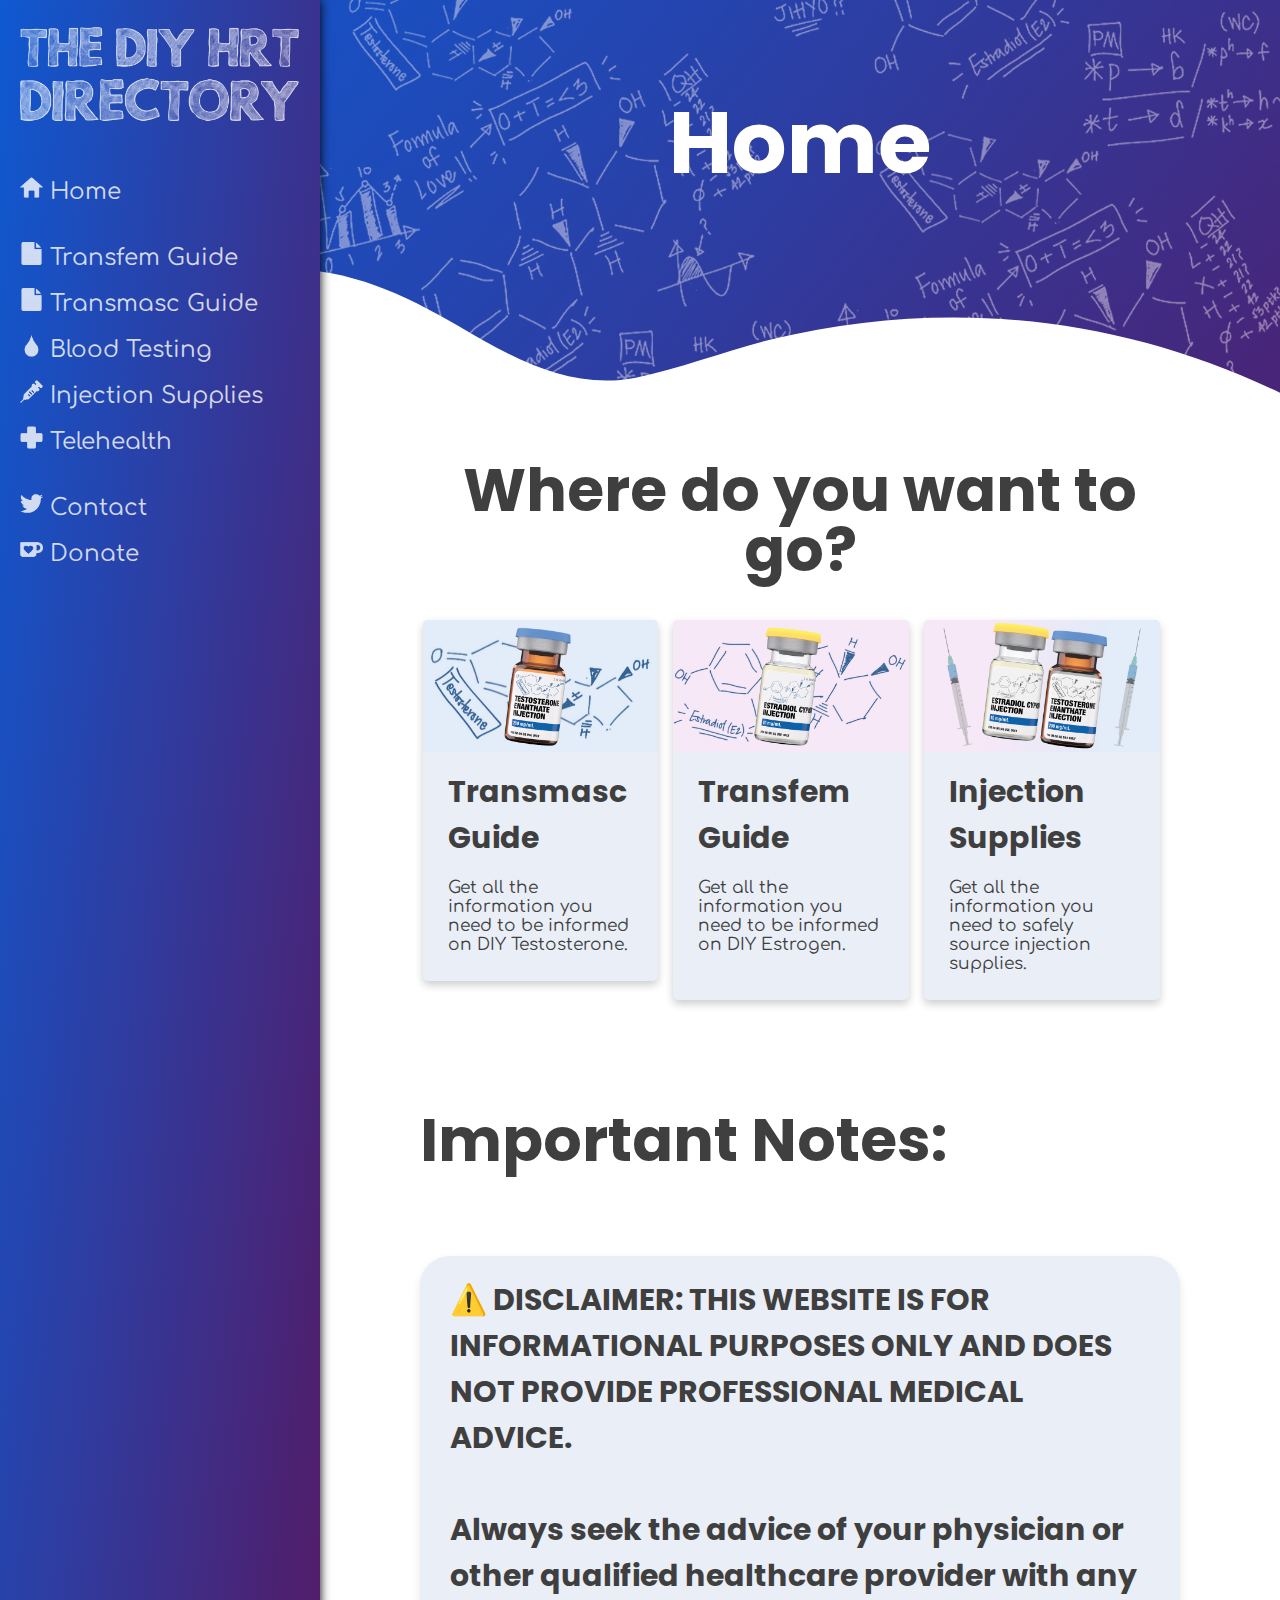
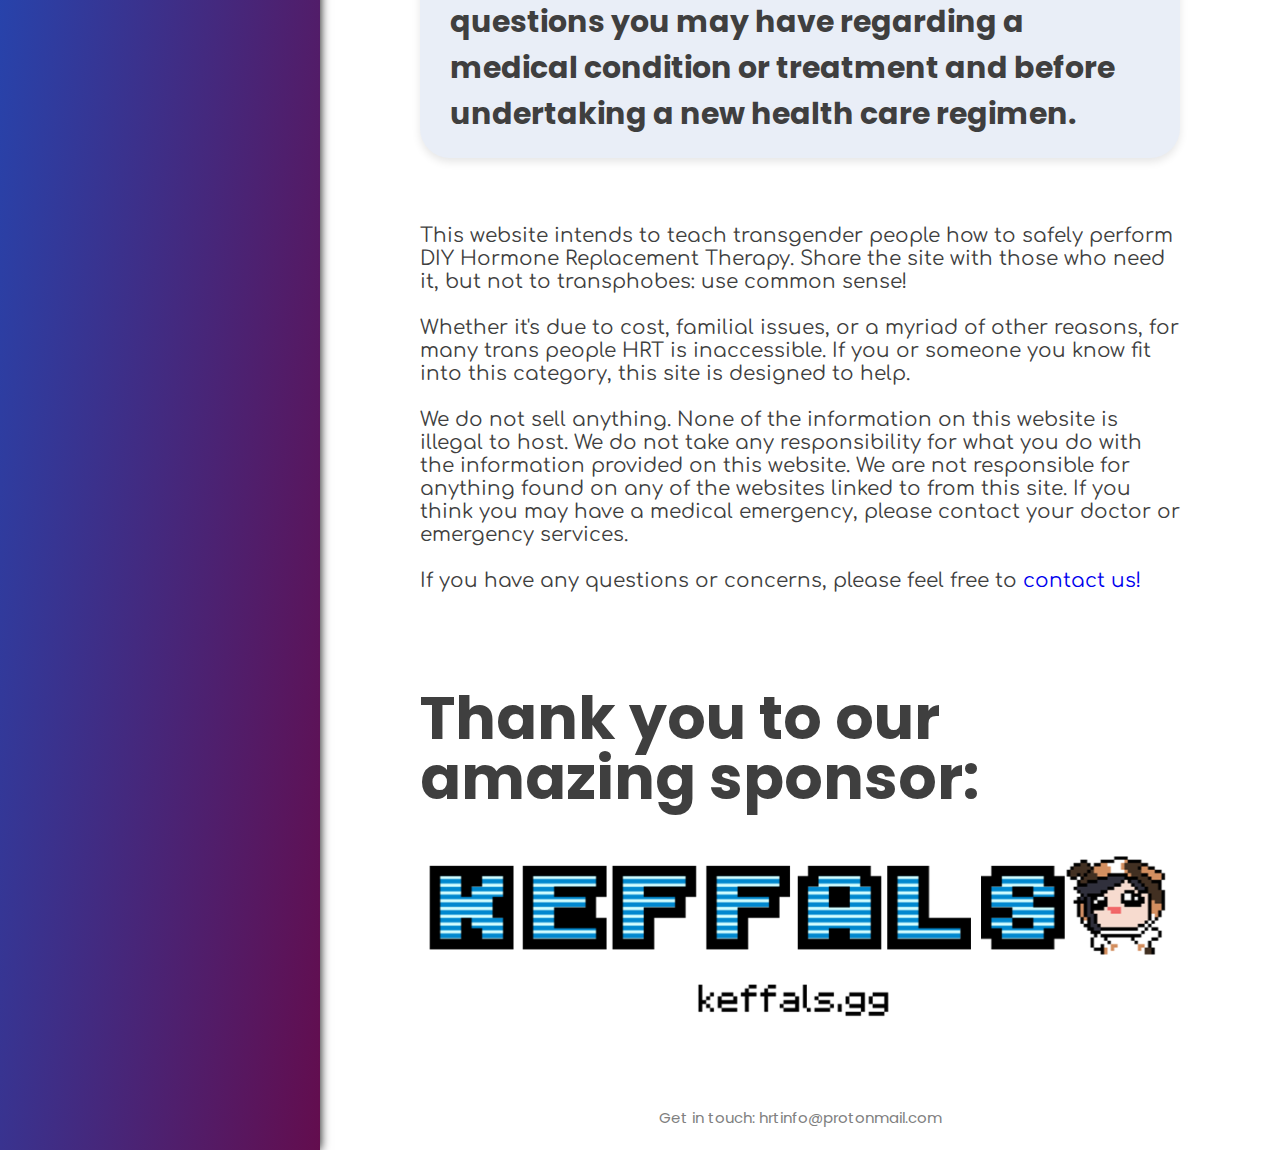
<file: index.html>
<!DOCTYPE html>
<html>
<head>
<link id="theme" rel="stylesheet"type="text/css" href="css/main.css" title="main" />
<meta name="viewport" content="width=device-width, initial-scale=1">
<link href='https://fonts.googleapis.com/css?family=Comfortaa' rel='stylesheet'>
<link href="https://fonts.googleapis.com/css2?family=Poppins:wght@600&display=swap" rel="stylesheet">

<title>DIY HRT Directory</title>
<meta name="title" content="The DIY HRT Directory">
<meta name="description" content="All the information you need to be informed on DIY Hormone Replacement Therapy">

<!-- Open Graph / Facebook -->
<meta property="og:type" content="website">
<meta property="og:url" content="https://diyhrt.github.io">
<meta property="og:title" content="The DIY HRT Directory">
<meta property="og:description" content="All the information you need to be informed on DIY Hormone Replacement Therapy">
<meta property="og:image" content="https://raw.githubusercontent.com/diyhrt/diyhrt.github.io/main/images/embed.png">

<!-- Twitter -->
<meta property="twitter:card" content="summary_large_image">
<meta property="twitter:url" content="https://diyhrt.github.io">
<meta property="twitter:title" content="The DIY HRT Directory">
<meta property="twitter:description" content="All the information you need to be informed on DIY Hormone Replacement Therapy">
<meta property="twitter:image" content="https://raw.githubusercontent.com/diyhrt/diyhrt.github.io/main/images/embed.png">

<!-- Favicon -->
<link rel="apple-touch-icon" sizes="180x180" href="images/favicon_io/apple-touch-icon.png">
<link rel="icon" type="image/png" sizes="32x32" href="images/favicon_io/favicon-32x32.png">
<link rel="icon" type="image/png" sizes="16x16" href="images/favicon_io/favicon-16x16.png">
<link rel="manifest" href="/site.webmanifest">
</head>


<body>
<!-- Sidebar -->
<div class="sidenav">
  <a href="index" style="padding: 0 0 16px 0">
    <img src="images/title.png" alt="Italian Trulli" class="logo">
  </a>

  <div class = "linkGroup">
    <a href="index"><img src="images/home.png" class="navSymbol"> Home</a>
  </div>

  <div class = "linkGroup">
    <a href="transfem"><img src="images/doc.png" class="navSymbol"> Transfem Guide</a>
    <a href="transmasc"><img src="images/doc.png" class="navSymbol"> Transmasc Guide</a>
    <a href="bloodtests"><img src="images/blood.png" class="navSymbol"> Blood Testing</a>
    <a href="injectionsupplies"><img src="images/needle2.png" class="navSymbol"> Injection Supplies</a>
    <a href="apps"><img src="images/apps.png" class="navSymbol"> Telehealth</a>
  </div>

  <div class = "linkGroup">
    <a href="contact"><img src="images/twitter.png" class="navSymbol"> Contact</a>
    <a href="https://ko-fi.com/bobposting" target="_blank"><img src="images/kofi.png" class="navSymbol"> Donate</a>
  </div>
</div>


<section class="banner">
  <h1> Home </h1>
</section>

<div class="main">
  <div class="custom-shape-divider-bottom-1645502261">
      <svg data-name="Layer 1" xmlns="http://www.w3.org/2000/svg" viewBox="0 0 1200 120" preserveAspectRatio="none">
          <!--  <path d="M0,0V46.29c47.79,22.2,103.59,32.17,158,28,70.36-5.37,136.33-33.31,206.8-37.5C438.64,32.43,512.34,53.67,583,72.05c69.27,18,138.3,24.88,209.4,13.08,36.15-6,69.85-17.84,104.45-29.34C989.49,25,1113-14.29,1200,52.47V0Z" opacity=".25" class="shape-fill"></path>
          <path d="M0,0V15.81C13,36.92,27.64,56.86,47.69,72.05,99.41,111.27,165,111,224.58,91.58c31.15-10.15,60.09-26.07,89.67-39.8,40.92-19,84.73-46,130.83-49.67,36.26-2.85,70.9,9.42,98.6,31.56,31.77,25.39,62.32,62,103.63,73,40.44,10.79,81.35-6.69,119.13-24.28s75.16-39,116.92-43.05c59.73-5.85,113.28,22.88,168.9,38.84,30.2,8.66,59,6.17,87.09-7.5,22.43-10.89,48-26.93,60.65-49.24V0Z" opacity=".5" class="shape-fill"></path>
          -->
          <path d="M0,0V5.63C149.93,59,314.09,71.32,475.83,42.57c43-7.64,84.23-20.12,127.61-26.46,59-8.63,112.48,12.24,165.56,35.4C827.93,77.22,886,95.24,951.2,90c86.53-7,172.46-45.71,248.8-84.81V0Z" class="shape-fill"></path>
      </svg>
  </div>


<!-- Main content -->


<section class="boxArea">
    <h2>Where do you want to go?</h2>
    <div class="row">
  <div class="column">
    <a href="transmasc"> <!-- LINK TO PAGE HERE -->
      <div class="card">
        <img src="images/masc.png">
        <h3>Transmasc Guide</h3>
        <p> Get all the information you need to be informed on DIY Testosterone.</p>
      </div>
    </a>
  </div>


  <div class="column">
    <a href="transfem"> <!-- LINK TO PAGE HERE -->
      <div class="card">
        <img src="images/femme.png">
        <h3>Transfem Guide</h3>
        <p> Get all the information you need to be informed on DIY Estrogen.          </p>
      </div>
    </a>
  </div>


  <div class="column">
    <a href="injectionsupplies"> <!-- LINK TO PAGE HERE -->
      <div class="card">
        <img src="images/needles.png">
        <h3>Injection Supplies</h3>
        <p> Get all the information you need to safely source injection supplies.          </p>
      </div>
    </a>
  </div>
</div>
</section>

<h2>Important Notes:</h2>
<p><br><br></p>
<div class="notes">
  <h1>⚠️     DISCLAIMER: THIS WEBSITE IS FOR INFORMATIONAL PURPOSES ONLY AND DOES NOT PROVIDE PROFESSIONAL MEDICAL ADVICE.<br><br>Always seek the advice of your physician or other qualified healthcare provider with any questions you may have regarding a medical condition or treatment and before undertaking a new health care regimen.</h1>
</div>
  <p><br><br>
    This website intends to teach transgender people how to safely perform DIY Hormone Replacement Therapy. Share the site with those who need it, but not to transphobes: use common sense!
    </br></br>
    Whether it's due to cost, familial issues, or a myriad of other reasons, for many trans people HRT is inaccessible.  If you or someone you know fit into this category, this site is designed to help.
    </br></br>
    We do not sell anything. None of the information on this website is illegal to host. We do not take any responsibility for what you do with the information provided on this website. We are not responsible for anything found on any of the websites linked to from this site. If you think you may have a medical emergency, please contact your doctor or emergency services.
  </br></br>
  If you have any questions or concerns, please feel free to <a href="contact">contact us!</a>
  </br></br></br>
  </p>


<h2>Thank you to our amazing sponsor:</h2>
<p>
  <a href = "https://www.keffals.gg/" target="_blank" rel="noopener noreferrer">
  <img src="images/keffals.png" class="contentImage" style="width:99%;">
  </a>
</p>
</div>
</body>

<footer>
<a href="mailto:hrtinfo@protonmail.com" target="_blank" rel="noopener noreferrer">Get in touch: hrtinfo@protonmail.com </a>
</footer>
</html>
</file>
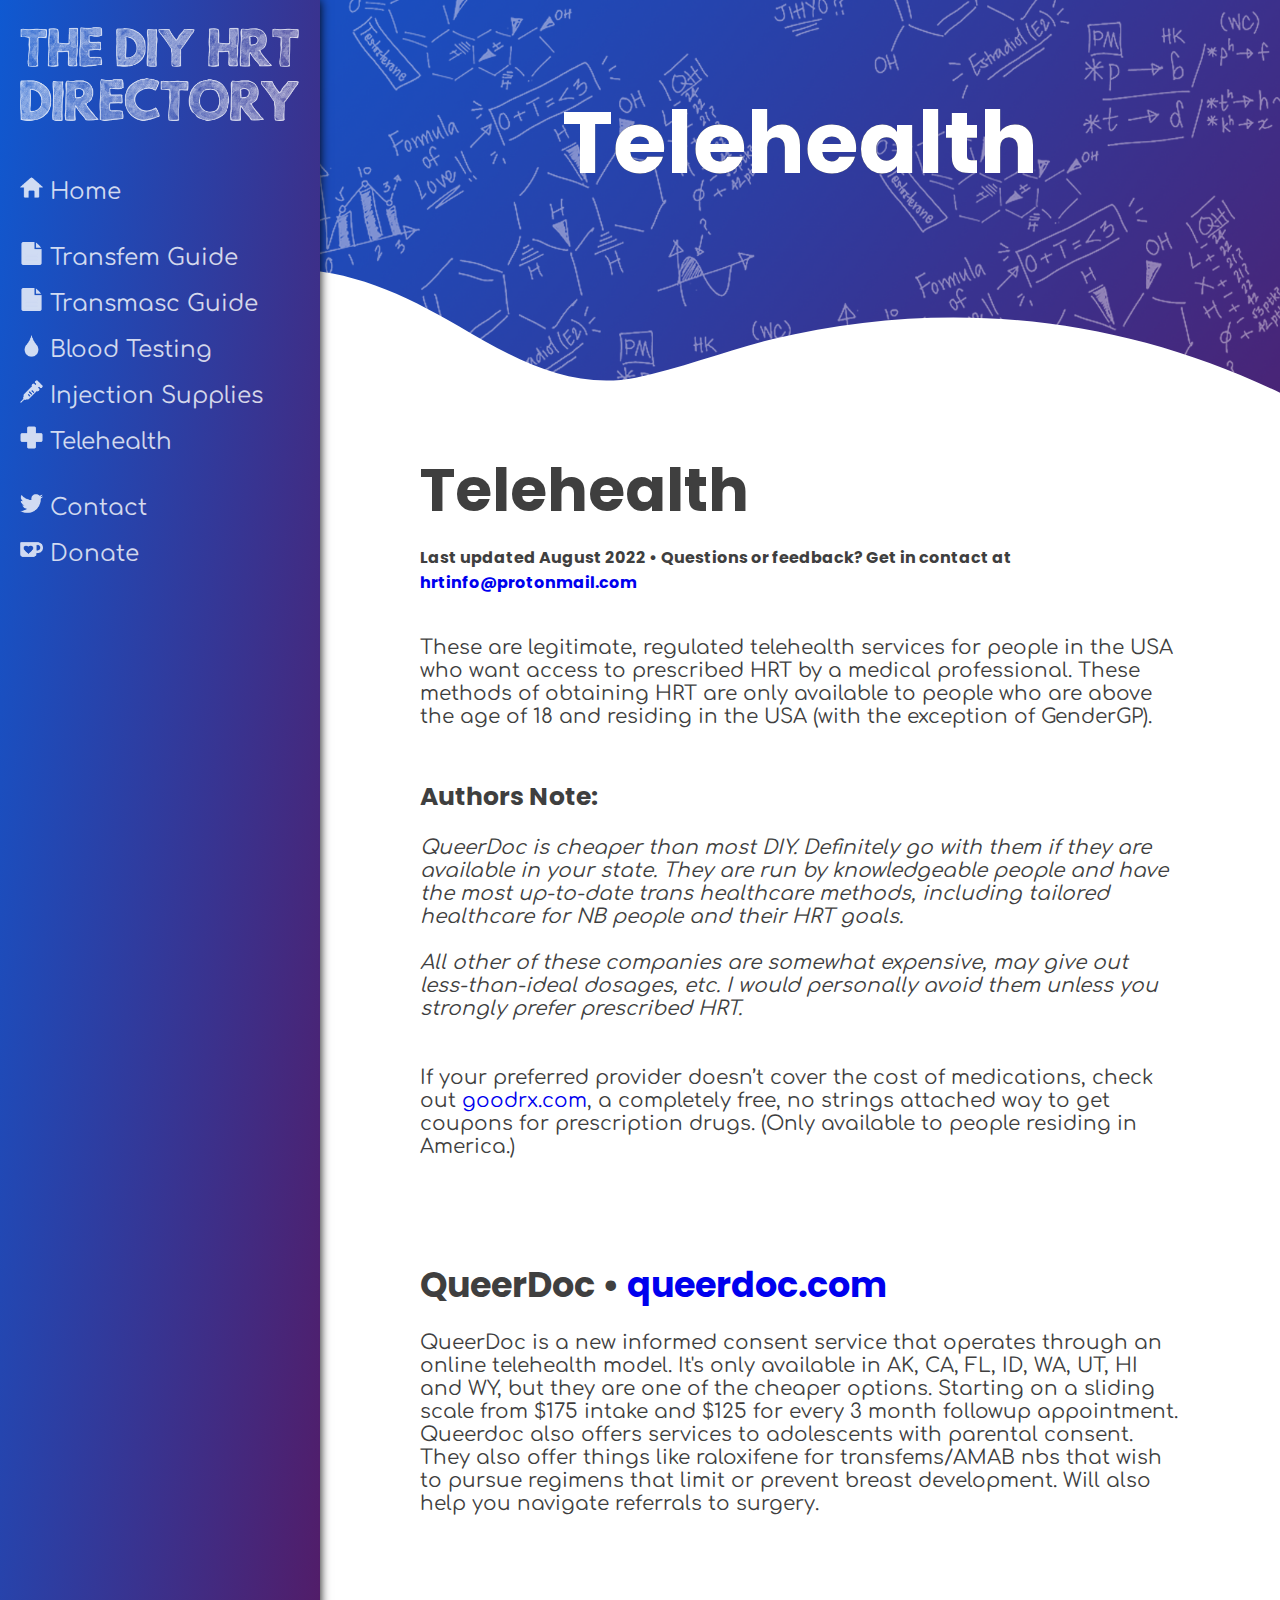
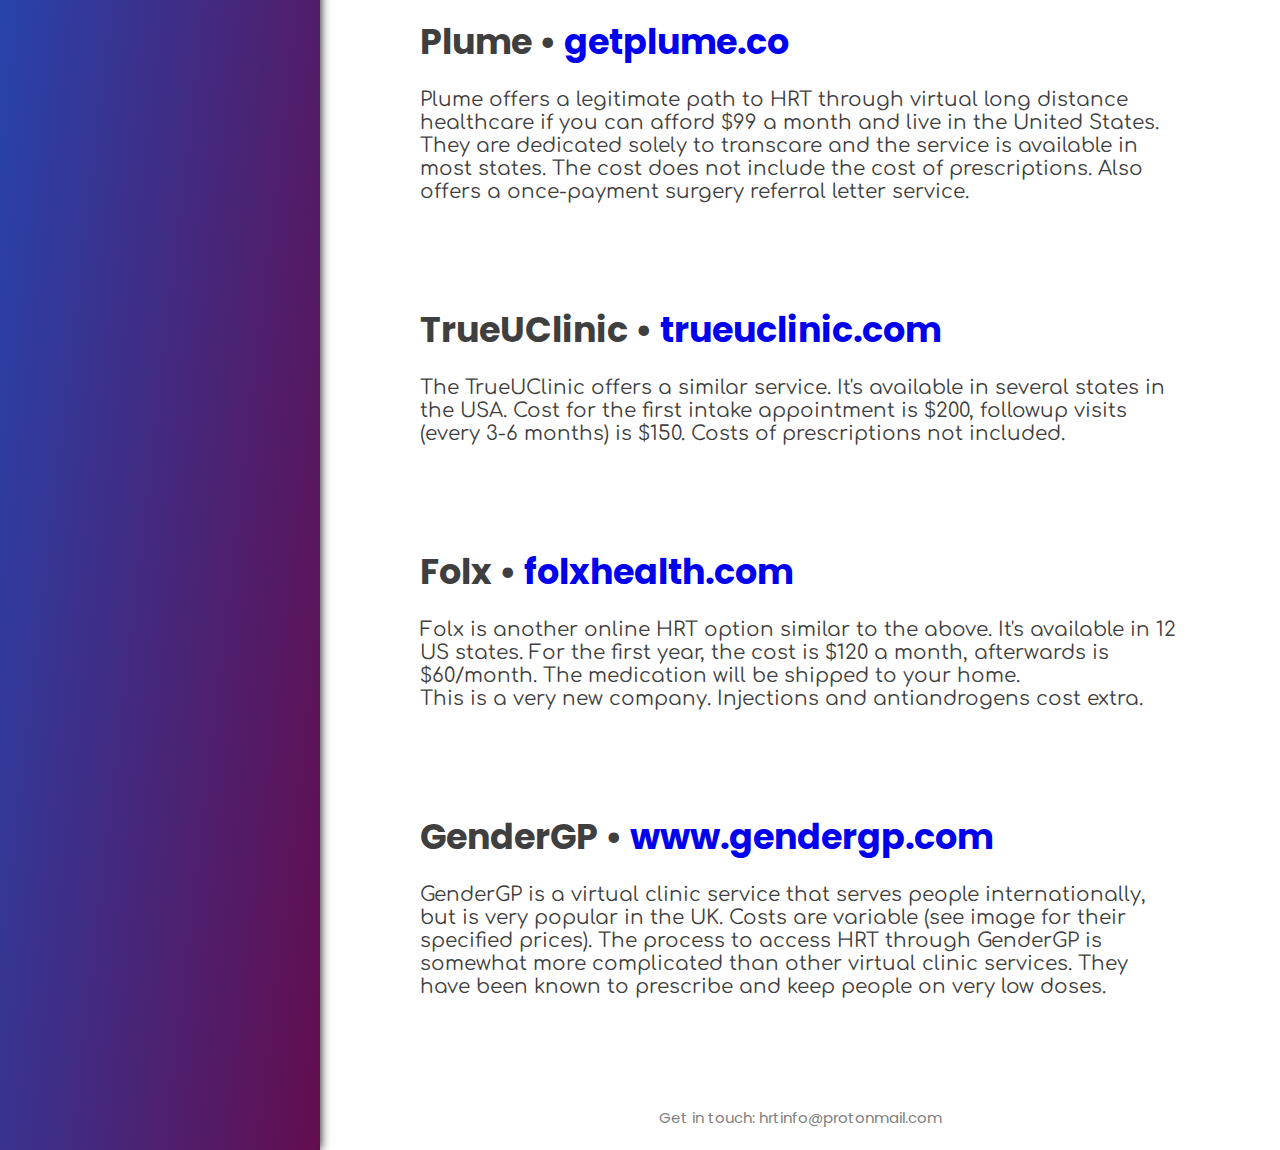
<file: apps.html>
<!DOCTYPE html>
<html>
<head>
<link id="theme" rel="stylesheet"type="text/css" href="css/main.css" title="main" />
<meta name="viewport" content="width=device-width, initial-scale=1">
<link href='https://fonts.googleapis.com/css?family=Comfortaa' rel='stylesheet'>
<link href="https://fonts.googleapis.com/css2?family=Poppins:wght@600&display=swap" rel="stylesheet">

<title>DIY HRT Directory | Apps</title>
<meta name="title" content="The DIY HRT Directory | Apps">
<meta name="description" content="All the information you need to be informed on DIY Hormone Replacement Therapy">

<!-- Open Graph / Facebook -->
<meta property="og:type" content="website">
<meta property="og:url" content="https://diyhrt.github.io">
<meta property="og:title" content="The DIY HRT Directory | Apps">
<meta property="og:description" content="All the information you need to be informed on DIY Hormone Replacement Therapy">
<meta property="og:image" content="https://raw.githubusercontent.com/diyhrt/diyhrt.github.io/main/images/embed.png">

<!-- Twitter -->
<meta property="twitter:card" content="summary_large_image">
<meta property="twitter:url" content="https://diyhrt.github.io">
<meta property="twitter:title" content="The DIY HRT Directory | Apps">
<meta property="twitter:description" content="All the information you need to be informed on DIY Hormone Replacement Therapy">
<meta property="twitter:image" content="https://raw.githubusercontent.com/diyhrt/diyhrt.github.io/main/images/embed.png">

<!-- Favicon -->
<link rel="apple-touch-icon" sizes="180x180" href="images/favicon_io/apple-touch-icon.png">
<link rel="icon" type="image/png" sizes="32x32" href="images/favicon_io/favicon-32x32.png">
<link rel="icon" type="image/png" sizes="16x16" href="images/favicon_io/favicon-16x16.png">
<link rel="manifest" href="/site.webmanifest">
</head>
<body>

<div class="sidenav">

  <a href="index" style="padding: 0 0 16px 0">
    <img src="images/title.png" alt="Italian Trulli" class="logo">
  </a>

  <div class = "linkGroup">
    <a href="index"><img src="images/home.png" class="navSymbol"> Home</a>
  </div>

  <div class = "linkGroup">
    <a href="transfem"><img src="images/doc.png" class="navSymbol"> Transfem Guide</a>
    <a href="transmasc"><img src="images/doc.png" class="navSymbol"> Transmasc Guide</a>
    <a href="bloodtests"><img src="images/blood.png" class="navSymbol"> Blood Testing</a>
    <a href="injectionsupplies"><img src="images/needle2.png" class="navSymbol"> Injection Supplies</a>
    <a href="apps"><img src="images/apps.png" class="navSymbol"> Telehealth</a>
  </div>

  <div class = "linkGroup">
    <a href="contact"><img src="images/twitter.png" class="navSymbol"> Contact</a>
    <a href="https://ko-fi.com/bobposting" target="_blank"><img src="images/kofi.png" class="navSymbol"> Donate</a>
  </div>

  <!-- <div class = "linkGroup">
    <select onchange="location = this.value;", id="language">
      <option value="">🇬🇧 English</option>
      <option value="pt/apps">🇵🇹 Português</option>
    </select>
  </div> -->
  
</div>

<section class="banner">
  <h1>Telehealth</h1>
  <div class = "linkGroup">
    <!-- <select onchange="location = this.value;", id="language">
      <option value="">🇬🇧 English</option>
      <option value="pt/apps">🇵🇹 Português</option>
    </select> -->
    <!-- <div class="dropdown" style="float:right;">
      <button class="dropbtn">🇬🇧 English</button>
      <div class="dropdown-content">
      <a href="">🇬🇧 English</a>
      <a href="pt/apps.html">🇵🇹 Português</a>
      </div>
    </div> -->
  </div>
</section>

<div class="main">
  <div class="custom-shape-divider-bottom-1645502261">
      <svg data-name="Layer 1" xmlns="http://www.w3.org/2000/svg" viewBox="0 0 1200 120" preserveAspectRatio="none">
          <path d="M0,0V5.63C149.93,59,314.09,71.32,475.83,42.57c43-7.64,84.23-20.12,127.61-26.46,59-8.63,112.48,12.24,165.56,35.4C827.93,77.22,886,95.24,951.2,90c86.53-7,172.46-45.71,248.8-84.81V0Z" class="shape-fill"></path>
      </svg>
  </div>

<h2>Telehealth</h2> </br>
<h4> Last updated August 2022 • Questions or feedback? Get in contact at <a href="mailto:hrtinfo@protonmail.com" target="_blank" rel="noopener noreferrer">hrtinfo@protonmail.com </a></h4>

<p>These are legitimate, regulated telehealth services for people in the USA who want access to prescribed HRT by a medical professional. These methods of obtaining HRT are only available to people who are above the age of 18 and residing in the USA (with the exception of GenderGP). </p>

<h6>Authors Note:</h6>
<p><i>
  QueerDoc is cheaper than most DIY. Definitely go with them if they are available in your state. They are run by knowledgeable people and have the most up-to-date trans healthcare methods, including tailored healthcare for NB people and their HRT goals.
  </br></br>
  All other of these companies are somewhat expensive, may give out less-than-ideal dosages, etc. I would personally avoid them unless you strongly prefer prescribed HRT.
  </i></br></br></br>
  If your preferred provider doesn’t cover the cost of medications, check out <a href="https://www.goodrx.com/" target="_blank" rel="noopener noreferrer">goodrx.com</a>, a completely free, no strings attached way to get coupons for prescription drugs. (Only available to people residing in America.)
</p>

<h5>QueerDoc • <a href="https://queerdoc.com/" target="_blank" rel="noopener noreferrer">queerdoc.com</a></h5>
<p>
  QueerDoc is a new informed consent service that operates through an online telehealth model. It's only available in AK, CA, FL, ID, WA, UT, HI and WY, but they are one of the cheaper options. Starting on a sliding scale from $175 intake and $125 for every 3 month followup appointment. Queerdoc also offers services to adolescents with parental consent. They also offer things like raloxifene for transfems/AMAB nbs that wish to pursue regimens that limit or prevent breast development. Will also help you navigate referrals to surgery.
</p>
<h5>Plume • <a href="https://getplume.co/" target="_blank" rel="noopener noreferrer">getplume.co</a></h5>
<p>
  Plume offers a legitimate path to HRT through virtual long distance healthcare if you can afford $99 a month and live in the United States. They are dedicated solely to transcare and the service is available in most states. The cost does not include the cost of prescriptions. Also offers a once-payment surgery referral letter service.
</p>
<h5>TrueUClinic • <a href="https://trueuclinic.com/" target="_blank" rel="noopener noreferrer">trueuclinic.com</a></h5>
<p>
The TrueUClinic offers a similar service. It's available in several states in the USA. Cost for the first intake appointment is $200, followup visits (every 3-6 months) is $150. Costs of prescriptions not included.
</p>
<h5>Folx • <a href="https://www.folxhealth.com/" target="_blank" rel="noopener noreferrer">folxhealth.com</a></h5>
<p>
  Folx is another online HRT option similar to the above. It's available in 12 US states. For the first year, the cost is $120 a month, afterwards is $60/month. The medication will be shipped to your home.</br>
  This is a very new company. Injections and antiandrogens cost extra.
</p>
<h5>GenderGP • <a href="https://www.gendergp.com/" target="_blank" rel="noopener noreferrer">www.gendergp.com</a></h5>
<p>
  GenderGP is a virtual clinic service that serves people internationally, but is very popular in the UK. Costs are variable (see image for their specified prices). The process to access HRT through GenderGP is somewhat more complicated than other virtual clinic services. They have been known to prescribe and keep people on very low doses.
</p>


</br></br>
</div>
</body>

<footer>
<a href="mailto:hrtinfo@protonmail.com" target="_blank" rel="noopener noreferrer">Get in touch: hrtinfo@protonmail.com </a>
</footer>
</html>
</file>
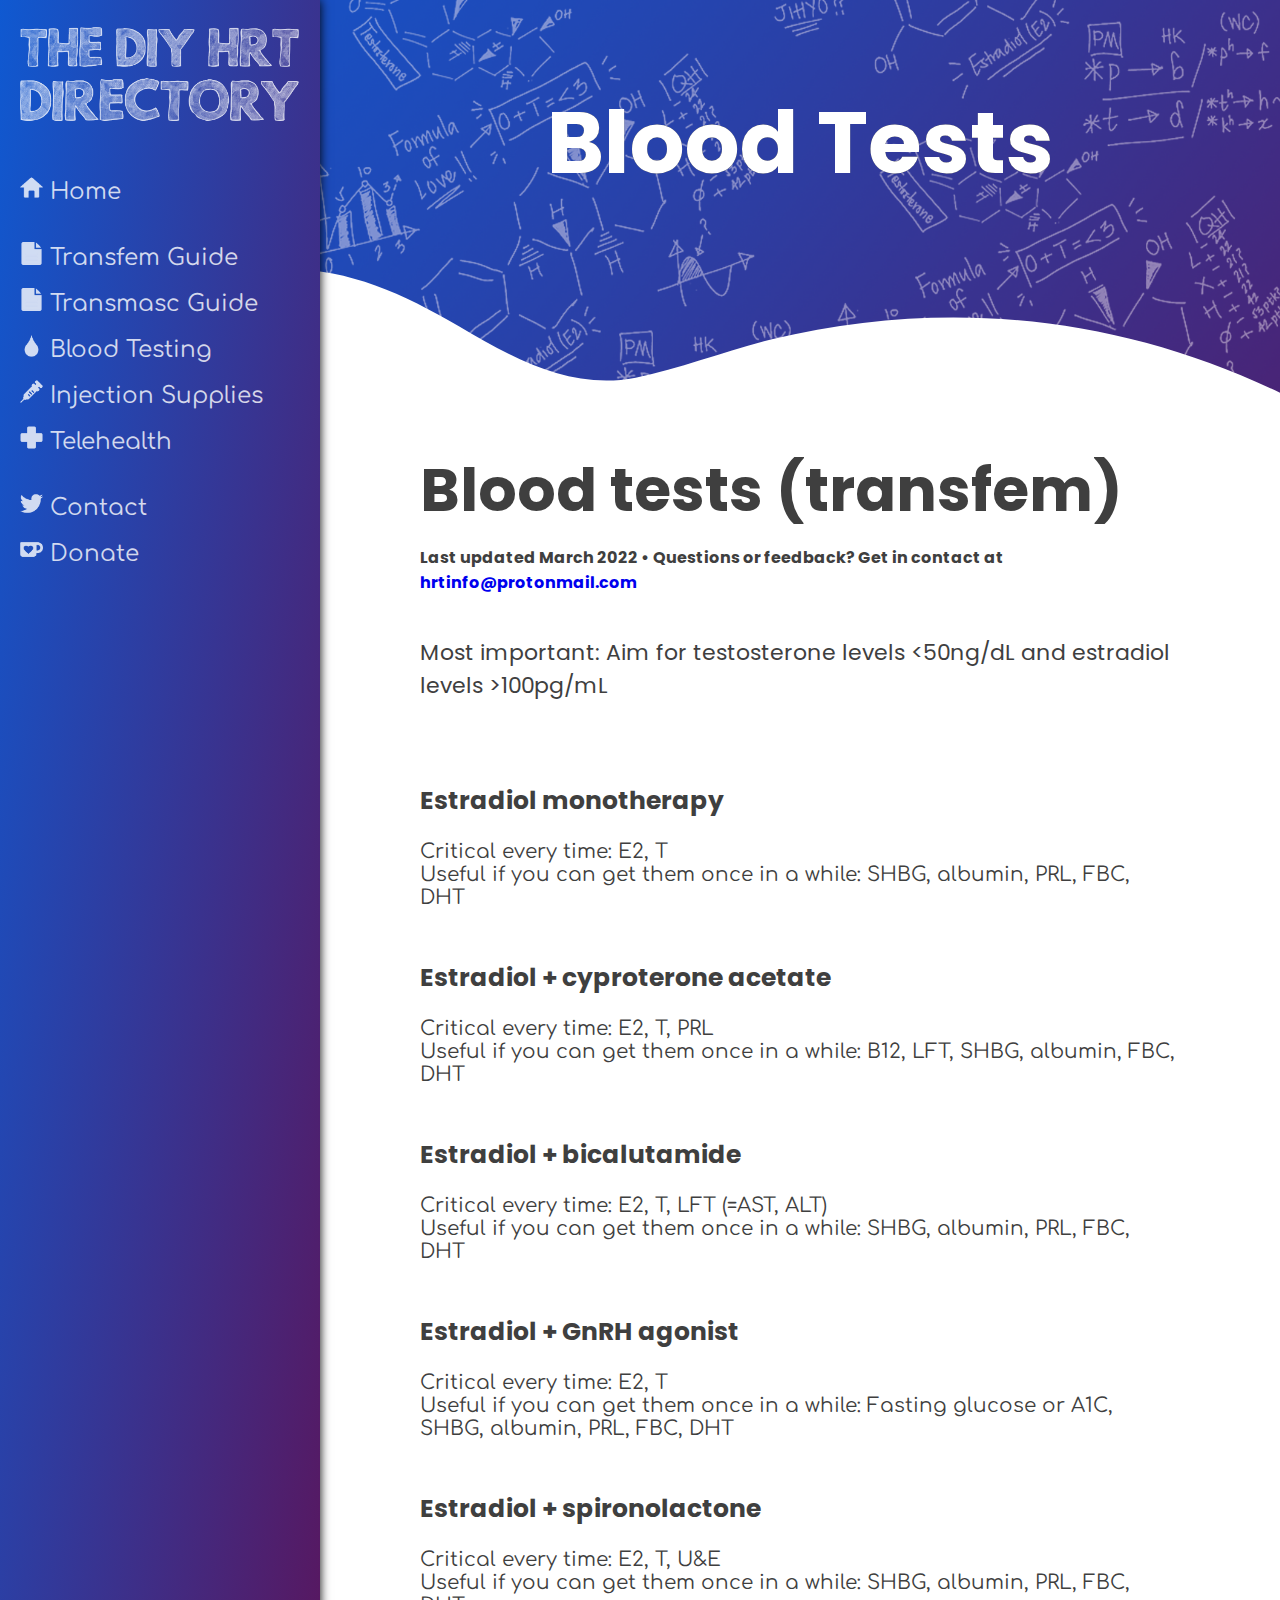
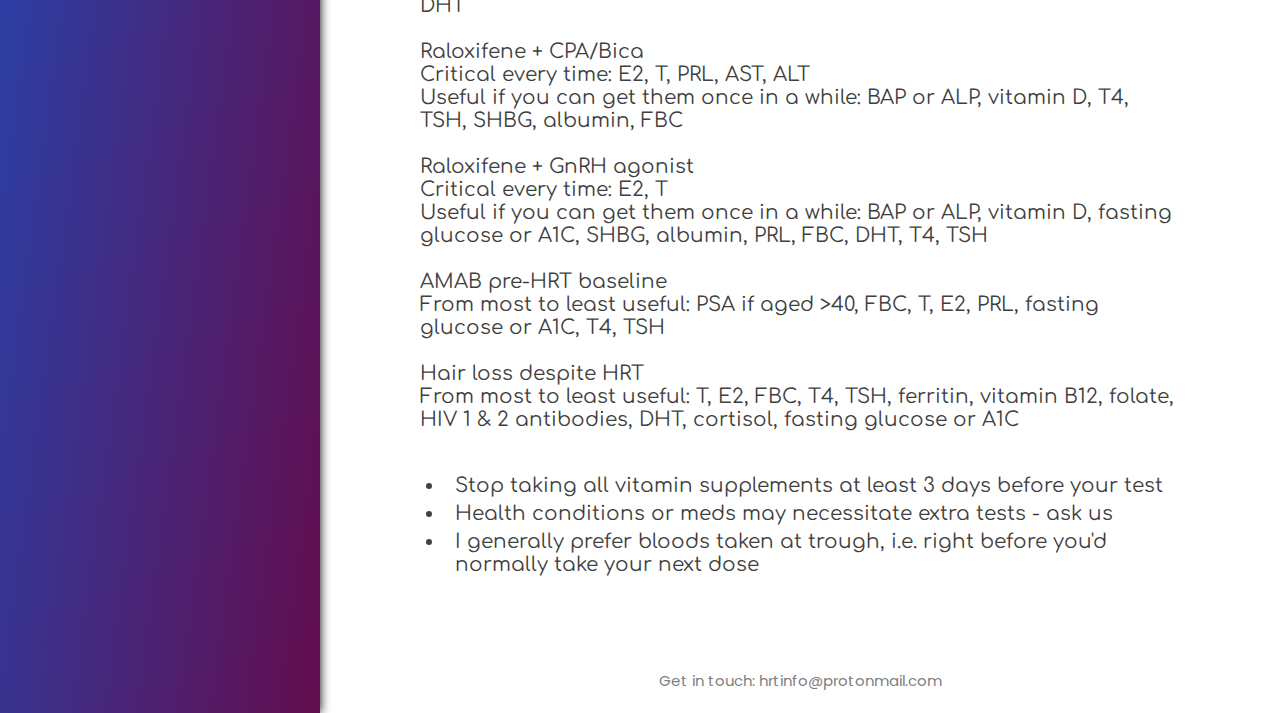
<file: bloodtests.html>
<!DOCTYPE html>
<html>
<head>
<link id="theme" rel="stylesheet"type="text/css" href="css/main.css" title="main" />
<meta name="viewport" content="width=device-width, initial-scale=1">
<link href='https://fonts.googleapis.com/css?family=Comfortaa' rel='stylesheet'>
<link href="https://fonts.googleapis.com/css2?family=Poppins:wght@600&display=swap" rel="stylesheet">

<title>DIY HRT Directory | Blood Tests</title>
<meta name="title" content="The DIY HRT Directory | Blood Tests">
<meta name="description" content="All the information you need to be informed on DIY Hormone Replacement Therapy">

<!-- Open Graph / Facebook -->
<meta property="og:type" content="website">
<meta property="og:url" content="https://diyhrt.github.io">
<meta property="og:title" content="The DIY HRT Directory | Blood Tests">
<meta property="og:description" content="All the information you need to be informed on DIY Hormone Replacement Therapy">
<meta property="og:image" content="https://raw.githubusercontent.com/diyhrt/diyhrt.github.io/main/images/embed.png">

<!-- Twitter -->
<meta property="twitter:card" content="summary_large_image">
<meta property="twitter:url" content="https://diyhrt.github.io">
<meta property="twitter:title" content="The DIY HRT Directory | Blood Tests">
<meta property="twitter:description" content="All the information you need to be informed on DIY Hormone Replacement Therapy">
<meta property="twitter:image" content="https://raw.githubusercontent.com/diyhrt/diyhrt.github.io/main/images/embed.png">

<!-- Favicon -->
<link rel="apple-touch-icon" sizes="180x180" href="images/favicon_io/apple-touch-icon.png">
<link rel="icon" type="image/png" sizes="32x32" href="images/favicon_io/favicon-32x32.png">
<link rel="icon" type="image/png" sizes="16x16" href="images/favicon_io/favicon-16x16.png">
<link rel="manifest" href="/site.webmanifest">
</head>
<body>

<div class="sidenav">

  <a href="index" style="padding: 0 0 16px 0">
    <img src="images/title.png" alt="Italian Trulli" class="logo">
  </a>

  <div class = "linkGroup">
    <a href="index"><img src="images/home.png" class="navSymbol"> Home</a>
  </div>

  <div class = "linkGroup">
    <a href="transfem"><img src="images/doc.png" class="navSymbol"> Transfem Guide</a>
    <a href="transmasc"><img src="images/doc.png" class="navSymbol"> Transmasc Guide</a>
    <a href="bloodtests"><img src="images/blood.png" class="navSymbol"> Blood Testing</a>
    <a href="injectionsupplies"><img src="images/needle2.png" class="navSymbol"> Injection Supplies</a>
    <a href="apps"><img src="images/apps.png" class="navSymbol"> Telehealth</a>
  </div>

  <div class = "linkGroup">
    <a href="contact"><img src="images/twitter.png" class="navSymbol"> Contact</a>
    <a href="https://ko-fi.com/bobposting" target="_blank"><img src="images/kofi.png" class="navSymbol"> Donate</a>
  </div>
</div>

<section class="banner">
  <h1>Blood Tests</h1>

</section>

<div class="main">
  <div class="custom-shape-divider-bottom-1645502261">
      <svg data-name="Layer 1" xmlns="http://www.w3.org/2000/svg" viewBox="0 0 1200 120" preserveAspectRatio="none">
          <path d="M0,0V5.63C149.93,59,314.09,71.32,475.83,42.57c43-7.64,84.23-20.12,127.61-26.46,59-8.63,112.48,12.24,165.56,35.4C827.93,77.22,886,95.24,951.2,90c86.53-7,172.46-45.71,248.8-84.81V0Z" class="shape-fill"></path>
      </svg>
  </div>

<h2>Blood tests (transfem)</h2> </br>
<h4> Last updated March 2022 • Questions or feedback? Get in contact at <a href="mailto:hrtinfo@protonmail.com" target="_blank" rel="noopener noreferrer">hrtinfo@protonmail.com </a></h4>

<h7>Most important: Aim for testosterone levels <50ng/dL and estradiol levels >100pg/mL</h7></br></br></br>

<h6>Estradiol monotherapy</h6>
<p>
  Critical every time: E2, T</br>
  Useful if you can get them once in a while: SHBG, albumin, PRL, FBC, DHT
</p>
<h6>Estradiol + cyproterone acetate</h6>
<p>
  Critical every time: E2, T, PRL</br>
  Useful if you can get them once in a while: B12, LFT, SHBG, albumin, FBC, DHT
</p>
<h6>Estradiol + bicalutamide</h6>
<p>
  Critical every time: E2, T, LFT (=AST, ALT)</br>
  Useful if you can get them once in a while: SHBG, albumin, PRL, FBC, DHT
</p>
<h6>Estradiol + GnRH agonist</h6>
<p>
  Critical every time: E2, T</br>
  Useful if you can get them once in a while: Fasting glucose or A1C, SHBG, albumin, PRL, FBC, DHT
</p>
<h6>Estradiol + spironolactone</h6>
<p>
  Critical every time: E2, T, U&E</br>
  Useful if you can get them once in a while: SHBG, albumin, PRL, FBC, DHT
  </br></br>
  Raloxifene + CPA/Bica</br>
  Critical every time: E2, T, PRL, AST, ALT</br>
  Useful if you can get them once in a while:  BAP or ALP, vitamin D, T4, TSH, SHBG, albumin, FBC
  </br></br>
  Raloxifene + GnRH agonist</br>
  Critical every time: E2, T</br>
  Useful if you can get them once in a while: BAP or ALP, vitamin D, fasting glucose or A1C, SHBG, albumin, PRL, FBC, DHT, T4, TSH
  </br></br>
  AMAB pre-HRT baseline</br>
  From most to least useful: PSA if aged >40, FBC, T, E2, PRL, fasting glucose or A1C, T4, TSH
  </br></br>
  Hair loss despite HRT</br>
  From most to least useful: T, E2, FBC, T4, TSH, ferritin, vitamin B12, folate, HIV 1 & 2 antibodies, DHT, cortisol, fasting glucose or A1C
  </br></br>
</p>
<li>Stop taking all vitamin supplements at least 3 days before your test</li>
<li>Health conditions or meds may necessitate extra tests - ask us</li>
<li>I generally prefer bloods taken at trough, i.e. right before you'd normally take your next dose </li>


</br></br>
</div>
</body>

<footer>
<a href="mailto:hrtinfo@protonmail.com" target="_blank" rel="noopener noreferrer">Get in touch: hrtinfo@protonmail.com </a>
</footer>
</html>
</file>
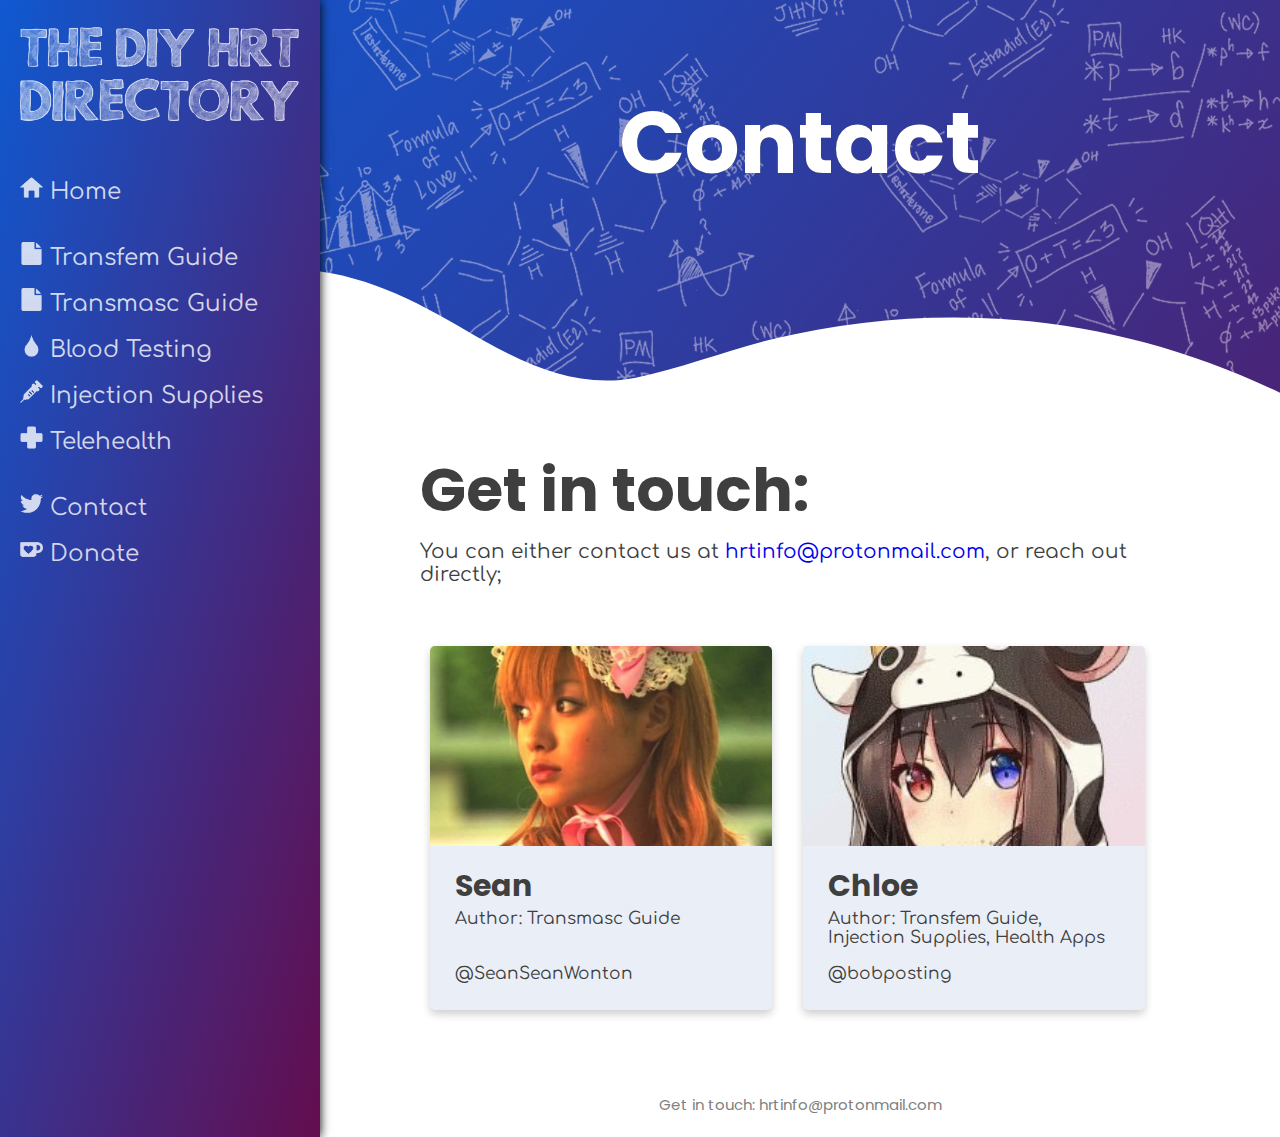
<file: contact.html>
<!DOCTYPE html>
<html>
<head>
<link id="theme" rel="stylesheet"type="text/css" href="css/main.css" title="main" />
<meta name="viewport" content="width=device-width, initial-scale=1">
<link href='https://fonts.googleapis.com/css?family=Comfortaa' rel='stylesheet'>
<link href="https://fonts.googleapis.com/css2?family=Poppins:wght@600&display=swap" rel="stylesheet">

<title>DIY HRT Directory | Contact</title>
<meta name="title" content="The DIY HRT Directory | Contact">
<meta name="description" content="All the information you need to be informed on DIY Hormone Replacement Therapy">

<!-- Open Graph / Facebook -->
<meta property="og:type" content="website">
<meta property="og:url" content="https://diyhrt.github.io">
<meta property="og:title" content="The DIY HRT Directory | Contact">
<meta property="og:description" content="All the information you need to be informed on DIY Hormone Replacement Therapy">
<meta property="og:image" content="https://raw.githubusercontent.com/diyhrt/diyhrt.github.io/main/images/embed.png">

<!-- Twitter -->
<meta property="twitter:card" content="summary_large_image">
<meta property="twitter:url" content="https://diyhrt.github.io">
<meta property="twitter:title" content="The DIY HRT Directory | Contact">
<meta property="twitter:description" content="All the information you need to be informed on DIY Hormone Replacement Therapy">
<meta property="twitter:image" content="https://raw.githubusercontent.com/diyhrt/diyhrt.github.io/main/images/embed.png">

<!-- Favicon -->
<link rel="apple-touch-icon" sizes="180x180" href="images/favicon_io/apple-touch-icon.png">
<link rel="icon" type="image/png" sizes="32x32" href="images/favicon_io/favicon-32x32.png">
<link rel="icon" type="image/png" sizes="16x16" href="images/favicon_io/favicon-16x16.png">
<link rel="manifest" href="/site.webmanifest">
</head>


<body>
<div class="sidenav">
  <a href="index" style="padding: 0 0 16px 0">
    <img src="images/title.png" alt="Italian Trulli" class="logo">
  </a>

  <div class = "linkGroup">
    <a href="index"><img src="images/home.png" class="navSymbol"> Home</a>
  </div>

  <div class = "linkGroup">
    <a href="transfem"><img src="images/doc.png" class="navSymbol"> Transfem Guide</a>
    <a href="transmasc"><img src="images/doc.png" class="navSymbol"> Transmasc Guide</a>
    <a href="bloodtests"><img src="images/blood.png" class="navSymbol"> Blood Testing</a>
    <a href="injectionsupplies"><img src="images/needle2.png" class="navSymbol"> Injection Supplies</a>
    <a href="apps"><img src="images/apps.png" class="navSymbol"> Telehealth</a>
  </div>

  <div class = "linkGroup">
    <a href="contact"><img src="images/twitter.png" class="navSymbol"> Contact</a>
    <a href="https://ko-fi.com/bobposting" target="_blank"><img src="images/kofi.png" class="navSymbol"> Donate</a>
  </div>
</div>

<section class="banner">
  <h1> Contact </h1>
</section>

<div class="main">
  <div class="custom-shape-divider-bottom-1645502261">
      <svg data-name="Layer 1" xmlns="http://www.w3.org/2000/svg" viewBox="0 0 1200 120" preserveAspectRatio="none">
          <path d="M0,0V5.63C149.93,59,314.09,71.32,475.83,42.57c43-7.64,84.23-20.12,127.61-26.46,59-8.63,112.48,12.24,165.56,35.4C827.93,77.22,886,95.24,951.2,90c86.53-7,172.46-45.71,248.8-84.81V0Z" class="shape-fill"></path>
      </svg>
  </div>

<!-- Main content -->

<h2>Get in touch:</h2>
<p> You can either contact us at <a href="mailto:hrtinfo@protonmail.com" target="_blank" rel="noopener noreferrer">hrtinfo@protonmail.com</a>, or reach out directly;</p>


  <div class="row">
    <div class="column2">
      <a href="https://twitter.com/SeanSeanWonton" target="_blank" rel="noopener noreferrer">
        <div class="contact">
          <!-- <img src="https://unavatar.io/twitter/SeanSeanWonton" class="contactBanner"> -->
          <img src="images/sean.jpg" class="contactBanner">
          <h3>Sean</h3>
          <p>Author: Transmasc Guide                                </p>
          <p>@SeanSeanWonton</p>
        </div>
      </a>
    </div>

<div class="column2">
  <a href="https://twitter.com/bobposting" target="_blank" rel="noopener noreferrer">
    <div class="contact">
      <!-- <img src="https://unavatar.io/twitter/bobposting" class="contactBanner"> -->
      <img src="images/chloe.jpg" class="contactBanner">
      <h3>Chloe</h3>
      <p>Author: Transfem Guide, Injection Supplies, Health Apps</p>
      <p>@bobposting</p>
    </div>
  </a>
</div>

</div>
</br>
</div>
</body>

<footer>
<a href="mailto:hrtinfo@protonmail.com" target="_blank" rel="noopener noreferrer">Get in touch: hrtinfo@protonmail.com </a>
</footer>
</html>
</file>
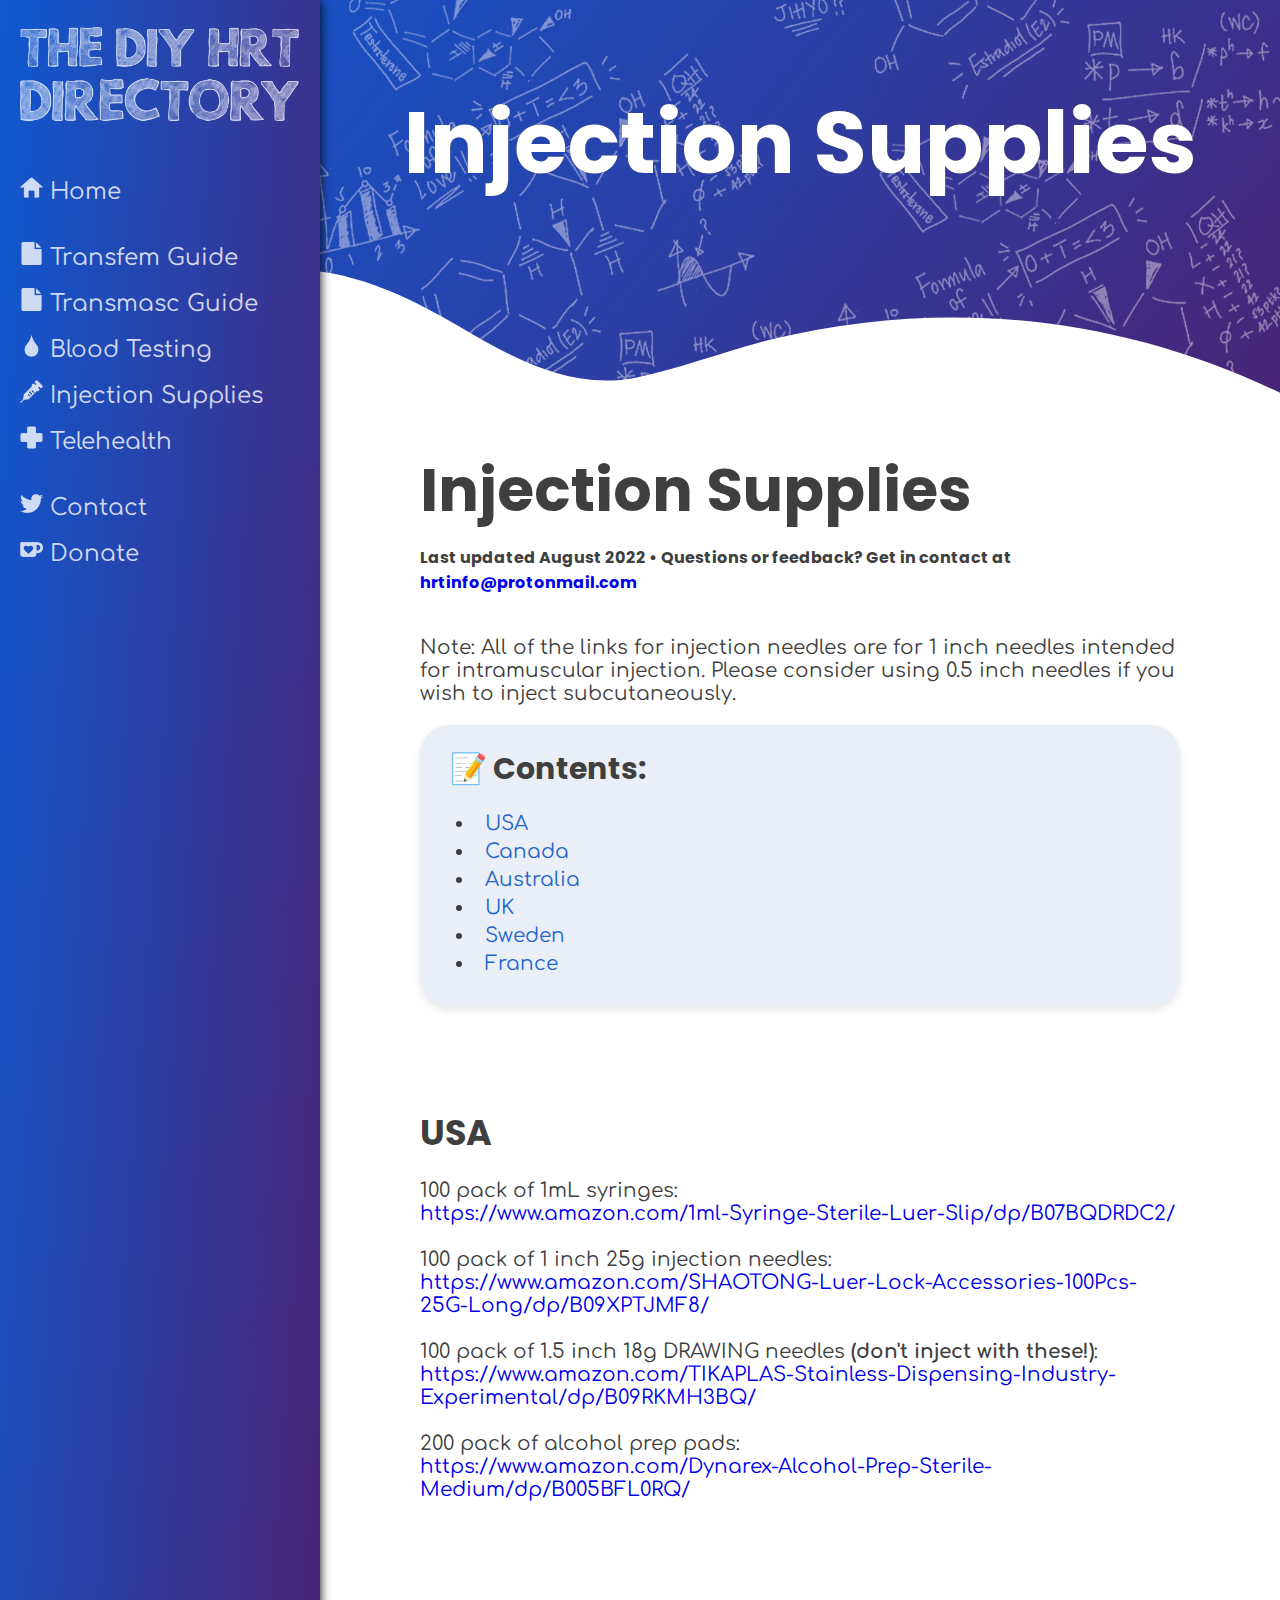
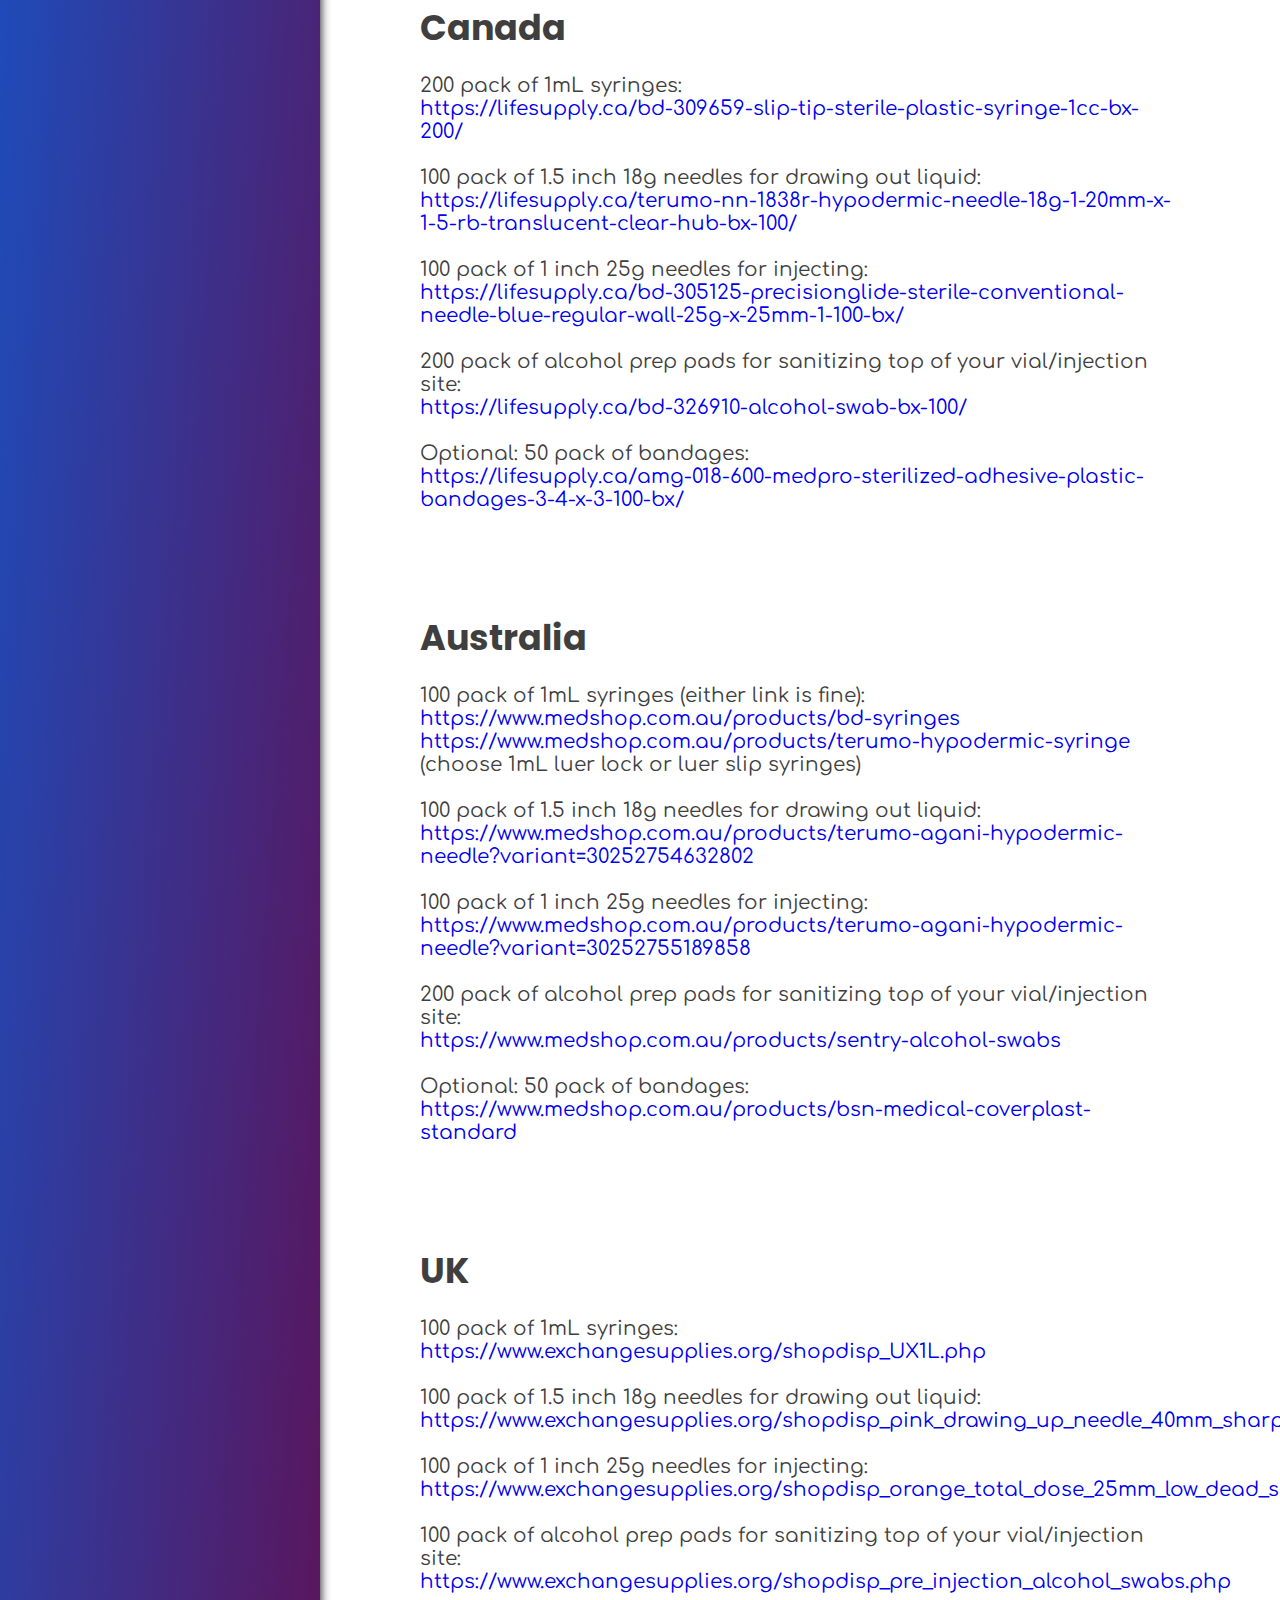
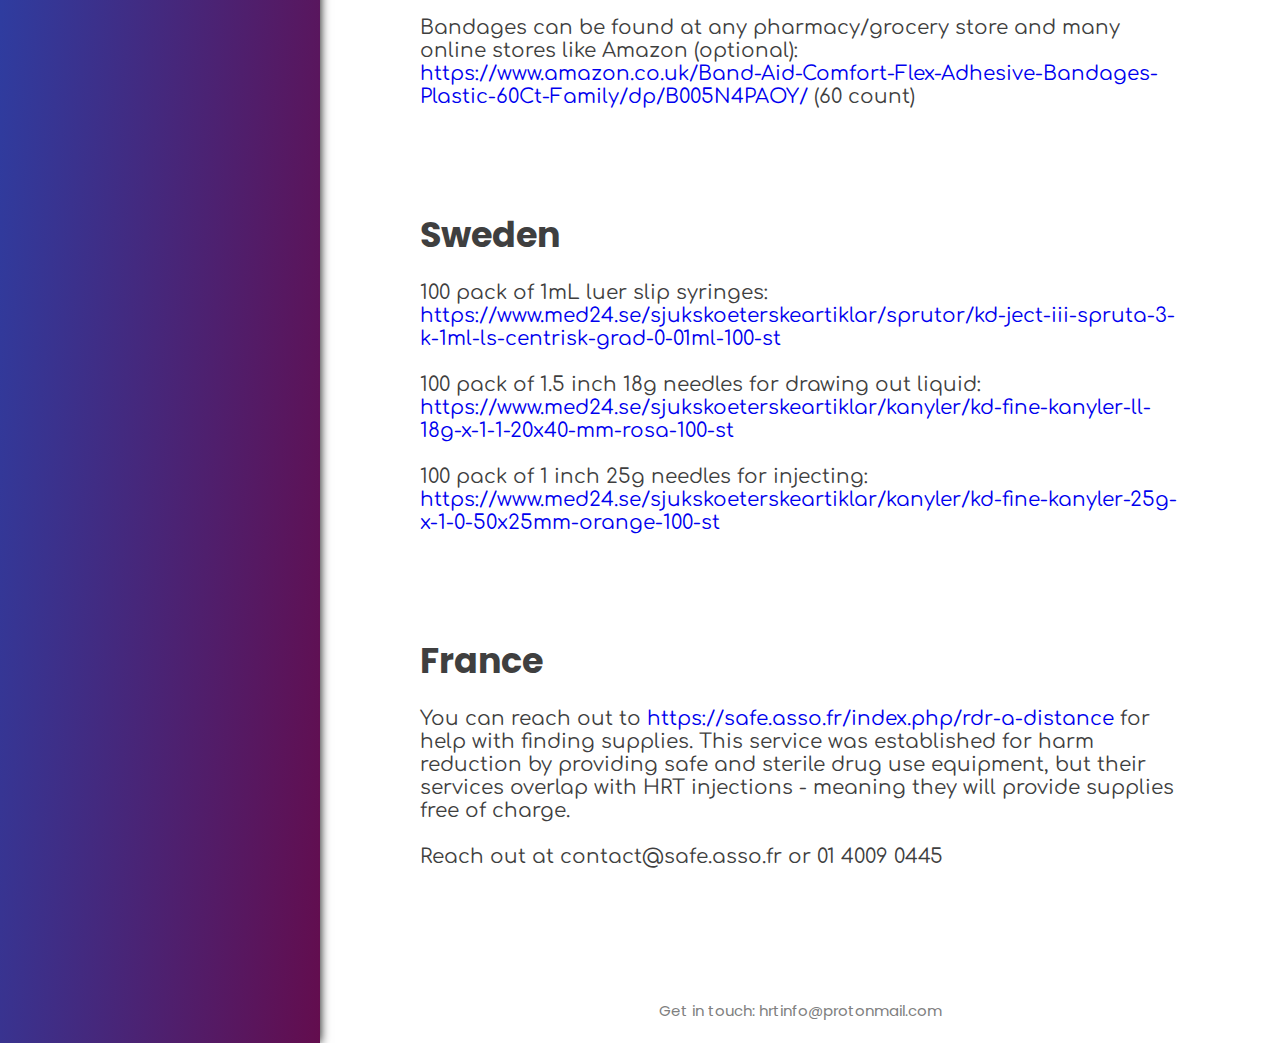
<file: injectionsupplies.html>
<!DOCTYPE html>
<html>
<head>
<link id="theme" rel="stylesheet"type="text/css" href="css/main.css" title="main" />
<meta name="viewport" content="width=device-width, initial-scale=1">
<link href='https://fonts.googleapis.com/css?family=Comfortaa' rel='stylesheet'>
<link href="https://fonts.googleapis.com/css2?family=Poppins:wght@600&display=swap" rel="stylesheet">

<title>DIY HRT Directory | Injection Supplies</title>
<meta name="title" content="The DIY HRT Directory | Injection Supplies">
<meta name="description" content="All the information you need to be informed on DIY Hormone Replacement Therapy">

<!-- Open Graph / Facebook -->
<meta property="og:type" content="website">
<meta property="og:url" content="https://diyhrt.github.io">
<meta property="og:title" content="The DIY HRT Directory | Injection Supplies">
<meta property="og:description" content="All the information you need to be informed on DIY Hormone Replacement Therapy">
<meta property="og:image" content="https://raw.githubusercontent.com/diyhrt/diyhrt.github.io/main/images/embed.png">

<!-- Twitter -->
<meta property="twitter:card" content="summary_large_image">
<meta property="twitter:url" content="https://diyhrt.github.io">
<meta property="twitter:title" content="The DIY HRT Directory | Injection Supplies">
<meta property="twitter:description" content="All the information you need to be informed on DIY Hormone Replacement Therapy">
<meta property="twitter:image" content="https://raw.githubusercontent.com/diyhrt/diyhrt.github.io/main/images/embed.png">

<!-- Favicon -->
<link rel="apple-touch-icon" sizes="180x180" href="images/favicon_io/apple-touch-icon.png">
<link rel="icon" type="image/png" sizes="32x32" href="images/favicon_io/favicon-32x32.png">
<link rel="icon" type="image/png" sizes="16x16" href="images/favicon_io/favicon-16x16.png">
<link rel="manifest" href="/site.webmanifest">
</head>
<body>

<div class="sidenav">

  <a href="index" style="padding: 0 0 16px 0">
    <img src="images/title.png" alt="Italian Trulli" class="logo">
  </a>

  <div class = "linkGroup">
    <a href="index"><img src="images/home.png" class="navSymbol"> Home</a>
  </div>

  <div class = "linkGroup">
    <a href="transfem"><img src="images/doc.png" class="navSymbol"> Transfem Guide</a>
    <a href="transmasc"><img src="images/doc.png" class="navSymbol"> Transmasc Guide</a>
    <a href="bloodtests"><img src="images/blood.png" class="navSymbol"> Blood Testing</a>
    <a href="injectionsupplies"><img src="images/needle2.png" class="navSymbol"> Injection Supplies</a>
    <a href="apps"><img src="images/apps.png" class="navSymbol"> Telehealth</a>
  </div>

  <div class = "linkGroup">
    <a href="contact"><img src="images/twitter.png" class="navSymbol"> Contact</a>
    <a href="https://ko-fi.com/bobposting" target="_blank"><img src="images/kofi.png" class="navSymbol"> Donate</a>
  </div>
</div>

<section class="banner">
  <h1>Injection Supplies</h1>

</section>

<div class="main">
  <div class="custom-shape-divider-bottom-1645502261">
      <svg data-name="Layer 1" xmlns="http://www.w3.org/2000/svg" viewBox="0 0 1200 120" preserveAspectRatio="none">
          <path d="M0,0V5.63C149.93,59,314.09,71.32,475.83,42.57c43-7.64,84.23-20.12,127.61-26.46,59-8.63,112.48,12.24,165.56,35.4C827.93,77.22,886,95.24,951.2,90c86.53-7,172.46-45.71,248.8-84.81V0Z" class="shape-fill"></path>
      </svg>
  </div>

<h2>Injection Supplies</h2> </br>
<h4> Last updated August 2022 • Questions or feedback? Get in contact at <a href="mailto:hrtinfo@protonmail.com" target="_blank" rel="noopener noreferrer">hrtinfo@protonmail.com </a></h4>

  <p>
  Note: All of the links for injection needles are for 1 inch needles intended for intramuscular injection. Please consider using 0.5 inch needles if you wish to inject subcutaneously. </br>
  
<div class="notes">
  <h1>📝 Contents: </h1>
  <li><a href="#usa">USA</a></li>
  <li><a href="#canada">Canada</a></li>
  <li><a href="#australia">Australia</a></li>
  <li><a href="#uk">UK</a></li>
  <li><a href="#sweden">Sweden</a></li>
  <li><a href="#france">France</a></li>
  </br>
</div>

<a id="usa"></a>
<h5>USA</h5>
<p>
  100 pack of 1mL syringes:</br>
  <a href="https://www.amazon.com/1ml-Syringe-Sterile-Luer-Slip/dp/B07BQDRDC2/" target="_blank" rel="noopener noreferrer">https://www.amazon.com/1ml-Syringe-Sterile-Luer-Slip/dp/B07BQDRDC2/</a>
</br></br>
  100 pack of 1 inch 25g injection needles:</br>
  <a href="https://www.amazon.com/SHAOTONG-Luer-Lock-Accessories-100Pcs-25G-Long/dp/B09XPTJMF8/" target="_blank" rel="noopener noreferrer">https://www.amazon.com/SHAOTONG-Luer-Lock-Accessories-100Pcs-25G-Long/dp/B09XPTJMF8/</a>
</br></br>
  100 pack of 1.5 inch 18g DRAWING needles <b>(don't inject with these!)</b>:</br>
  <a href="https://www.amazon.com/TIKAPLAS-Stainless-Dispensing-Industry-Experimental/dp/B09RKMH3BQ/" target="_blank" rel="noopener noreferrer">https://www.amazon.com/TIKAPLAS-Stainless-Dispensing-Industry-Experimental/dp/B09RKMH3BQ/</a>
</br></br>
  200 pack of alcohol prep pads:</br>
  <a href="https://www.amazon.com/Dynarex-Alcohol-Prep-Sterile-Medium/dp/B005BFL0RQ/" target="_blank" rel="noopener noreferrer">https://www.amazon.com/Dynarex-Alcohol-Prep-Sterile-Medium/dp/B005BFL0RQ/</a>
</p>

<a id="canada"></a>
<h5>Canada</h5>
<p>
  200 pack of 1mL syringes:</br>
  <a href="https://lifesupply.ca/bd-309659-slip-tip-sterile-plastic-syringe-1cc-bx-200/" target="_blank" rel="noopener noreferrer">https://lifesupply.ca/bd-309659-slip-tip-sterile-plastic-syringe-1cc-bx-200/</a>
</br></br>
  100 pack of 1.5 inch 18g needles for drawing out liquid:</br>
  <a href="https://lifesupply.ca/terumo-nn-1838r-hypodermic-needle-18g-1-20mm-x-1-5-rb-translucent-clear-hub-bx-100/" target="_blank" rel="noopener noreferrer">https://lifesupply.ca/terumo-nn-1838r-hypodermic-needle-18g-1-20mm-x-1-5-rb-translucent-clear-hub-bx-100/</a>
</br></br>
  100 pack of 1 inch 25g needles for injecting:</br>
  <a href="https://lifesupply.ca/bd-305125-precisionglide-sterile-conventional-needle-blue-regular-wall-25g-x-25mm-1-100-bx/" target="_blank" rel="noopener noreferrer">https://lifesupply.ca/bd-305125-precisionglide-sterile-conventional-needle-blue-regular-wall-25g-x-25mm-1-100-bx/</a>
</br></br>
  200 pack of alcohol prep pads for sanitizing top of your vial/injection site:</br>
  <a href="https://lifesupply.ca/bd-326910-alcohol-swab-bx-100/" target="_blank" rel="noopener noreferrer">https://lifesupply.ca/bd-326910-alcohol-swab-bx-100/</a>
</br></br>
  Optional: 50 pack of bandages:</br>
  <a href="https://lifesupply.ca/amg-018-600-medpro-sterilized-adhesive-plastic-bandages-3-4-x-3-100-bx/" target="_blank" rel="noopener noreferrer">https://lifesupply.ca/amg-018-600-medpro-sterilized-adhesive-plastic-bandages-3-4-x-3-100-bx/</a>
</p>

<a id="australia"></a>
<h5>Australia</h5>
<p>
  100 pack of 1mL syringes (either link is fine):</br>
  <a href="https://www.medshop.com.au/products/bd-syringes" target="_blank" rel="noopener noreferrer">https://www.medshop.com.au/products/bd-syringes</a></br>
  <a href="https://www.medshop.com.au/products/terumo-hypodermic-syringe" target="_blank" rel="noopener noreferrer">https://www.medshop.com.au/products/terumo-hypodermic-syringe</a></br>
  (choose 1mL luer lock or luer slip syringes)
</br></br>
  100 pack of 1.5 inch 18g needles for drawing out liquid:</br>
  <a href="https://www.medshop.com.au/products/terumo-agani-hypodermic-needle?variant=30252754632802" target="_blank" rel="noopener noreferrer">https://www.medshop.com.au/products/terumo-agani-hypodermic-needle?variant=30252754632802</a>
</br></br>
  100 pack of 1 inch 25g needles for injecting:</br>
  <a href="https://www.medshop.com.au/products/terumo-agani-hypodermic-needle?variant=30252755189858" target="_blank" rel="noopener noreferrer">https://www.medshop.com.au/products/terumo-agani-hypodermic-needle?variant=30252755189858</a>
</br></br>
  200 pack of alcohol prep pads for sanitizing top of your vial/injection site:</br>
  <a href="https://www.medshop.com.au/products/sentry-alcohol-swabs" target="_blank" rel="noopener noreferrer">https://www.medshop.com.au/products/sentry-alcohol-swabs</a>
</br></br>
  Optional: 50 pack of bandages:</br>
  <a href="https://www.medshop.com.au/products/bsn-medical-coverplast-standard" target="_blank" rel="noopener noreferrer">https://www.medshop.com.au/products/bsn-medical-coverplast-standard</a>
</p>

<a id="uk"></a>
<h5>UK</h5>
<p>
  100 pack of 1mL syringes:</br>
  <a href="https://www.exchangesupplies.org/shopdisp_UX1L.php" target="_blank" rel="noopener noreferrer">https://www.exchangesupplies.org/shopdisp_UX1L.php</a>
</br></br>
  100 pack of 1.5 inch 18g needles for drawing out liquid:</br>
  <a href="https://www.exchangesupplies.org/shopdisp_pink_drawing_up_needle_40mm_sharp.php" target="_blank" rel="noopener noreferrer">https://www.exchangesupplies.org/shopdisp_pink_drawing_up_needle_40mm_sharp.php</a>
</br></br>
  100 pack of 1 inch 25g needles for injecting:</br>
  <a href="https://www.exchangesupplies.org/shopdisp_orange_total_dose_25mm_low_dead_space_needle.php" target="_blank" rel="noopener noreferrer">https://www.exchangesupplies.org/shopdisp_orange_total_dose_25mm_low_dead_space_needle.php</a>
</br></br>
  100 pack of alcohol prep pads for sanitizing top of your vial/injection site:</br>
  <a href="https://www.exchangesupplies.org/shopdisp_pre_injection_alcohol_swabs.php" target="_blank" rel="noopener noreferrer">https://www.exchangesupplies.org/shopdisp_pre_injection_alcohol_swabs.php</a>
</br></br>
  Bandages can be found at any pharmacy/grocery store and many online stores like Amazon (optional):</br>
  <a href="https://www.amazon.co.uk/Band-Aid-Comfort-Flex-Adhesive-Bandages-Plastic-60Ct-Family/dp/B005N4PAOY/" target="_blank" rel="noopener noreferrer">https://www.amazon.co.uk/Band-Aid-Comfort-Flex-Adhesive-Bandages-Plastic-60Ct-Family/dp/B005N4PAOY/</a> (60 count)
</p>

<a id="sweden"></a>
<h5>Sweden</h5>
<p>
  100 pack of 1mL luer slip syringes:</br>
  <a href="https://www.med24.se/sjukskoeterskeartiklar/sprutor/kd-ject-iii-spruta-3-k-1ml-ls-centrisk-grad-0-01ml-100-st" target="_blank" rel="noopener noreferrer">https://www.med24.se/sjukskoeterskeartiklar/sprutor/kd-ject-iii-spruta-3-k-1ml-ls-centrisk-grad-0-01ml-100-st</a>
  </br></br>
  100 pack of 1.5 inch 18g needles for drawing out liquid:</br>
  <a href="https://www.med24.se/sjukskoeterskeartiklar/kanyler/kd-fine-kanyler-ll-18g-x-1-1-20x40-mm-rosa-100-st" target="_blank" rel="noopener noreferrer">https://www.med24.se/sjukskoeterskeartiklar/kanyler/kd-fine-kanyler-ll-18g-x-1-1-20x40-mm-rosa-100-st</a>
  </br></br>
  100 pack of 1 inch 25g needles for injecting:</br>
  <a href="https://www.med24.se/sjukskoeterskeartiklar/kanyler/kd-fine-kanyler-25g-x-1-0-50x25mm-orange-100-st" target="_blank" rel="noopener noreferrer">https://www.med24.se/sjukskoeterskeartiklar/kanyler/kd-fine-kanyler-25g-x-1-0-50x25mm-orange-100-st</a>
</p>

<a id="france"></a>
<h5>France</h5>
<p>
  You can reach out to 
  <a href="https://safe.asso.fr/index.php/rdr-a-distance" target="_blank" rel="noopener noreferrer">https://safe.asso.fr/index.php/rdr-a-distance</a>
   for help with finding supplies. This service was established for harm reduction by providing safe and sterile drug use equipment, but their services overlap with HRT injections - meaning they will provide supplies free of charge. <br><br> Reach out at contact@safe.asso.fr or 01 4009 0445
  <br><br>
</p>

</br></br>
</div>
</body>

<footer>
<a href="mailto:hrtinfo@protonmail.com" target="_blank" rel="noopener noreferrer">Get in touch: hrtinfo@protonmail.com </a>
</footer>
</html>
</file>
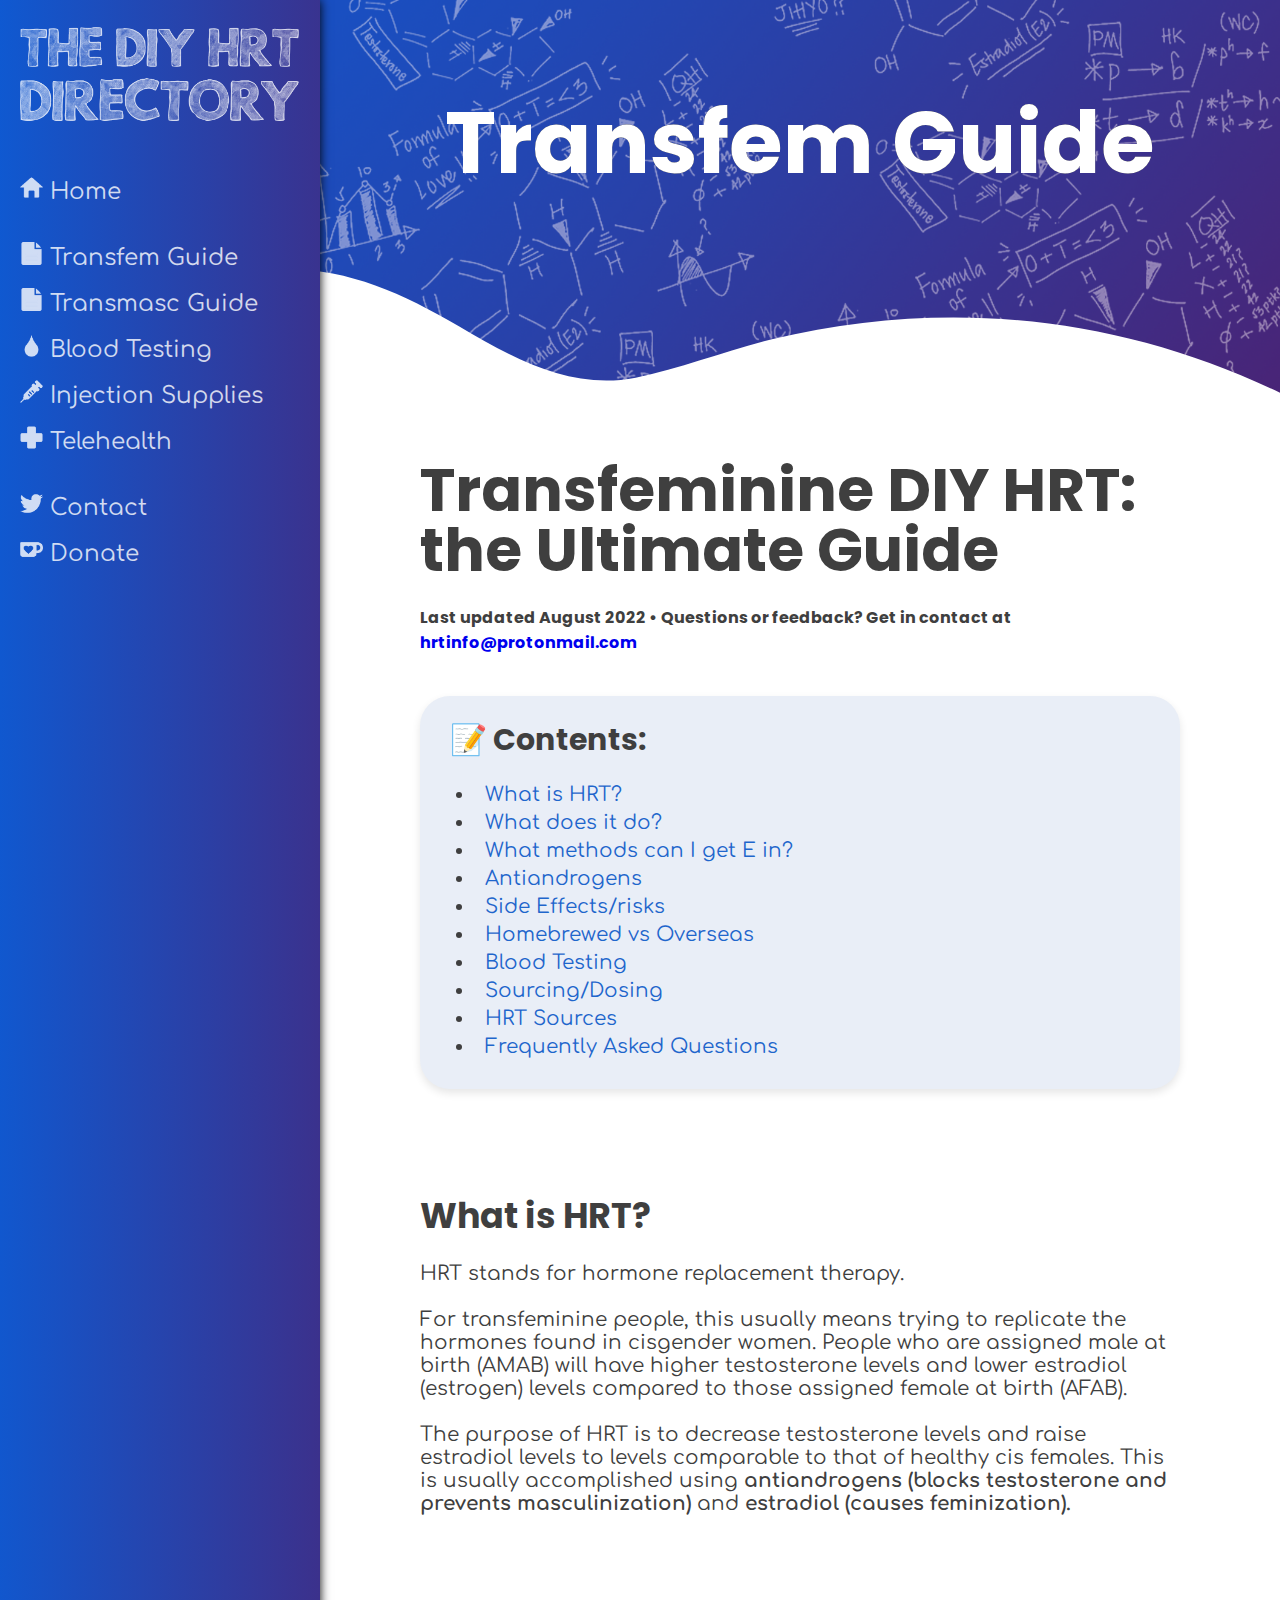
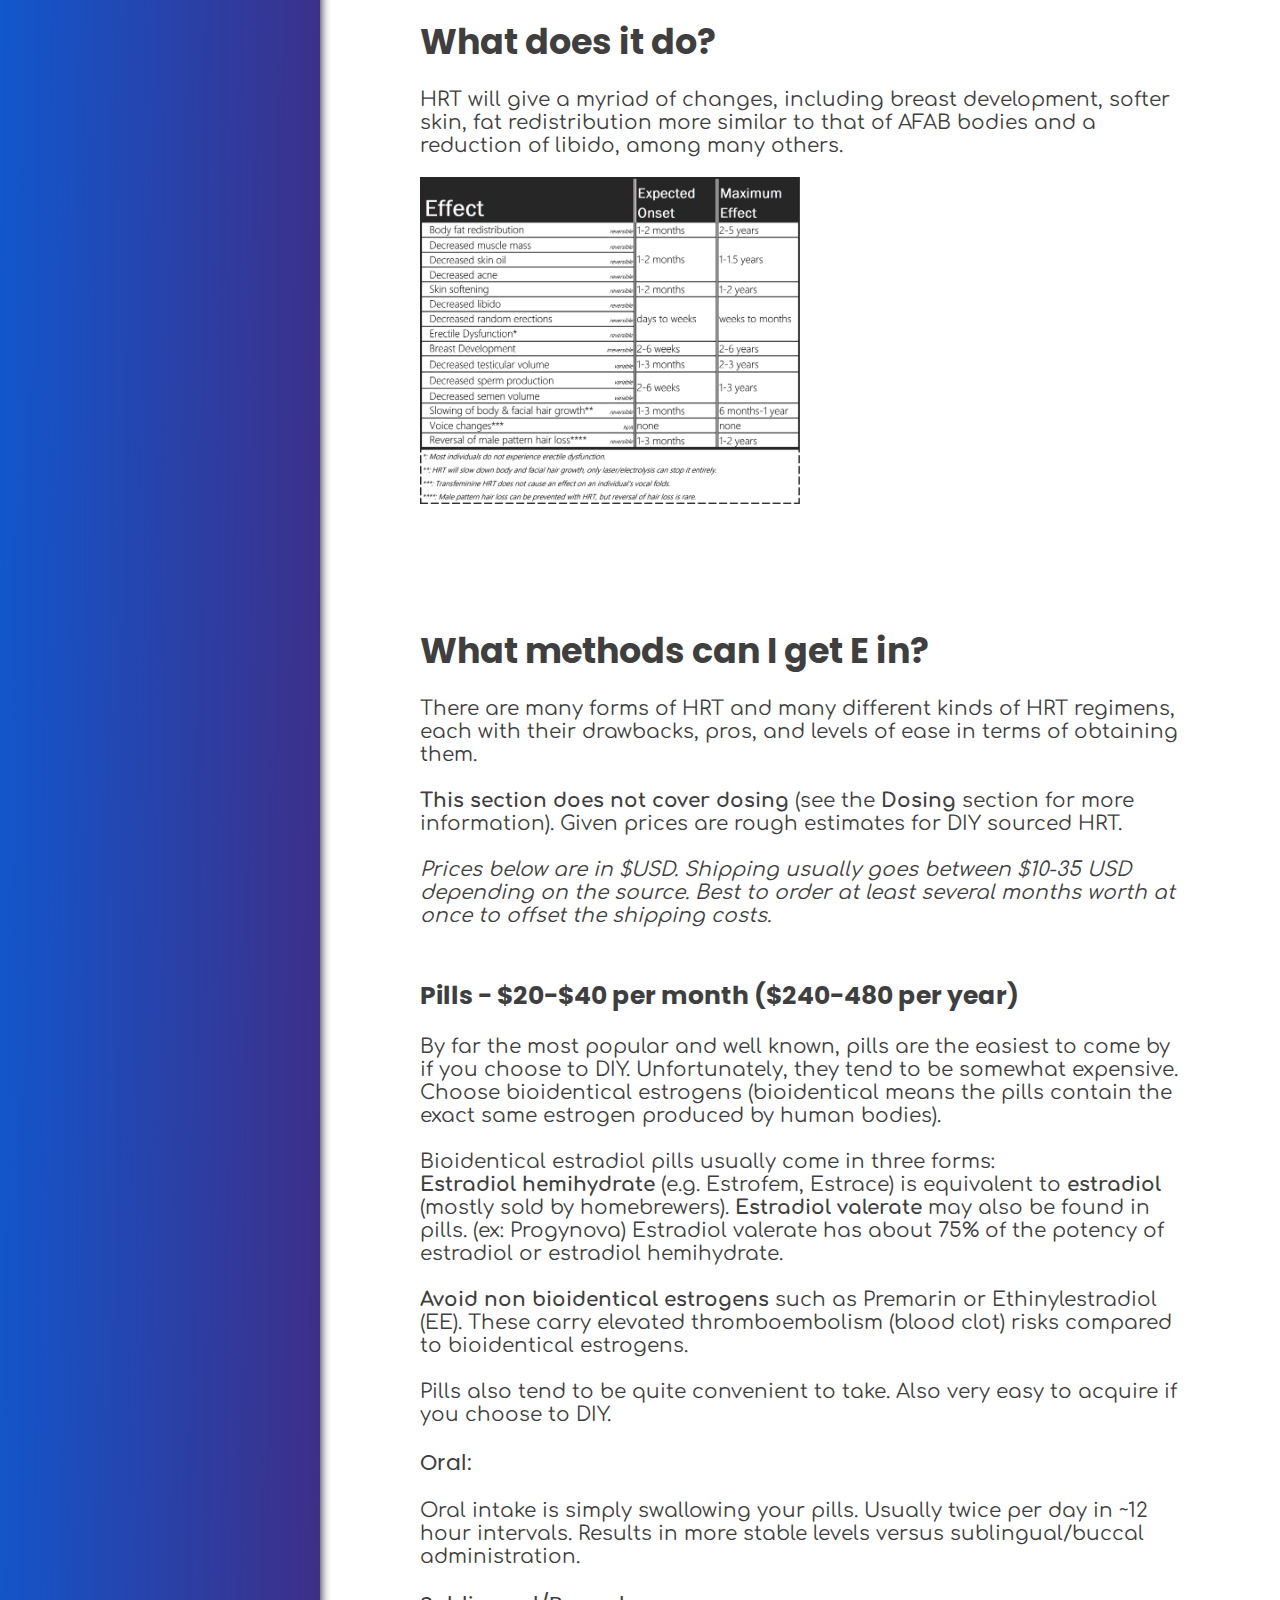
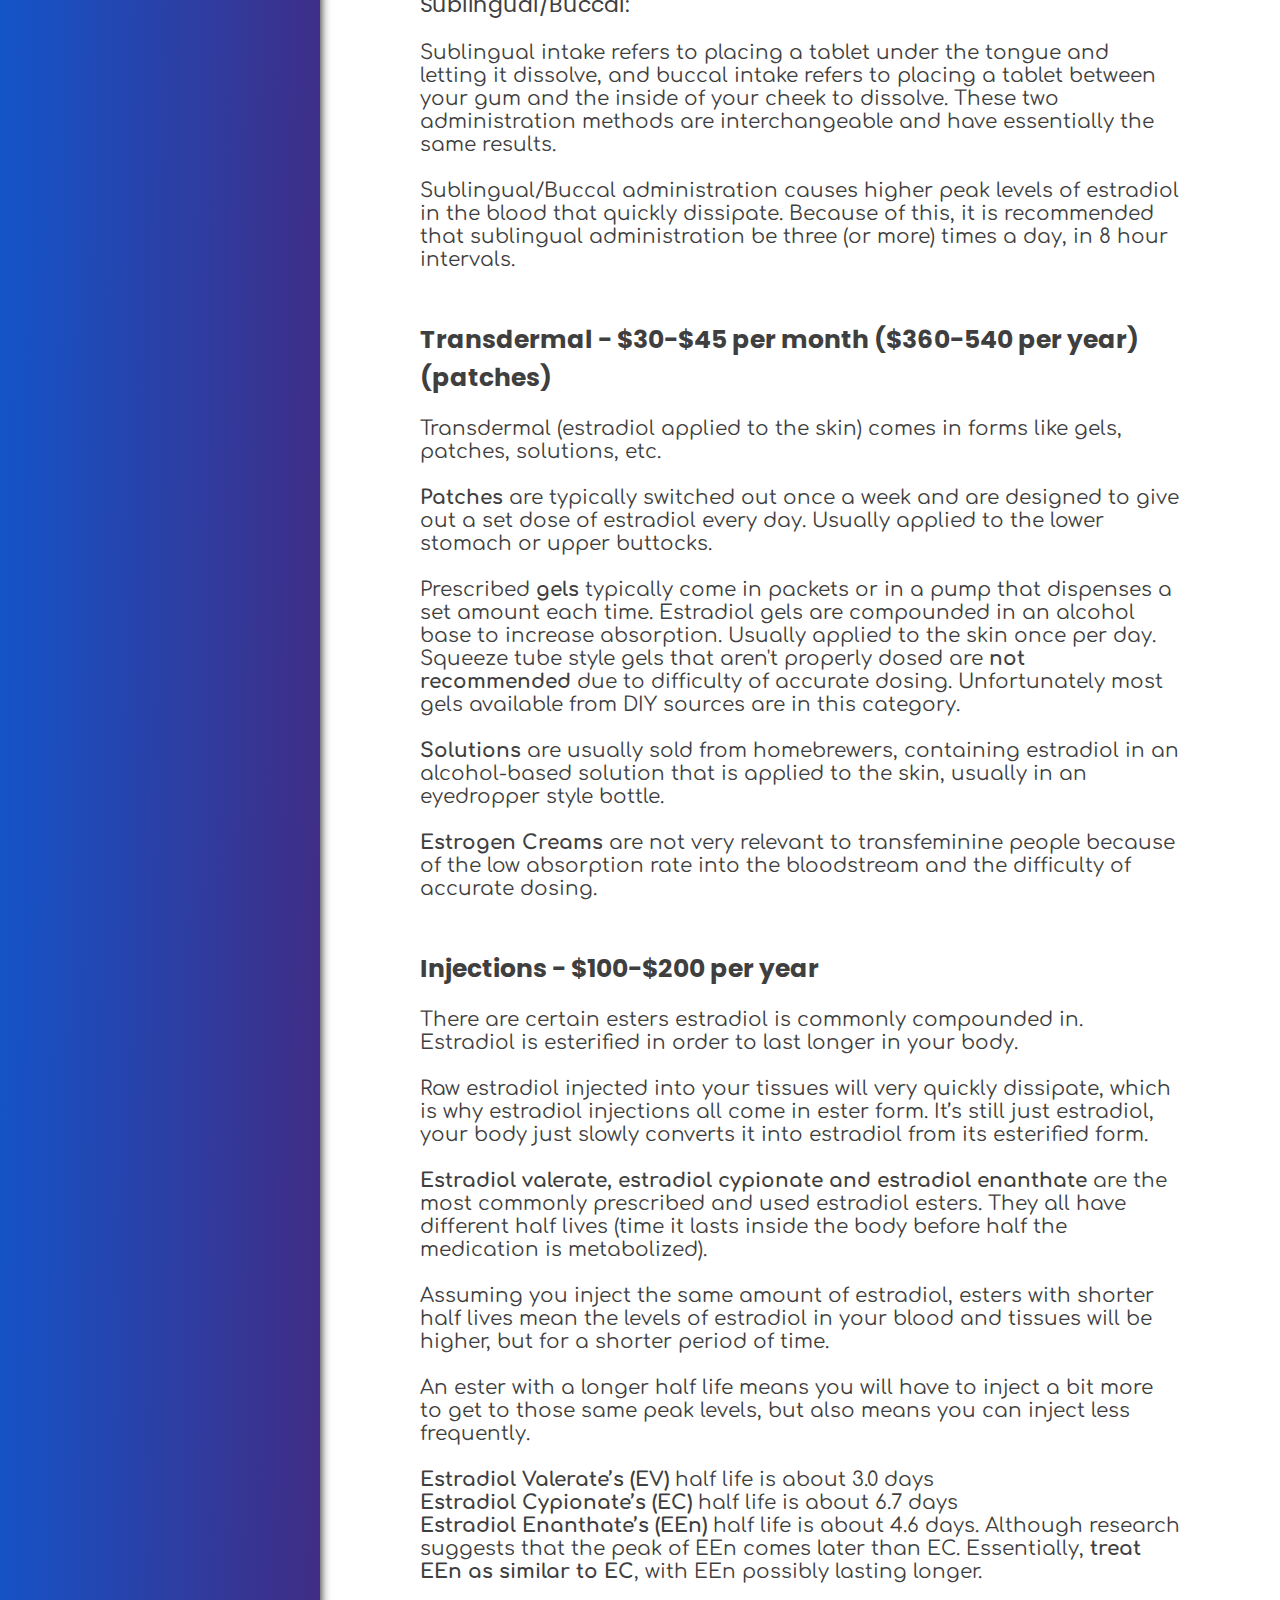
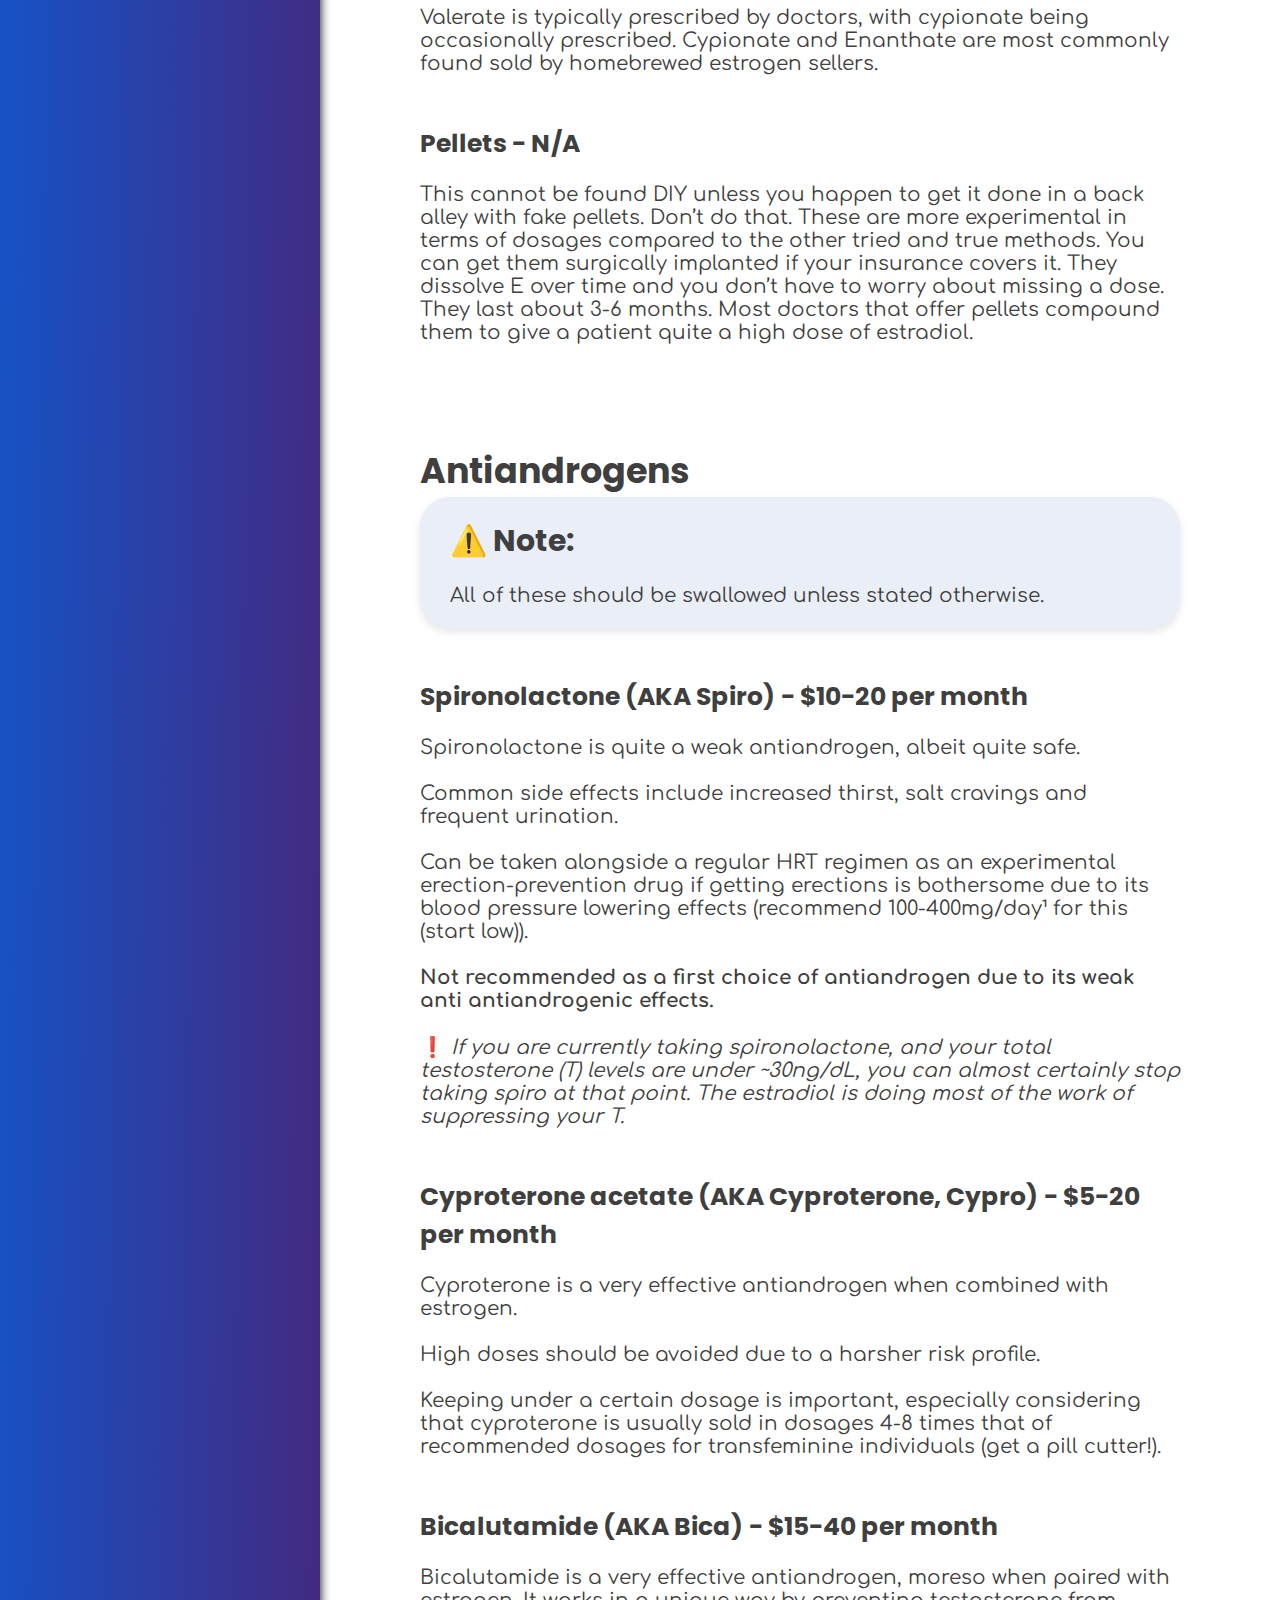
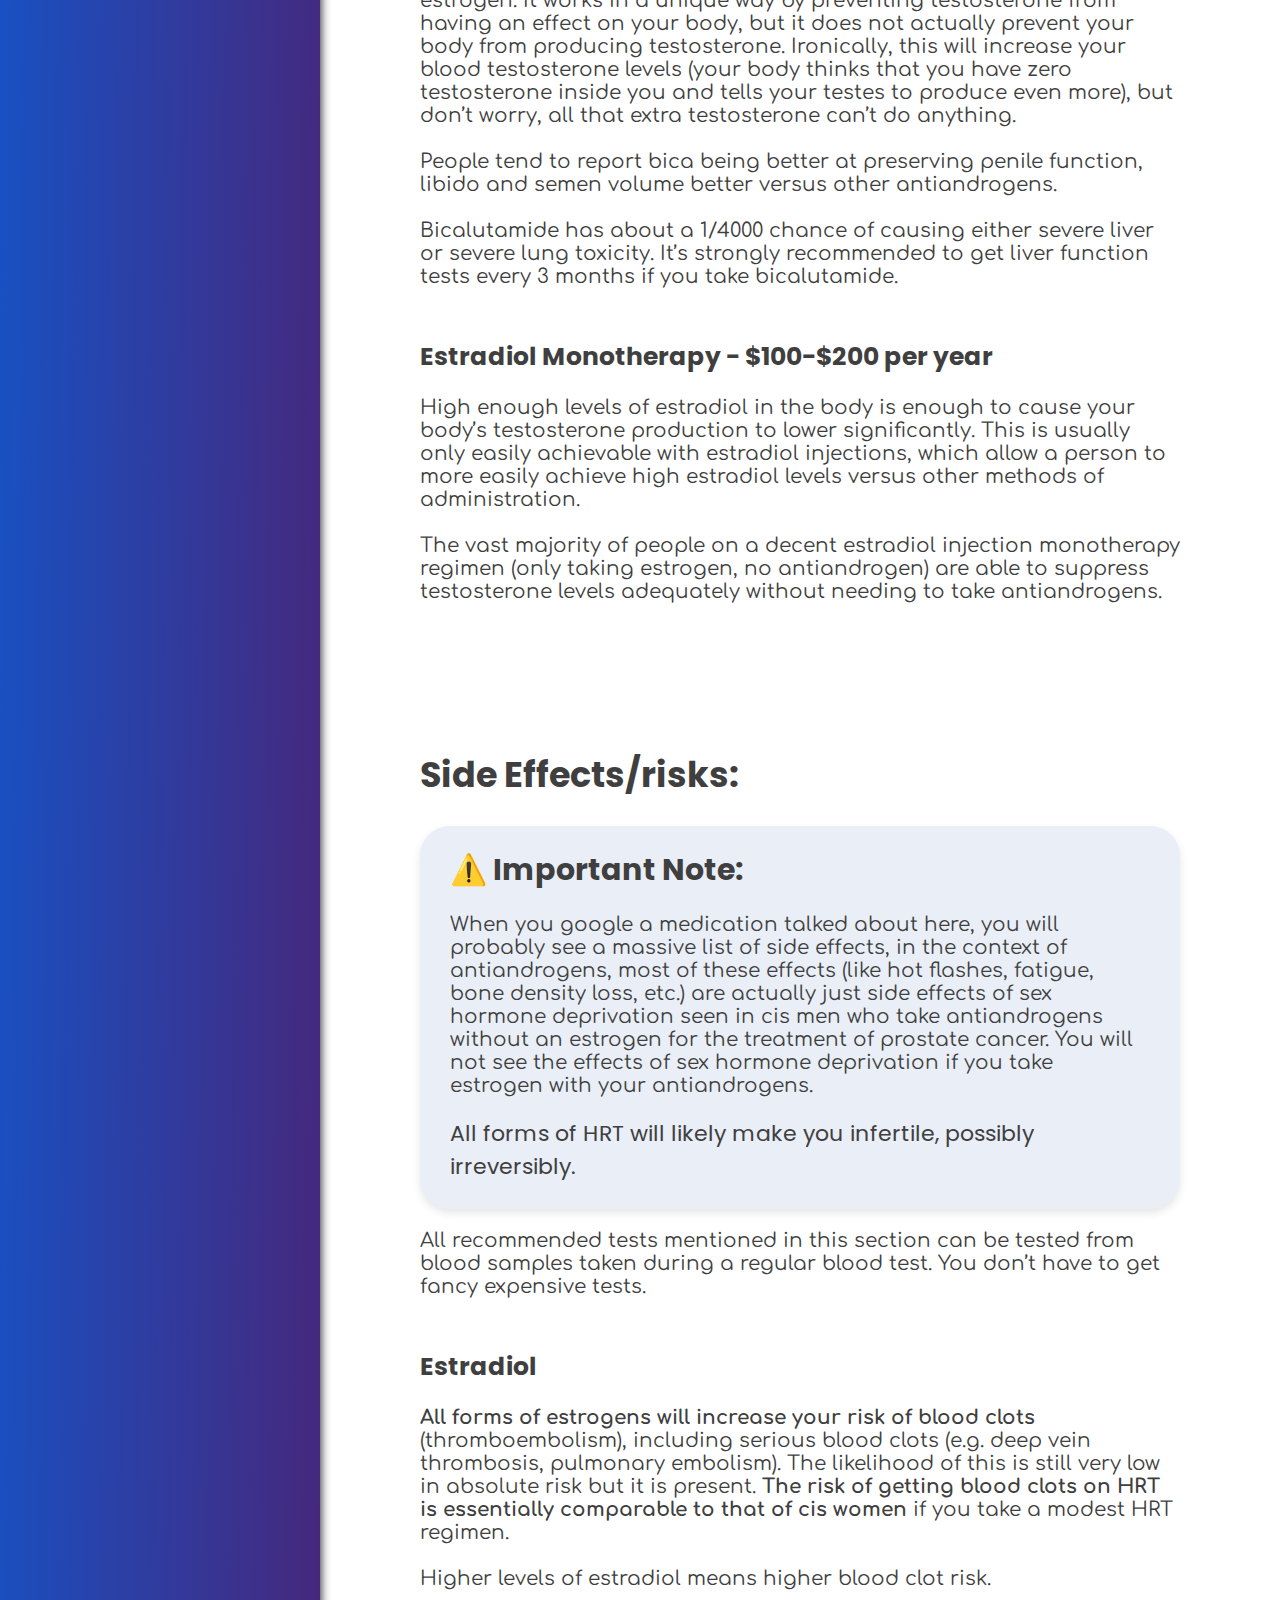
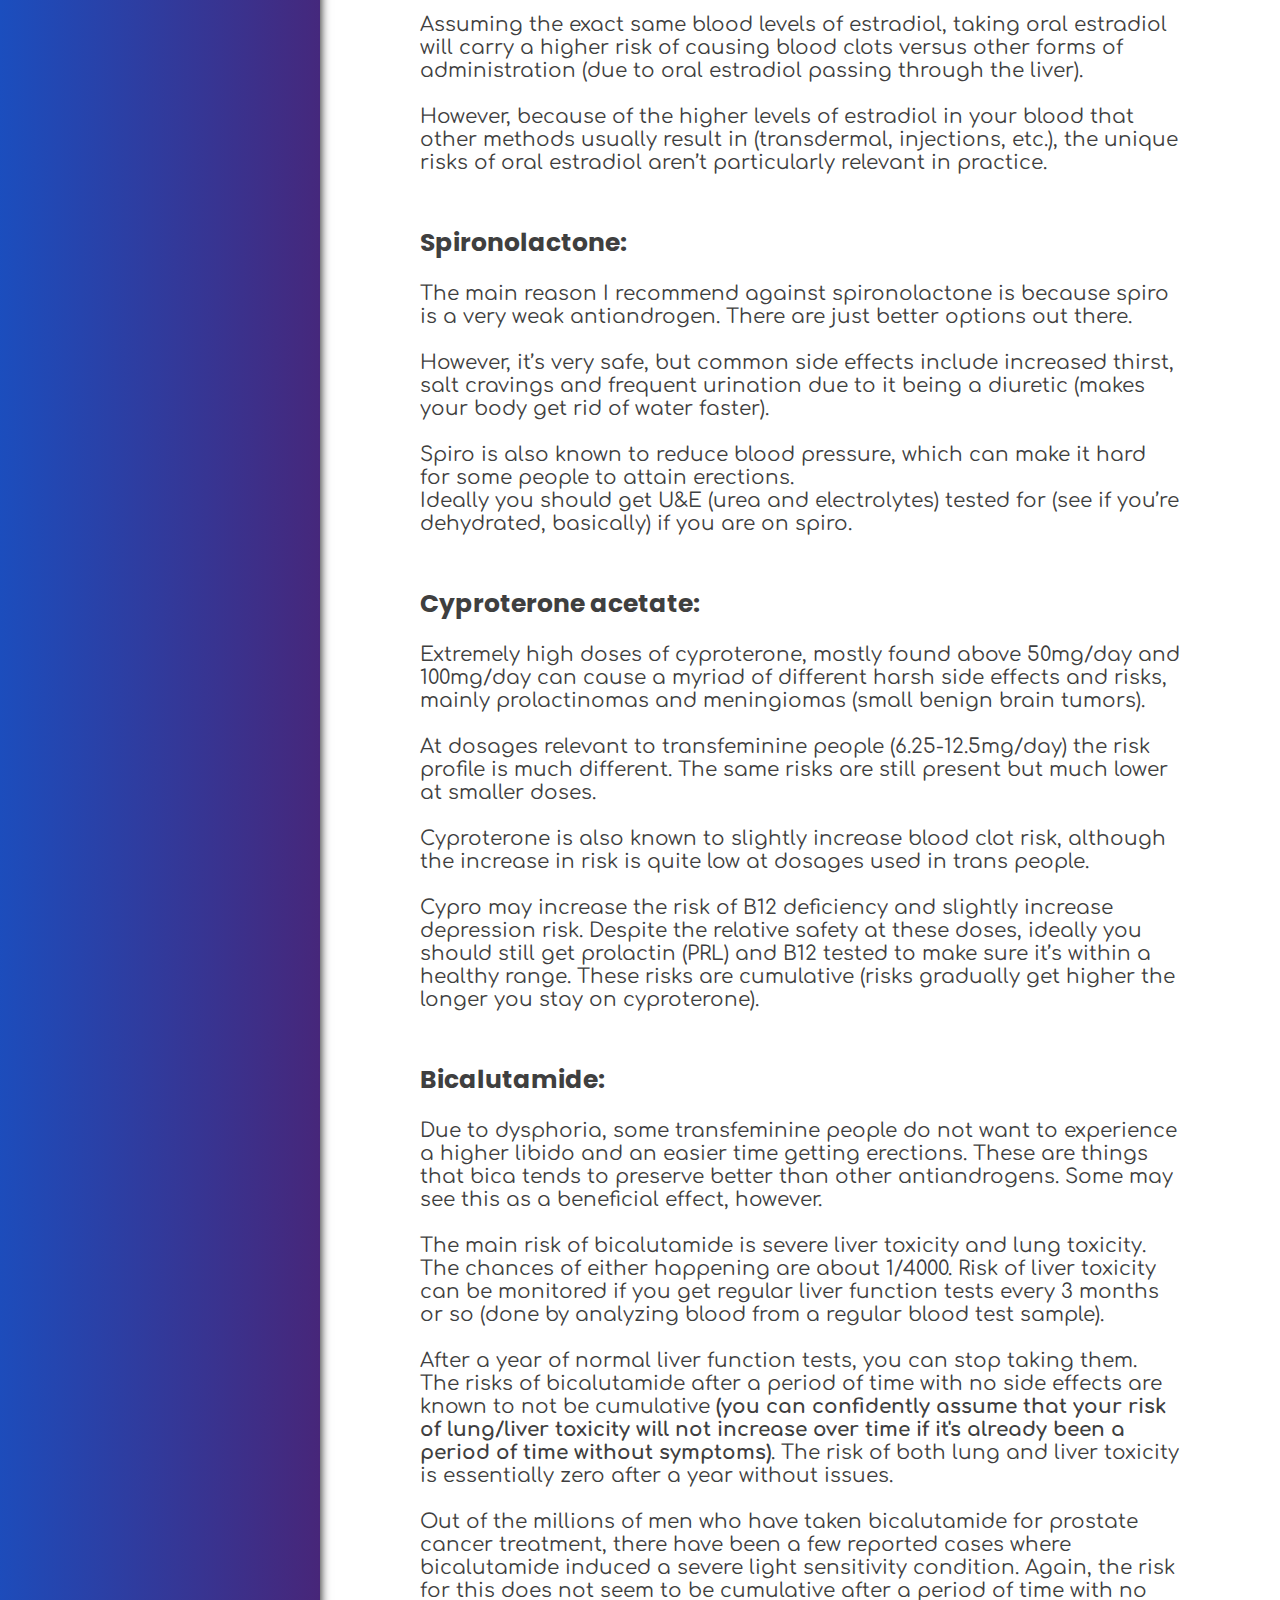
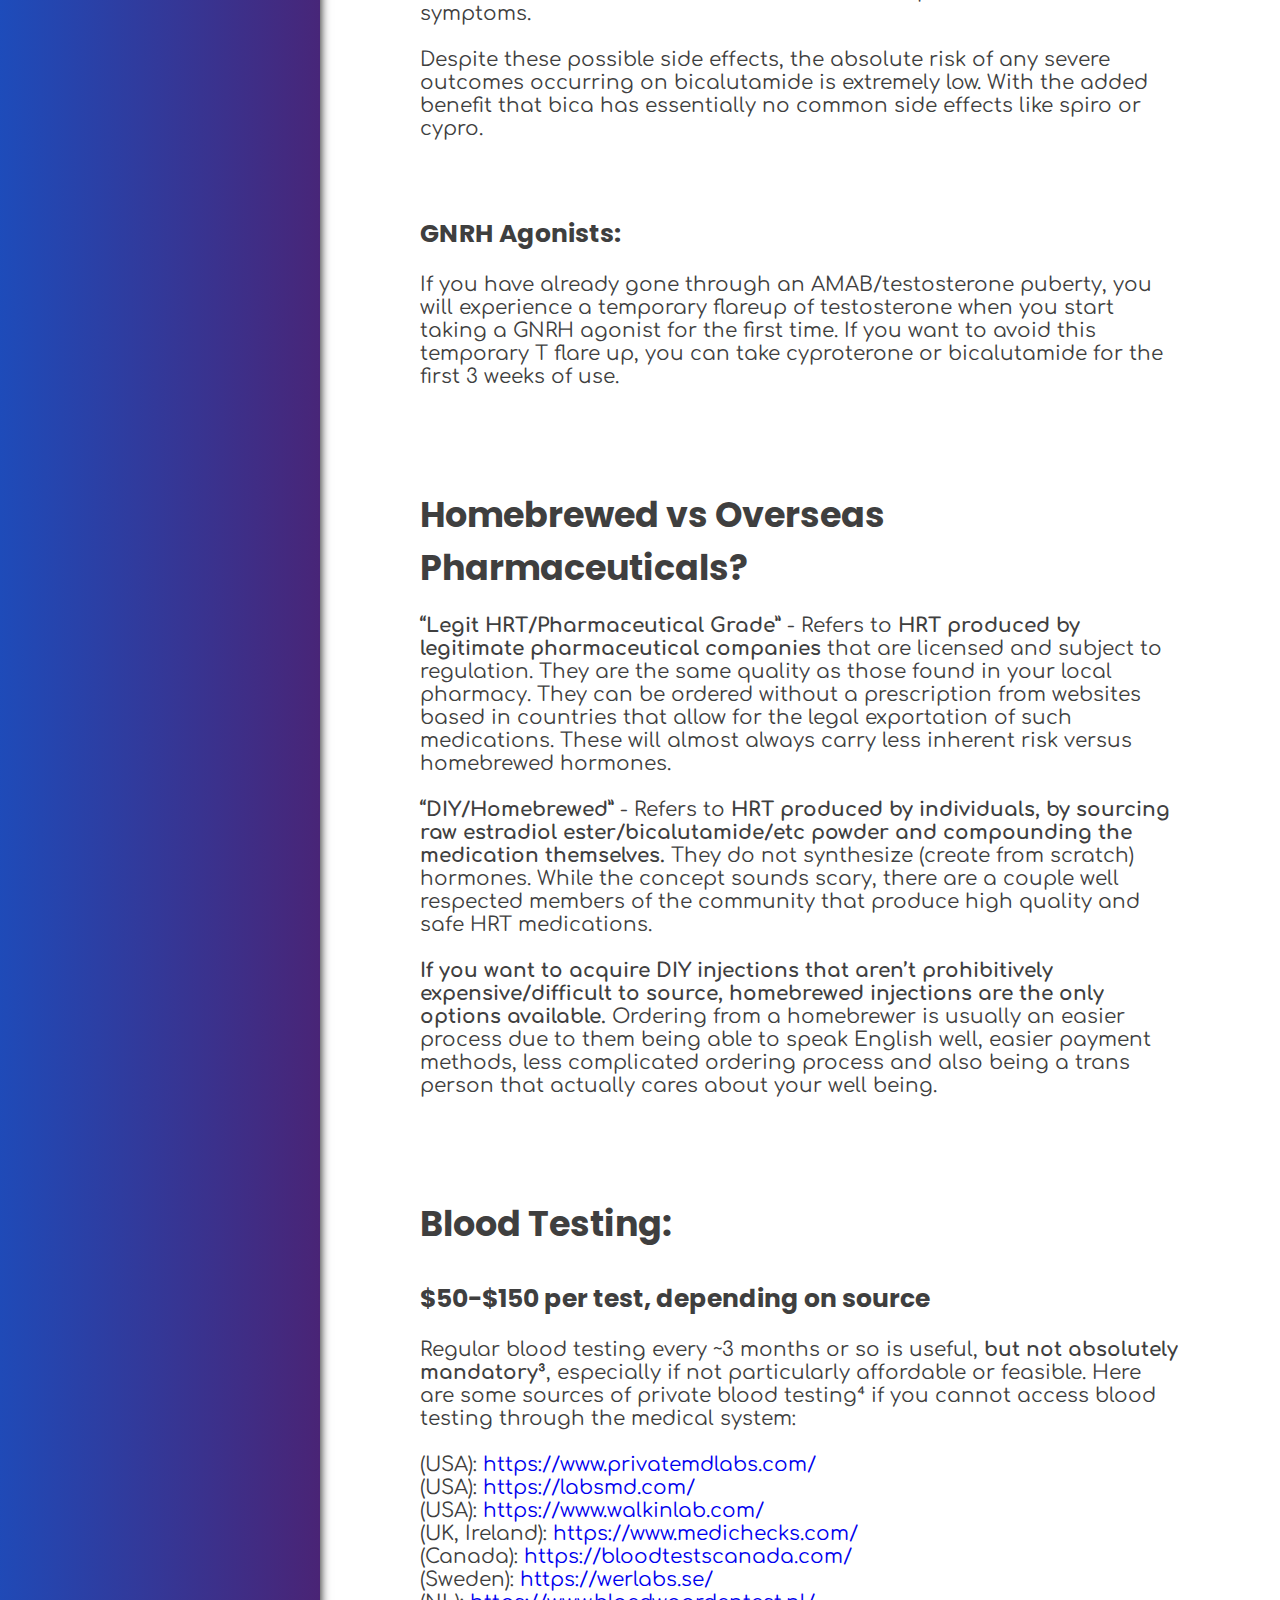
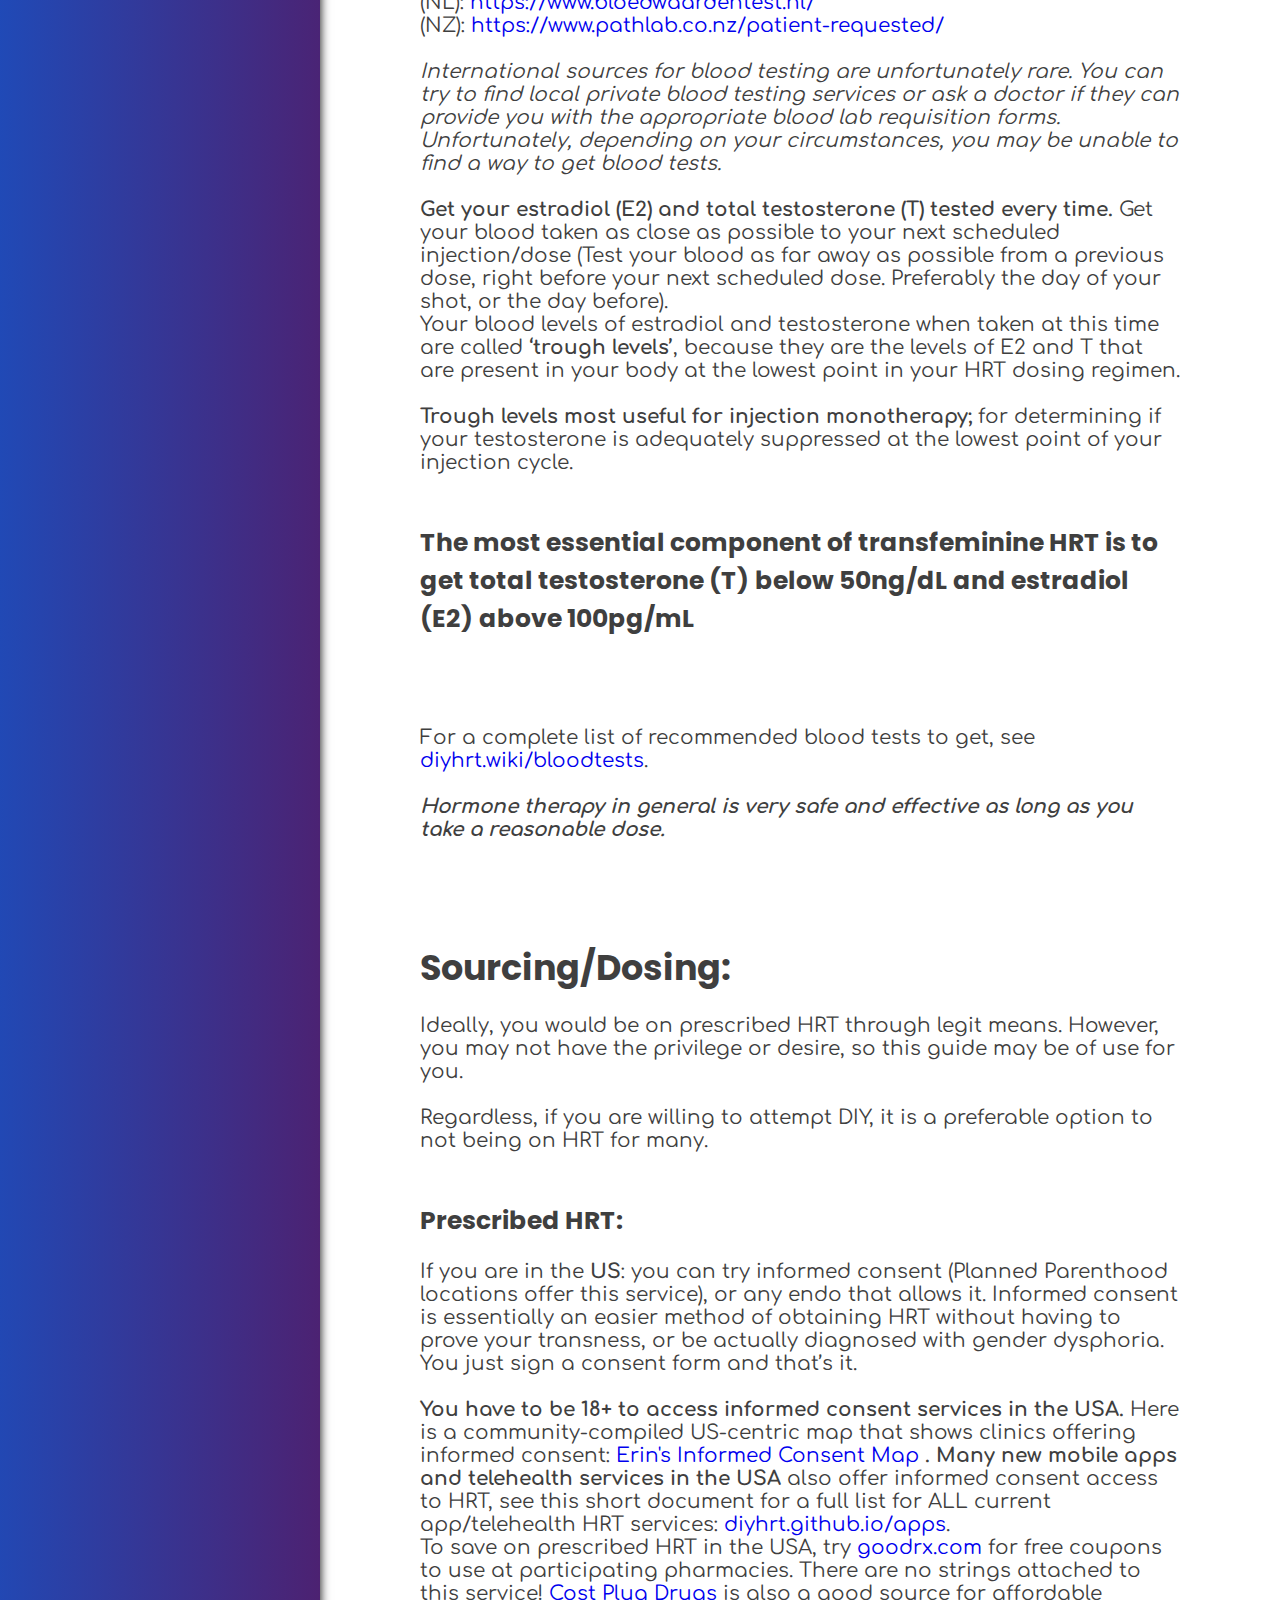
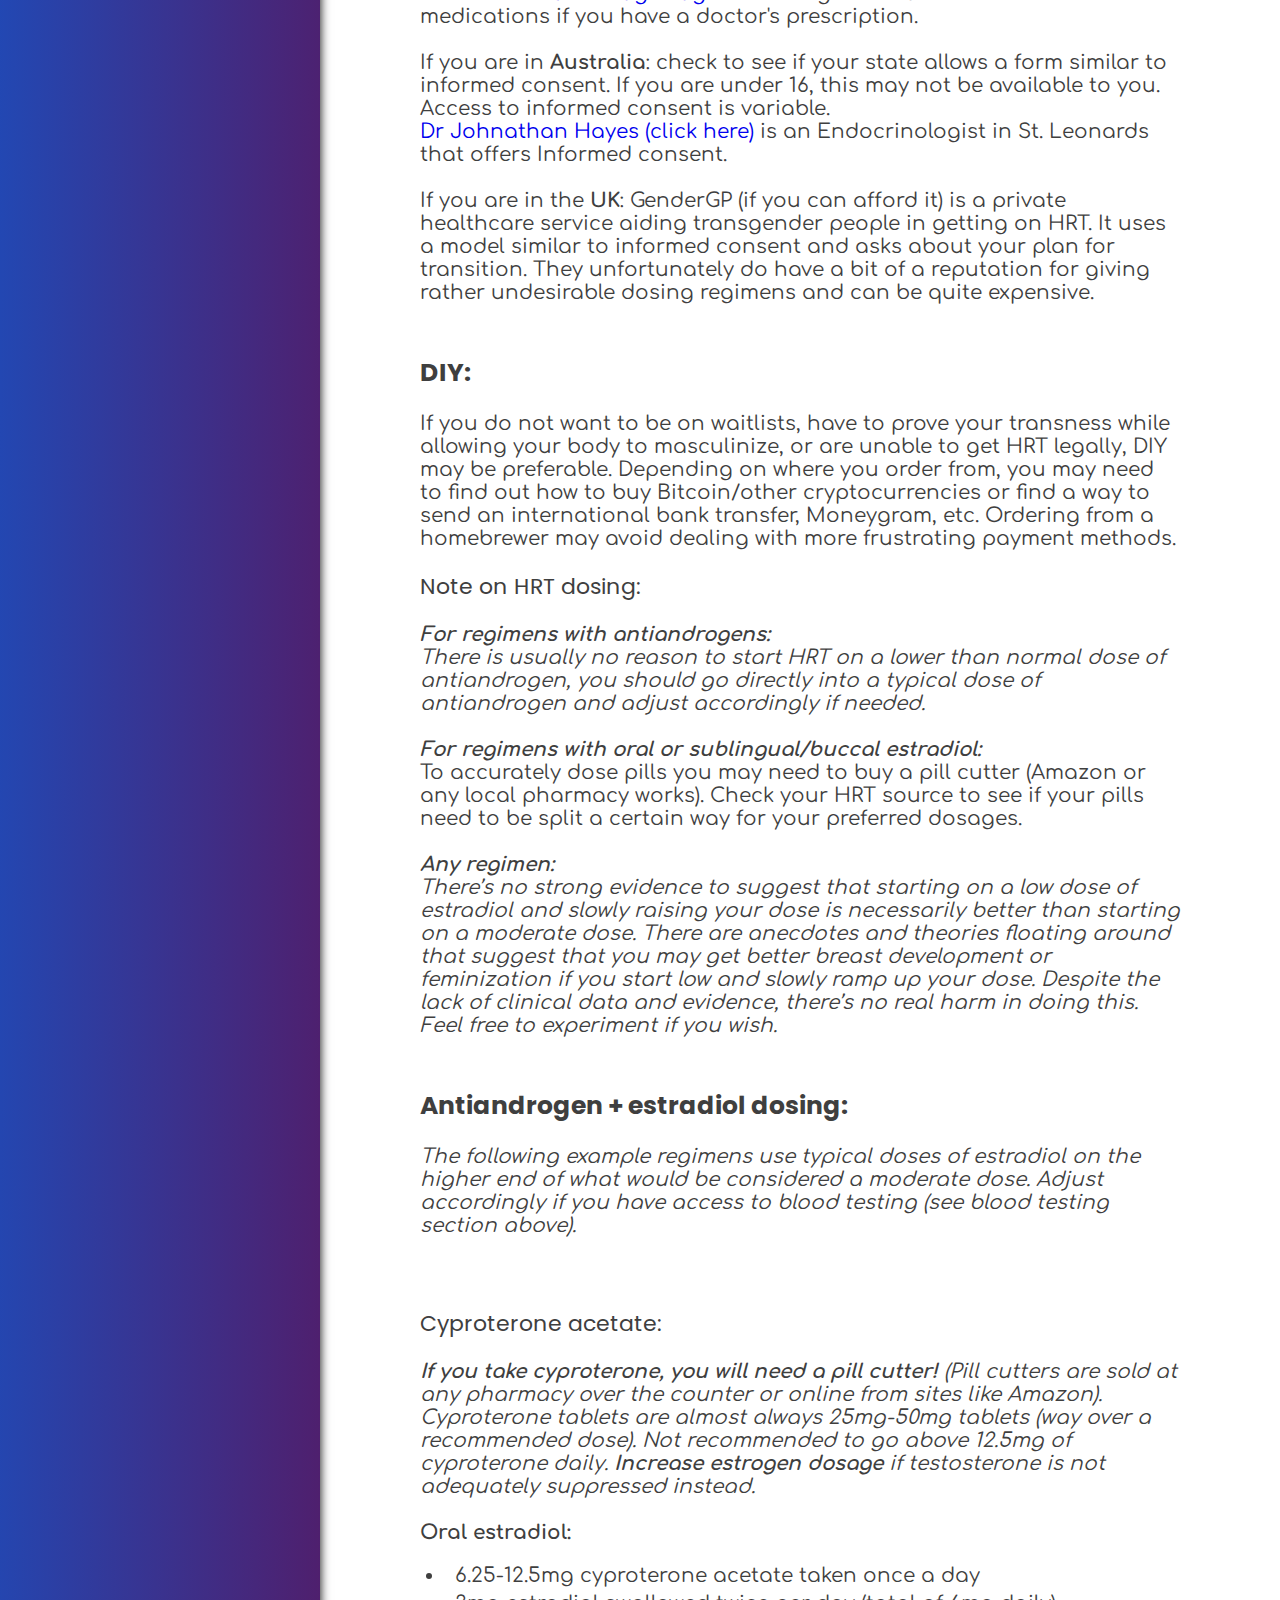
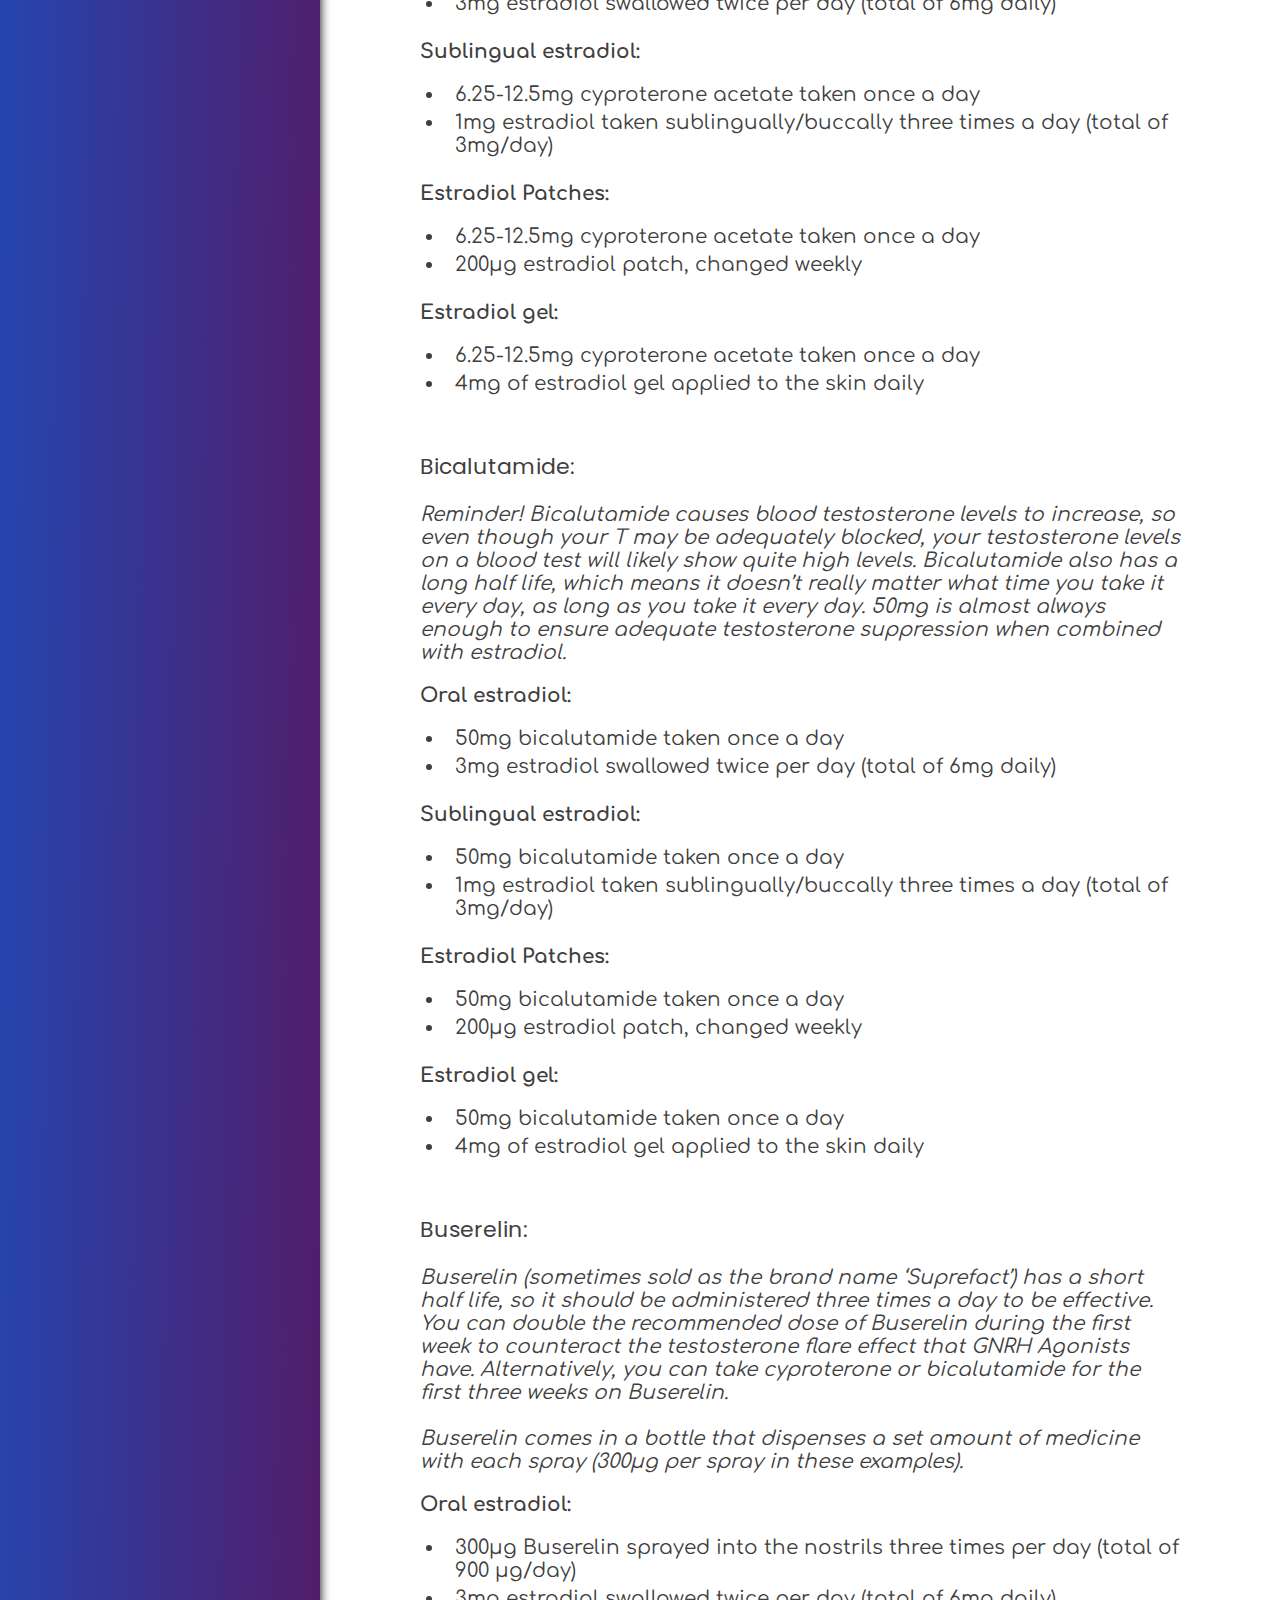
<file: transfem.html>
<!DOCTYPE html>
<html>
<head>
<link id="theme" rel="stylesheet"type="text/css" href="css/main.css" title="main" />
<meta name="viewport" content="width=device-width, initial-scale=1">
<link href='https://fonts.googleapis.com/css?family=Comfortaa' rel='stylesheet'>
<link href="https://fonts.googleapis.com/css2?family=Poppins:wght@600&display=swap" rel="stylesheet">

<title>DIY HRT Directory | Transfem Guide</title>
<meta name="title" content="The DIY HRT Directory | Transfem Guide">
<meta name="description" content="All the information you need to be informed on DIY Hormone Replacement Therapy">

<!-- Open Graph / Facebook -->
<meta property="og:type" content="website">
<meta property="og:url" content="https://diyhrt.github.io">
<meta property="og:title" content="The DIY HRT Directory | Transfem Guide">
<meta property="og:description" content="All the information you need to be informed on DIY Hormone Replacement Therapy">
<meta property="og:image" content="https://raw.githubusercontent.com/diyhrt/diyhrt.github.io/main/images/embed.png">

<!-- Twitter -->
<meta property="twitter:card" content="summary_large_image">
<meta property="twitter:url" content="https://diyhrt.github.io">
<meta property="twitter:title" content="The DIY HRT Directory | Transfem Guide">
<meta property="twitter:description" content="All the information you need to be informed on DIY Hormone Replacement Therapy">
<meta property="twitter:image" content="https://raw.githubusercontent.com/diyhrt/diyhrt.github.io/main/images/embed.png">

<!-- Favicon -->
<link rel="apple-touch-icon" sizes="180x180" href="images/favicon_io/apple-touch-icon.png">
<link rel="icon" type="image/png" sizes="32x32" href="images/favicon_io/favicon-32x32.png">
<link rel="icon" type="image/png" sizes="16x16" href="images/favicon_io/favicon-16x16.png">
<link rel="manifest" href="/site.webmanifest">
</head>
<body>

<div class="sidenav">

  <a href="index" style="padding: 0 0 16px 0">
    <img src="images/title.png" alt="Italian Trulli" class="logo">
  </a>

  <div class = "linkGroup">
    <a href="index"><img src="images/home.png" class="navSymbol"> Home</a>
  </div>

  <div class = "linkGroup">
    <a href="transfem"><img src="images/doc.png" class="navSymbol"> Transfem Guide</a>
    <a href="transmasc"><img src="images/doc.png" class="navSymbol"> Transmasc Guide</a>
    <a href="bloodtests"><img src="images/blood.png" class="navSymbol"> Blood Testing</a>
    <a href="injectionsupplies"><img src="images/needle2.png" class="navSymbol"> Injection Supplies</a>
    <a href="apps"><img src="images/apps.png" class="navSymbol"> Telehealth</a>
  </div>

  <div class = "linkGroup">
    <a href="contact"><img src="images/twitter.png" class="navSymbol"> Contact</a>
    <a href="https://ko-fi.com/bobposting" target="_blank"><img src="images/kofi.png" class="navSymbol"> Donate</a>
  </div>
</div>

<section class="banner">
  <h1> Transfem Guide </h1>

</section>

<div class="main">
  <div class="custom-shape-divider-bottom-1645502261">
      <svg data-name="Layer 1" xmlns="http://www.w3.org/2000/svg" viewBox="0 0 1200 120" preserveAspectRatio="none">
          <path d="M0,0V5.63C149.93,59,314.09,71.32,475.83,42.57c43-7.64,84.23-20.12,127.61-26.46,59-8.63,112.48,12.24,165.56,35.4C827.93,77.22,886,95.24,951.2,90c86.53-7,172.46-45.71,248.8-84.81V0Z" class="shape-fill"></path>
      </svg>
  </div>

<h2> Transfeminine DIY HRT: the Ultimate Guide</h2></br>
<h4> Last updated August 2022 • Questions or feedback? Get in contact at <a href="mailto:hrtinfo@protonmail.com" target="_blank" rel="noopener noreferrer">hrtinfo@protonmail.com </a></h4>

<div class="notes">
  <h1>📝 Contents: </h1>
  <li><a href="#what_is_hrt">What is HRT?</a></li>
  <li><a href="#what_does_it_do">What does it do?</a></li>
  <li><a href="#what_methods">What methods can I get E in?</a></li>
  <li><a href="#antiandrogens">Antiandrogens</a></li>
  <li><a href="#side_effects_risks">Side Effects/risks</a></li>
  <li><a href="#homebrewed_vs_overseas_pharmaceuticals">Homebrewed vs Overseas</a></li>
  <li><a href="#blood_testing">Blood Testing</a></li>
  <li><a href="#sourcing_dosing">Sourcing/Dosing</a></li>
  <li><a href="#sources">HRT Sources</a></li>
  <li><a href="#FAQ">Frequently Asked Questions</a></li>
  </br>
</div>


<a id="what_is_hrt"></a>
<h5> What is HRT? </h5>
<p>
  HRT stands for hormone replacement therapy.
  </br></br>
  For transfeminine people, this usually means trying to replicate the hormones found in cisgender women. People who are assigned male at birth (AMAB) will have higher testosterone levels and lower estradiol (estrogen) levels compared to those assigned female at birth (AFAB).
  </br></br>
  The purpose of HRT is to decrease testosterone levels and raise estradiol levels to levels comparable to that of healthy cis females. This is usually accomplished using <b>antiandrogens (blocks testosterone and prevents masculinization)</b> and <b>estradiol (causes feminization).</b>
</p>


<a id="what_does_it_do"></a>
<h5> What does it do? </h5>
<p>
  HRT will give a myriad of changes, including breast development, softer skin, fat redistribution more similar to that of AFAB bodies and a reduction of libido, among many others.
  </br>

  <a href="https://imgur.com/YEEDF9Z" target="_blank"><img src="images/content/YEEDF9Z.png" class="contentImage"></a>
</p>

<a id="what_methods"></a>
<h5> What methods can I get E in? </h5>
<p>
  There are many forms of HRT and many different kinds of HRT regimens, each with their drawbacks, pros, and levels of ease in terms of obtaining them.
  </br></br>
  <b>This section does not cover dosing</b> (see the <b>Dosing</b> section for more information). Given prices are rough estimates for DIY sourced HRT.
  </br></br>
  <i>Prices below are in $USD. Shipping usually goes between $10-35 USD depending on the source. Best to order at least several months worth at once to offset the shipping costs.</i>
</p>

<h6>Pills - $20-$40 per month ($240-480 per year)</h6>
<p>
  By far the most popular and well known, pills are the easiest to come by if you choose to DIY. Unfortunately, they tend to be somewhat expensive. Choose bioidentical estrogens (bioidentical means the pills contain the exact same estrogen produced by human bodies).
  </br></br>
  Bioidentical estradiol pills usually come in three forms:</br>
  <b>Estradiol hemihydrate</b> (e.g. Estrofem, Estrace) is equivalent to <b>estradiol</b> (mostly sold by homebrewers). <b>Estradiol valerate</b> may also be found in pills. (ex: Progynova) Estradiol valerate has about 75% of the potency of estradiol or estradiol hemihydrate.
  </br></br>
  <b>Avoid non bioidentical estrogens</b> such as Premarin or Ethinylestradiol (EE). These carry elevated thromboembolism (blood clot) risks compared to bioidentical estrogens.
  </br></br>
  Pills also tend to be quite convenient to take. Also very easy to acquire if you choose to DIY.
</p>

<h7>Oral:</h7>
<p>
  Oral intake is simply swallowing your pills. Usually twice per day in ~12 hour intervals. Results in more stable levels versus sublingual/buccal administration.
</p>

<h7>Sublingual/Buccal:</h7>
<p>
  Sublingual intake refers to placing a tablet under the tongue and letting it dissolve, and buccal intake refers to placing a tablet between your gum and the inside of your cheek to dissolve. These two administration methods are interchangeable and have essentially the same results.
  </br></br>
  Sublingual/Buccal administration causes higher peak levels of estradiol in the blood that quickly dissipate. Because of this, it is recommended that sublingual administration be three (or more) times a day, in 8 hour intervals.
</p>


<h6>Transdermal - $30-$45 per month ($360-540 per year)(patches)</h6>
<p>
  Transdermal (estradiol applied to the skin) comes in forms like gels, patches, solutions, etc.
  </br></br>
  <b>Patches</b> are typically switched out once a week and are designed to give out a set dose of estradiol every day. Usually applied to the lower stomach or upper buttocks.
  </br></br>
  Prescribed <b>gels</b> typically come in packets or in a pump that dispenses a set amount each time. Estradiol gels are compounded in an alcohol base to increase absorption. Usually applied to the skin once per day. Squeeze tube style gels that aren't properly dosed are <b>not recommended</b> due to difficulty of accurate dosing. Unfortunately most gels available from DIY sources are in this category.
  </br></br>
  <b>Solutions</b> are usually sold from homebrewers, containing estradiol in an alcohol-based solution that is applied to the skin, usually in an eyedropper style bottle.
  </br></br>
  <b>Estrogen Creams</b> are not very relevant to transfeminine people because of the low absorption rate into the bloodstream and the difficulty of accurate dosing.
</p>


<h6>Injections - $100-$200 per year</h6>
<p>
  There are certain esters estradiol is commonly compounded in. Estradiol is esterified in order to last longer in your body.
  </br></br>
  Raw estradiol injected into your tissues will very quickly dissipate, which is why estradiol injections all come in ester form. It’s still just estradiol, your body just slowly converts it into estradiol from its esterified form.
  </br></br>
  <b>Estradiol valerate, estradiol cypionate and estradiol enanthate</b> are the most commonly prescribed and used estradiol esters. They all have different half lives (time it lasts inside the body before half the medication is metabolized).
  </br></br>
  Assuming you inject the same amount of estradiol, esters with shorter half lives mean the levels of estradiol in your blood and tissues will be higher, but for a shorter period of time.
  </br></br>
  An ester with a longer half life means you will have to inject a bit more to get to those same peak levels, but also means you can inject less frequently.
  </br></br>
  <b>Estradiol Valerate’s (EV)</b> half life is about 3.0 days</br>
  <b>Estradiol Cypionate’s (EC)</b> half life is about 6.7 days</br>
  <b>Estradiol Enanthate’s (EEn)</b> half life is about 4.6 days. Although research suggests that the peak of EEn comes later than EC. Essentially, <b>treat EEn as similar to EC</b>, with EEn possibly lasting longer.
  </br></br>
  Valerate is typically prescribed by doctors, with cypionate being occasionally prescribed. Cypionate and Enanthate are most commonly found sold by homebrewed estrogen sellers.
</p>


<h6>Pellets - N/A</h6>
<p>
  This cannot be found DIY unless you happen to get it done in a back alley with fake pellets. Don’t do that.

  These are more experimental in terms of dosages compared to the other tried and true methods. You can get them surgically implanted if your insurance covers it. They dissolve E over time and you don’t have to worry about missing a dose. They last about 3-6 months. Most doctors that offer pellets compound them to give a patient quite a high dose of estradiol.
</p>


<a id="antiandrogens"></a>
<h5>Antiandrogens</h5>
<div class="notes">
<h1>⚠️ Note:</h1>
<p>All of these should be swallowed unless stated otherwise.</p>
</div>

<h6>Spironolactone (AKA Spiro) - $10-20 per month</h6>
<p>
  Spironolactone is quite a weak antiandrogen, albeit quite safe.
  </br></br>
  Common side effects include increased thirst, salt cravings and frequent urination.
  </br></br>
  Can be taken alongside a regular HRT regimen as an experimental erection-prevention drug if getting erections is bothersome due to its blood pressure lowering effects (recommend 100-400mg/day¹ for this (start low)).
  </br></br>
  <b>Not recommended as a first choice of antiandrogen due to its weak anti antiandrogenic effects.</b>
  </br></br>
  ❗<i> If you are currently taking spironolactone, and your total testosterone (T) levels are under ~30ng/dL, you can almost certainly stop taking spiro at that point. The estradiol is doing most of the work of suppressing your T. </i>
</p>

<h6>Cyproterone acetate (AKA Cyproterone, Cypro) - $5-20 per month</h6>
<p>
  Cyproterone is a very effective antiandrogen when combined with estrogen.
  </br></br>
  High doses should be avoided due to a harsher risk profile.
  </br></br>
  Keeping under a certain dosage is important, especially considering that cyproterone is usually sold in dosages 4-8 times that of recommended dosages for transfeminine individuals (get a pill cutter!).
</p>

<h6>Bicalutamide (AKA Bica) - $15-40 per month</h6>
<p>
  Bicalutamide is a very effective antiandrogen, moreso when paired with estrogen. It works in a unique way by  preventing testosterone from having an effect on your body, but it does not actually prevent your body from producing testosterone. Ironically, this will increase your blood testosterone levels (your body thinks that you have zero testosterone inside you and tells your testes to produce even more), but don’t worry, all that extra testosterone can’t do anything.
  </br></br>
  People tend to report bica being better at preserving penile function, libido and semen volume better versus other antiandrogens.
  </br></br>
  Bicalutamide has about a 1/4000 chance of causing either severe liver or severe lung toxicity. It’s strongly recommended to get liver function tests every 3 months if you take bicalutamide.
</p>

<h6>Estradiol Monotherapy - $100-$200 per year</h6>
<p>
  High enough levels of estradiol in the body is enough to cause your body’s testosterone production to lower significantly. This is usually only easily achievable with estradiol injections, which allow a person to more easily achieve high estradiol levels versus other methods of administration.
  </br></br>
  The vast majority of people on a decent estradiol injection monotherapy regimen (only taking estrogen, no antiandrogen) are able to suppress testosterone levels adequately without needing to take antiandrogens.
</p></br>


<a id="side_effects_risks"></a>
<h5>Side Effects/risks:</h5>
</br>
<div class="notes">
<h1>⚠️ Important Note:</h1>
<p>When you google a medication talked about here, you will probably see a massive list of side effects, in the context of antiandrogens, most of these effects (like hot flashes, fatigue, bone density loss, etc.) are actually just side effects of sex hormone deprivation seen in cis men who take antiandrogens without an estrogen for the treatment of prostate cancer. You will not see the effects of sex hormone deprivation if you take estrogen with your antiandrogens.</p>
<h7>All forms of HRT will likely make you infertile, possibly irreversibly.</h7>
</br></br>
</div>
<p> All recommended tests mentioned in this section can be tested from blood samples taken during a regular blood test. You don’t have to get fancy expensive tests. </p>

<h6>Estradiol</h6>
<p>
  <b>All forms of estrogens will increase your risk of blood clots</b> (thromboembolism), including serious blood clots (e.g. deep vein thrombosis, pulmonary embolism). The likelihood of this is still very low in absolute risk but it is present. <b>The risk of getting blood clots on HRT is essentially comparable to that of cis women</b> if you take a modest HRT regimen.
  </br></br>
  Higher levels of estradiol means higher blood clot risk.
  </br></br>
  Assuming the exact same blood levels of estradiol, taking oral estradiol will carry a higher risk of causing blood clots versus other forms of administration (due to oral estradiol passing through the liver).
  </br></br>
  However, because of the higher levels of estradiol in your blood that other methods usually result in (transdermal, injections, etc.), the unique risks of oral estradiol aren’t particularly relevant in practice.
</p>

<h6>Spironolactone:</h6>
<p>
  The main reason I recommend against spironolactone is because spiro is a very weak antiandrogen. There are just better options out there.
  </br></br>
  However, it’s very safe, but common side effects include increased thirst, salt cravings and frequent urination due to it being a diuretic (makes your body get rid of water faster).
  </br></br>
  Spiro is also known to reduce blood pressure, which can make it hard for some people to attain erections.
  </br>
  Ideally you should get U&E (urea and electrolytes) tested for (see if you’re dehydrated, basically) if you are on spiro.
</p>

<h6>Cyproterone acetate:</h6>
<p>
  Extremely high doses of cyproterone, mostly found above 50mg/day and 100mg/day can cause a myriad of different harsh side effects and risks, mainly prolactinomas and meningiomas (small benign brain tumors).
  </br></br>
  At dosages relevant to transfeminine people (6.25-12.5mg/day) the risk profile is much different. The same risks are still present but much lower at smaller doses.
  </br></br>
  Cyproterone is also known to slightly increase blood clot risk, although the increase in risk is quite low at dosages used in trans people.
  </br></br>
  Cypro may increase the risk of B12 deficiency and slightly increase depression risk. Despite the relative safety at these doses, ideally you should still get prolactin (PRL) and B12 tested to make sure it’s within a healthy range. These risks are cumulative (risks gradually get higher the longer you stay on cyproterone).
</p>

<h6>Bicalutamide:</h6>
<p>
  Due to dysphoria, some transfeminine people do not want to experience a higher libido and an easier time getting erections. These are things that bica tends to preserve better than other antiandrogens. Some may see this as a beneficial effect, however.
  </br></br>
  The main risk of bicalutamide is severe liver toxicity and lung toxicity. The chances of either happening are about 1/4000. Risk of liver toxicity can be monitored if you get regular liver function tests every 3 months or so (done by analyzing blood from a regular blood test sample).
  </br></br>
  After a year of normal liver function tests, you can stop taking them. The risks of bicalutamide after a period of time with no side effects are known to not be cumulative <b>(you can confidently assume that your risk of lung/liver toxicity will not increase over time if it's already been a period of time without symptoms)</b>. The risk of both lung and liver toxicity is essentially zero after a year without issues.
  </br></br>
  Out of the millions of men who have taken bicalutamide for prostate cancer treatment, there have been a few reported cases where bicalutamide induced a severe light sensitivity condition. Again, the risk for this does not seem to be cumulative after a period of time with no symptoms.
  </br></br>
  Despite these possible side effects, the absolute risk of any severe outcomes occurring on bicalutamide is extremely low. With the added benefit that bica has essentially no common side effects like spiro or cypro.
</p></br>

<h6>GNRH Agonists:</h6>
<p>
  If you have already gone through an AMAB/testosterone puberty, you will experience a temporary flareup of testosterone when you start taking a GNRH agonist for the first time. If you want to avoid this temporary T flare up, you can take cyproterone or bicalutamide for the first 3 weeks of use.
</p>


<a id="homebrewed_vs_overseas_pharmaceuticals"></a>
<h5>Homebrewed vs Overseas Pharmaceuticals?</h5>
<p>
  <b>“Legit HRT/Pharmaceutical Grade”</b> - Refers to <b>HRT produced by legitimate pharmaceutical companies</b> that are licensed and subject to regulation. They are the same quality as those found in your local pharmacy. They can be ordered without a prescription from websites based in countries that allow for the legal exportation of such medications. These will almost always carry less inherent risk versus homebrewed hormones.
  </br></br>
  <b>“DIY/Homebrewed”</b> - Refers to <b>HRT produced by individuals, by sourcing raw estradiol ester/bicalutamide/etc powder and compounding the medication themselves.</b> They do not synthesize (create from scratch) hormones. While the concept sounds scary, there are a couple well respected members of the community that produce high quality and safe HRT medications.
  </br></br>
  <b>If you want to acquire DIY injections that aren’t prohibitively expensive/difficult to source, homebrewed injections are the only options available.</b>
  Ordering from a homebrewer is usually an easier process due to them being able to speak English well, easier payment methods, less complicated ordering process and also being a trans person that actually cares about your well being.
</p>


<a id="blood_testing"></a>
<h5>Blood Testing:</h5>
<h6>$50-$150 per test, depending on source</h6>
<p>
  Regular blood testing every ~3 months or so is useful, <b>but not absolutely mandatory³</b>, especially if not particularly affordable or feasible. Here are some sources of private blood testing⁴ if you cannot access blood testing through the medical system:
  </br></br>
  (USA): <a href="https://www.privatemdlabs.com/" target="_blank">https://www.privatemdlabs.com/</a> </br>
  (USA): <a href="https://labsmd.com/" target="_blank">https://labsmd.com/</a></br>
  (USA): <a href="https://www.walkinlab.com/" target="_blank">https://www.walkinlab.com/</a></br>
  (UK, Ireland): <a href="https://www.medichecks.com/" target="_blank">https://www.medichecks.com/ </a></br>
  (Canada): <a href="https://bloodtestscanada.com/" target="_blank">https://bloodtestscanada.com/ </a></br>
  (Sweden): <a href="https://werlabs.se/" target="_blank">https://werlabs.se/</a> </br>
  (NL): <a href="https://www.bloedwaardentest.nl/" target="_blank">https://www.bloedwaardentest.nl/</a></br>
  (NZ): <a href="https://www.pathlab.co.nz/patient-requested/" target="_blank">https://www.pathlab.co.nz/patient-requested/</a>
  </br></br>
  <i>International sources for blood testing are unfortunately rare. You can try to find local private blood testing services or ask a doctor if they can provide you with the appropriate blood lab requisition forms.
  </br>
  Unfortunately, depending on your circumstances, you may be unable to find a way to get blood tests.</i>
  </br></br>
  <b>Get your estradiol (E2) and total testosterone (T) tested every time.</b> Get your blood taken as close as possible to your next scheduled injection/dose (Test your blood as far away as possible from a previous dose, right before your next scheduled dose. Preferably the day of your shot, or the day before).
  </br>
  Your blood levels of estradiol and testosterone when taken at this time are called <b>‘trough levels’</b>, because they are the levels of E2 and T that are present in your body at the lowest point in your HRT dosing regimen.
  </br></br>
  <b>Trough levels most useful for injection monotherapy;</b> for determining if your testosterone is adequately suppressed at the lowest point of your injection cycle.
  <h6>The most essential component of transfeminine HRT is to get total testosterone (T) below 50ng/dL and estradiol (E2) above 100pg/mL </h6>

</p>  </br>

<p></br>
  For a complete list of recommended blood tests to get, see <a href="bloodtests">diyhrt.wiki/bloodtests</a>.
  </br></br>
  <i><b>Hormone therapy in general is very safe and effective as long as you take a reasonable dose.</b></i>
</p>


<h5 id="sourcing_dosing">Sourcing/Dosing:</h5>
<p>
  Ideally, you would be on prescribed HRT through legit means. However, you may not have the privilege or desire, so this guide may be of use for you.
  </br></br>
  Regardless, if you are willing to attempt DIY, it is a preferable option to not being on HRT for many.
</p>

<h6> Prescribed HRT: </h6>
<p>
  If you are in the <b>US</b>: you can try informed consent (Planned Parenthood locations offer this service), or any endo that allows it.  Informed consent is essentially an easier method of obtaining HRT without having to prove your transness, or be actually diagnosed with gender dysphoria. You just sign a consent form and that’s it.
  </br></br>
  <b>You have to be 18+ to access informed consent services in the USA.</b>
  Here is a community-compiled US-centric map that shows clinics offering informed consent:
  <a href="https://www.google.com/maps/d/u/1/viewer?mid=1DxyOTw8dI8n96BHFF2JVUMK7bXsRKtzA&ll=26.19982757169323%2C-113.38234069999999&z=3" target="_blank">Erin's Informed Consent Map</a>
  <b>. Many new mobile apps and telehealth services in the USA</b> also offer informed consent access to HRT, see this short document for a full list for ALL current app/telehealth HRT services: <a href="apps">diyhrt.github.io/apps</a>.</br>
  To save on prescribed HRT in the USA, try <a href="https://goodrx.com" target="_blank">goodrx.com</a> for free coupons to use at participating pharmacies. There are no strings attached to this service! <a href="https://costplusdrugs.com/medications/" target="_blank">Cost Plug Drugs</a> is also a good source for affordable medications if you have a doctor's prescription.
  </br></br>
  If you are in <b>Australia</b>: check to see if your state allows a form similar to informed consent. If you are under 16, this may not be available to you. Access to informed consent is variable.</br>
  <a href="https://www.healthdirect.gov.au/australian-health-services/20134143/dr-jonathan-garth-hayes---endocrinologist/services/st-leonards-2065-66-pacific-highway" target="_blank">Dr Johnathan Hayes (click here)</a> is an Endocrinologist in St. Leonards that offers Informed consent.
  </br></br>
  If you are in the <b>UK</b>: GenderGP (if you can afford it) is a private healthcare service aiding transgender people in getting on HRT. It uses a model similar to informed consent and asks about your plan for transition. They unfortunately do have a bit of a reputation for giving rather undesirable dosing regimens and can be quite expensive.
</p>

<h6>DIY:</h6>
<p>
  If you do not want to be on waitlists, have to prove your transness while allowing your body to masculinize, or are unable to get HRT legally, DIY may be preferable. Depending on where you order from, you may need to find out how to buy Bitcoin/other cryptocurrencies or find a way to send an international bank transfer, Moneygram, etc. Ordering from a homebrewer may avoid dealing with more frustrating payment methods.
</p>
<h7> Note on HRT dosing: </h7>
<p><b><i> For regimens with antiandrogens:</b></br>
  There is usually no reason to start HRT on a lower than normal dose of antiandrogen, you should go directly into a typical dose of antiandrogen and adjust accordingly if needed.
  </br></br>
  <b>For regimens with oral or sublingual/buccal estradiol:</b></i></br>
  To accurately dose pills you may need to buy a pill cutter (Amazon or any local pharmacy works). Check your HRT source to see if your pills need to be split a certain way for your preferred dosages.
  </br></br>
  <i><b>Any regimen:</b></br>
    There’s no strong evidence to suggest that starting on a low dose of estradiol and slowly raising your dose is necessarily better than starting on a moderate dose. There are anecdotes and theories floating around that suggest that you may get better breast development or feminization if you start low and slowly ramp up your dose. Despite the lack of clinical data and evidence, there’s no real harm in doing this. Feel free to experiment if you wish.
  </i></p>

<h6>Antiandrogen + estradiol dosing:</h6>
  <p><i>The following example regimens use typical doses of estradiol on the higher end of what would be considered a moderate dose. Adjust accordingly if you have access to blood testing (see blood testing section above).</i></p>
  </br></br>
  <h7>Cyproterone acetate:</h7>
  <p><i><b>If you take cyproterone, you will need a pill cutter!</b> (Pill cutters are sold at any pharmacy over the counter or online from sites like Amazon). Cyproterone tablets are almost always 25mg-50mg tablets (way over a recommended dose). Not recommended to go above 12.5mg of cyproterone daily. <b>Increase estrogen dosage</b> if testosterone is not adequately suppressed instead.</i>
  </br></br>
  <b>Oral estradiol:</b></p>
    <li>6.25-12.5mg cyproterone acetate taken once a day</li>
    <li>3mg estradiol swallowed twice per day (total of 6mg daily)</li>

  <p><b>Sublingual estradiol:</b></p>
    <li> 6.25-12.5mg cyproterone acetate taken once a day</li>
    <li> 1mg estradiol taken sublingually/buccally three times a day (total of 3mg/day)</li>

  <p><b>Estradiol Patches:</b></p>
    <li>6.25-12.5mg cyproterone acetate taken once a day</li>
    <li>200μg estradiol patch, changed weekly</li>

  <p><b>Estradiol gel:</b></p>
    <li>6.25-12.5mg cyproterone acetate taken once a day</li>
    <li>4mg of estradiol gel applied to the skin daily</li>

  </br></br>
  <h7>Bicalutamide:</h7>
    <p><i>Reminder! Bicalutamide causes blood testosterone levels to increase, so even though your T may be adequately blocked, your testosterone levels on a blood test will likely show quite high levels. Bicalutamide also has a long half life, which means it doesn’t really matter what time you take it every day, as long as you take it every day. 50mg is almost always enough to ensure adequate testosterone suppression when combined with estradiol.</i></p>

    <p><b>Oral estradiol:</b></p>
      <li>50mg bicalutamide taken once a day</li>
      <li>3mg estradiol swallowed twice per day (total of 6mg daily)</li>

      <p><b>Sublingual estradiol:</b></p>
        <li>50mg bicalutamide taken once a day</li>
        <li>1mg estradiol taken sublingually/buccally three times a day (total of 3mg/day)</li>

      <p><b>Estradiol Patches:</b></p>
        <li>50mg bicalutamide taken once a day</li>
        <li>200μg estradiol patch, changed weekly</li>

      <p><b>Estradiol gel:</b></p>
        <li>50mg bicalutamide taken once a day</li>
        <li>4mg of estradiol gel applied to the skin daily</li>


  </br></br>
  <h7>Buserelin:</h7>
    <p><i>Buserelin (sometimes sold as the brand name ‘Suprefact’) has a short half life, so it should be administered three times a day to be effective. You can double the recommended dose of Buserelin during the first week to counteract the testosterone flare effect that GNRH Agonists have. Alternatively, you can take cyproterone or bicalutamide for the first three weeks on Buserelin.
    </br></br>
    Buserelin comes in a bottle that dispenses a set amount of medicine with each spray (300μg per spray in these examples).</p></i>

    <p><b>Oral estradiol:</b></p>
      <li>300μg Buserelin sprayed into the nostrils three times per day (total of 900 μg/day)</li>
      <li>3mg estradiol swallowed twice per day (total of 6mg daily)</li>

    <p><b>Sublingual estradiol:</b></p>
      <li>300μg Buserelin sprayed into the nostrils three times per day (total of 900 μg/day)</li>
      <li>1mg estradiol taken sublingually/buccally three times a day (total of 3mg/day)</li>

    <p><b>Estradiol Patches:</b></p>
      <li>300μg Buserelin sprayed into the nostrils three times per day (total of 900 μg/day)</li>
      <li>200μg estradiol patch, changed weekly</li>

    <p><b>Estradiol gel:</b></p>
      <li>300μg Buserelin sprayed into the nostrils three times per day (total of 900 μg/day)</li>
      <li>4mg of estradiol gel applied to the skin daily</li>


  </br></br>
<h6>Monotherapy dosing/Accurate injection dosing:</h6>
  <p>
    <b>Here are some reasonable dosages for estradiol injections used in transfeminine hormone therapy:</b>
  </p>
    <li><b>Estradiol Valerate (EV):</b> 4mg every 5 days (0.1mL, assuming a 40mg/mL vial)</li>
    <li><b>Estradiol Cypionate (EC):</b> 5mg every 7 days (~0.13mL, assuming a 40mg/mL vial)</li>
    <li><b>Estradiol Enanthate (EEn):</b> 7mg every 10 days (~0.18mL, assuming a 40mg/mL vial)⁵</li>
  <p>
    <i>These dosages should give the vast majority of people high enough estradiol levels to suppress testosterone on its own.
    </br></br>
    Adjust accordingly if you have access to blood testing (see blood testing section above). Ideally you should be aiming for the lowest possible estradiol levels (that are still above 100pg/mL) that still adequately suppress testosterone <50ng/dL at trough. Though people usually require trough estradiol levels of 200-250pg/mL to adequately suppress testosterone.</i>
    </br></br>
    Vials of estradiol are usually compounded at either 5mg/mL, 10mg/mL, 20mg/mL or 40mg/mL.
    </br></br>
    This means that for a 40mg/mL vial, every 1mL of liquid will contain 40mg of estradiol. A 40mg/mL 10mL vial will then contain a total of 400mg of estradiol.
    </br></br>
    Homebrewed vials are usually compounded at 40mg/mL.</br>
    We will unfortunately be doing some math here.
    </br></br>
    The formula to calculate how much liquid to inject is: <b>(amount you want to inject) ÷ (concentration of the vial) = amount to inject per dose in mL</b>
  </p>

    <h7> Examples:</h7>
    <li>If you wanted to inject 4mg and you have a 40mg/mL vial,</br>
    4 ÷ 40 = 0.1</br>
    0.1mL per injection
    </li></br>
    <li>If you wanted to inject 5mg and you have a 40mg/mL vial,</br>
    5 ÷ 40 ≈ 0.13mL</br>
    0.13mL per injection
    </li></br>
    <li>If you wanted to inject 8mg, and you have a 40mg/mL vial,</br>
    8 ÷ 40 = 0.2</br>
    0.2mL per injection
    </li></br>
    <li>If you wanted to inject 10mg and you have a 40mg/mL vial,</br>
    10 ÷ 40 = 0.25</br>
    0.25mL per injection
    </li></br>
    <li>If you wanted to inject 10mg and you have a 10mg/mL vial,</br>
    10 ÷ 10 = 1</br>
    1mL per injection
    </li></br>
    <li>If you wanted to inject 10mg and you have a 20mg/mL vial, </br>
    10 ÷ 20 = 0.5</br>
    0.5mL per injection
    </li>
  <p>Not too complicated now, hopefully!</p>

  <h7> How to perform an E injection:</h7>
  <p>
    <b>Cost of needles/syringes</b> - $1-$3 dollars per injection/$50-160 per year (depends on how much you buy at a time). Check out <a href="injectionsupplies" target="_blank">our sources for good Injection Supplies here.</a>
    </br></br>
    Needles can be bought from any pharmacy over the counter in most countries without a prescription (you may have to ask the pharmacist directly).
    </br></br>
    Most countries also have online sites that sell appropriate injection needles. Amazon is a popular source for those in America. </br>
    You can also check medical supply sites, which usually have the cheapest prices if buying large quantities.
    </br></br>
    <b>Make sure to buy 1mL syringes,</b> as the small amounts of fluid we are using for each injection are only easily measured with 1mL syringes. The more common 3mL syringes will still work if you cannot find 1mL syringes, but are not ideal.
    </br></br>
    There are two methods for an E injection, <b>subcutaneous/subq</b>⁶ (injection into the layer of fat under the skin), and <b>intramuscular/IM</b> (injection deep into the muscle underneath the skin and fat). Both methods result in identical absorption rates and levels of the drug, whether you prefer subq or IM is mostly personal preference.
    </br></br>
    <b>Homebrewed injections usually hurt less if injected intramuscularly (due to the solvents used in manufacturing).</b></br>
    Appropriate gauges (needle thickness) for a subcutaneous injection are 25-30g, for intramuscular, 23-25g. Subq needles are thinner than IM needles, which some people find less intimidating.
    </br></br>
    Recommended needle lengths are as follows:</br>
    1”-1 ½” (IM, 1 inch is better for thinner people and 1 ½” for thicker people)</br>
    ½”-⅝” (Subq, up to personal preference)</br>
    </br></br>
    <b>There are many online videos and guides for how to administer an intramuscular or subcutaneous injection, here are a few decent ones:</b>
  </p>
  <li>  <b>Guide by Plume:</b></br>
        <a href="https://getplume.co/patient-resources/ " target="_blank">https://getplume.co/patient-resources/ </a></br>
        Extremely detailed video guides on both IM and subq injections, with the downside that they are split into multiple long videos. Slightly less professional but shorter guide videos are below:
  </li></br>
  <li>  <b>Subcutaneous:</b></br>
        <a href="https://www.youtube.com/watch?v=APSPbpqefKw" target="_blank">https://www.youtube.com/watch?v=APSPbpqefKw </a></br>
        <div class="video-container">
        <iframe width="560" height="315" src="https://www.youtube-nocookie.com/embed/APSPbpqefKw" title="YouTube video player" frameborder="0" allow="accelerometer; autoplay; clipboard-write; encrypted-media; gyroscope; picture-in-picture" allowfullscreen></iframe>
        </div>
  </li></br>
  <li>  <b>Intramuscular:</b></br>
        <a href="https://www.youtube.com/watch?v=W5GAyZzDpNU" target="_blank">https://www.youtube.com/watch?v=W5GAyZzDpNU</a></br>
        <div class="video-container">
          <iframe width="560" height="315" src="https://www.youtube-nocookie.com/embed/W5GAyZzDpNU" title="YouTube video player" frameborder="0" allow="accelerometer; autoplay; clipboard-write; encrypted-media; gyroscope; picture-in-picture" allowfullscreen></iframe>
        </div>
  </li></br>
  <p>
    <b> Note that around 0.1mL of fluid will be lost with each injection due to <a href="https://imgur.com/rqaGsfa" target="_blank">needle dead space.</a></b>
    </br></br>
    Be sure to dispose of your needle tips inside of a hard plastic container or a sharps bin to prevent injury!
  </p>

  <a id="sources"></a>
  <h5>Sources:</h5>
  CAUTION:  Sources not listed on here or hrt.cafe are risky. Inquire with other members of your community/reddit/etc who ordered DIY from that source before ordering if possible.
    </br></br>
  <li>International orders of pharmaceutical grade HRT usually will take between <b>3-6 weeks</b> to arrive.</li></br>
  <li>Domestic homebrew HRT shipping takes usually less than <b>1 week-2 weeks.</b></li></br>
  <li>International homebrew HRT shipping usually takes <b>2-3 weeks.</b></li>
  <p><i>If you live in a country where companies can legally export HRT medications, that means you can usually buy those medications at any local pharmacy without a prescription⁷. The exception would be injections.</i></br></p>

  <h6>Homebrew Sourcing:</h6>
  </br>
  <h7>Otokonoko Pharmaceuticals/Lilian • <a href="https://otokonokopharma.com" target="_blank" rel="noopener noreferrer">otokonokopharma.com</a></h7>
  <p>
    <b> Ships internationally from Brazil </b> - $20 USD international shipping</br>
      <i>Accepts various cryptocurrencies.</i></br>
      Otokonoko Pharmaceuticals is run by a trans woman in Brazil. She sells homebrewed estradiol injections, and some other products, including transdermal gels, estradiol pills, bicalutamide, among other HRT medications.
  </p>
  </br>

  <h7>Vanna Pharma • <a href="https://vannapharma.com/estrogens/" target="_blank" rel="noopener noreferrer">vannapharma.com</a></h7>
  <p>
    <b> Ships domestically ONLY within the UK </b> - Free UK shipping</br>
      <i>Accepts cryptocurrency only</i></br>
      Vanna Pharma is a a UK domestic source of homebrewed injections and transdermal estrogen. They have very good safety precautions and are a good source to consider if you live within the UK. Unfortunately no international shipping. Avoid using their recommended dosages are they are too high for most people.
  </p>
  </br>


  <h7>Lena Kiev • <a href="https://lena.kiev.ua/ev" target="_blank" rel="noopener noreferrer">lena.kiev.ua/ev</a>, <a href="mailto:lena@lena.kiev.ua" target="_blank" rel="noopener noreferrer">lena@lena.kiev.ua</a></h7>
  <p>
    <p2><b>*Currently on hiatus*</p2>  Ships internationally from Eastern Europe</b> - $40-$80 USD per vial, $8 shipping</br>
      <i>Prefers cryptocurrency for international orders.</i></br>
      Only selling estradiol vials. Lena has been selling homebrew HRT for many years and is very well known. <b>Do not follow Lena’s recommended doses! They are needlessly high! Email to order.</b>
  </p>
  </br>
  <h7>OeLabs • <a href="https://shop.oelabs.co/en/" target="_blank" rel="noopener noreferrer">oelabs.co</a></h7>
  <p>
    <b>Ships Internationally from France. Only takes Bitcoin at this time</b> </br>
    Sells estradiol enanthate and estradiol valerate vials. Quite a new source. Currently dealing with frequent stock issues.
  </p>

  <h6>International Sourcing (Non-homebrew):</h6>
  <p>There are simply too many to list, <b>see <a href="https://hrt.cafe/" target="_blank" rel="noopener noreferrer">hrt.cafe</a> for a full list of sources:</b></p>
  <li>Estradiol pills - <a href="https://hrt.cafe/pills/" target="_blank" rel="noopener noreferrer">hrt.cafe/pills</a></li>
  <li>Estradiol patches - <a href="https://hrt.cafe/patches/" target="_blank" rel="noopener noreferrer">hrt.cafe/patches</a></li>
  <li>Estradiol gel - <a href="https://hrt.cafe/gel/" target="_blank" rel="noopener noreferrer">hrt.cafe/gel</a></li>
  </br>
  <li>Cyproterone Acetate - <a href="https://hrt.cafe/cypro/" target="_blank" rel="noopener noreferrer">hrt.cafe/cypro</a></li>
  <li>Bicalutamide - <a href="https://hrt.cafe/bicalutamide/" target="_blank" rel="noopener noreferrer">hrt.cafe/bicalutamide</a></li>
  <li>Buserelin - <a href="https://hrt.cafe/gnrh/" target="_blank" rel="noopener noreferrer">hrt.cafe/gnrh</a></li>
  <li>Spironolactone - <a href="https://hrt.cafe/spironolactone/" target="_blank" rel="noopener noreferrer">hrt.cafe/spironolactone</a></li>

  <p>Delivery from Russian sites may take longer than other sources (4-8 weeks).</p>

  <a id="FAQ"></a>
  <h5>Frequently Asked Questions:</h5>
    <h6>Why do you recommend such low estradiol dosages/levels?</h6>
    <p>
      There’s no clinical evidence that higher estradiol levels results in better breast development/feminization or a quicker transition. The main factor that determines how quickly breast growth or feminization occurs is adequate suppression of testosterone.
    </p>
    <h6>No mention of progesterone (AKA prog)?</h6>
    <p>
      Unfortunately, there’s a lack of clinical evidence that progesterone has any relevant effects in transfeminine people. Despite this, many people have anecdotally reported that progesterone usage resulted in better breast development, higher libido, better feminization, mood changes, etc. Progesterone does have potentially desirable antiandrogenic effects.
      </br></br>
      Notwithstanding the lack of evidence for these often-shared anecdotal claims, there are no serious risks of experimenting with progesterone if you so desire. Of note is that oral progesterone is mostly destroyed by the liver. The bioavailability (how much of the medication actually goes into your bloodstream and tissues) of oral progesterone is less than 2.4%.
      </br></br>
      In order for progesterone to be maximally effective, rectal administration is recommended. This significantly increases bioavailability of progesterone.</br>
      <b>100mg-200mg</b> of rectal prog daily is a typical dose. Most people take rectal prog before bed.
    </p>
    <h6>Powers method/Estrone (E1) levels?</h6>
    <p>
      Dr. Will Powers is a trans healthcare provider very well known in the trans community. He has made many claims about HRT and has a number of unique practices regarding the HRT regimens he prescribes.
      </br></br>
      <b>There’s very little evidence to suggest that Powers’ methods are any better at attaining quicker/better/faster feminization or breast development versus a typical HRT regimen.</b> There is no clinical evidence that suggests his estrone theory (higher E1 levels during the start of transition with oral estradiol causing better breast growth) works any better than other HRT regimens.
      </br></br>
      The reason Powers’ patients tend to get better results is because he prescribes regimens and adjusts levels based on blood testing so that the patient's hormone levels are actually within reasonable ranges, which is already quite rare for any trans healthcare provider to do.
      </br></br>
      <a href="https://transfemscience.org/articles/powers-fact-check/" target="_blank" rel="noopener noreferrer">Much of what Powers claims/says are mostly unfounded</a>, and there is much evidence in the contrary for many of his claims. This includes his claims about boron, progesterone, the ‘Powers’ method’, etc.
      </br></br>
      Despite this, there are some things that Powers has done that are worthy of praise, namely the use of bicalutamide as an antiandrogen for transfems, using high dose estradiol monotherapy, using rectal progesterone instead of oral, etc.
    </p>
    <h6>What’s the best way of knowing my T levels if I can’t get a blood test done?</h6>
    <p>
      <b>Content Warning: NSFW mentions of AMAB genitals</b>
      </br></br>
      There are really no good ways to find out if your T levels are suppressed if you can’t access blood tests.
      </br></br>
      If you ejaculate no or very little semen when you orgasm, it’s a likely sign that your T is very adequately suppressed. However, being able to ejaculate semen doesn’t necessarily mean your T isn’t being suppressed.
      </br></br>
      If you notice your libido being significantly higher than normal, an increase in acne/oil production, more random erections, and increased semen volume, it can be a sign that your testosterone is too high.
      </br></br>
      Try and avoid relying on very subjective factors like changes in mood to gauge hormone levels.
    </p>
    <h6>Do I have to worry about DHT?</h6>
    <p>
      DHT is an androgen that causes facial/body hair growth and contributes to male-pattern baldness.
      </br></br>
      I did not mention DHT in the main guide because:</br>
      1) I felt that there would have been too much information in an already info-dense article.</br>
      2) HRT regimens that will block/suppress/prevent the effects of testosterone will also do the same for DHT. Usually it’s not something people should worry about.</br>
      </br></br>
      You can get your DHT tested with a blood test to see if it’s too high (I would consider anything >20 ng/dL to be high), and add in 0.5mg daily dutasteride (<a href="https://hrt.cafe/dutasteride" target="_blank" rel="noopener noreferrer">hrt.cafe/dutasteride</a>) to block DHT.
    </p>
    <h6>Is this illegal?</h6>
    <p>
      Ordering these medications almost always carries zero risk of legal consequence. This is because in most countries, estrogens and antiandrogens are not controlled substances that are illegal to order or possess.
      </br></br>
      However, because ordering medication online without a prescription is unregulated, packages may still be seized by customs (essentially the border police that look through mail) and destroyed. Customs seizure is rare though, and most sellers will resend a package for free or refund an order if it is seized.
      </br></br>
      This is how the law works in most countries (including the USA, Canada, UK, EU, most South American countries, Australia, etc).
      </br></br>
      However, ordering from a domestic source (usually homebrew sources) will carry essentially zero risk of seizure, because domestic mail does not pass through customs.
      </br></br></br>
      <i>
        <b>Some countries, especially in the Middle East like the UAE, do classify HRT medication as a controlled substance.</b></br>
        Research the laws in your country if you are not certain.</br></br>
        <b>↳ What do I do if my package is seized?</b></br>
        In the unlikely event your package is held by customs and you are contacted by phone or email, <b>do not tell customs what is inside the package.</b></br>
        If they contact you (usually you are only contacted if you provide your contact information to an overseas pharmacy source), know that you cannot get in legal trouble for ordering HRT. Contact the seller if possible to resolve the issue.</br>
        It is bad for people who want to order from a specific seller, and bad for that seller’s business if you tell customs that you’re ordering HRT without a prescription. Don’t do that.
      </i>
    </p>
    <h6>Traveling with HRT.</h6>
    <p>
      Yes it’s fine to travel with most HRT. Even with weeks worth of needles and injection supplies. You’ll almost certainly be fine.
      </br></br>
      For air travel, <b>be sure your HRT is clearly labeled as what it actually is</b> (write the full name of the medication on the bottle/vial/etc if you need to). Don’t try to take wrongly labeled HRT onto a plane, for example, putting HRT pills into a vitamin bottle. If you use injections, store it in your checked baggage.
      </br></br>
      If you want to be extra safe, throw a bottle of Aspirin and some allergy medication into a large, clear Ziploc bag along with your HRT.
    </p>
    <h6>Is weight cycling real/worth it?</h6>
    <p>
      <b>Content Warning: Food, Weight, Eating Disorders.</b>
      </br></br>
      Weight cycling is an idea popular in some transfeminine communities. It is the idea that losing weight if you are a heavier person pre-HRT, or gaining some weight if you were a skinnier person pre-HRT can help in obtaining a more feminine figure/feminine fat distribution and will enhance breast development.
      </br></br>
      The concept of weight cycling makes intuitive sense, but <b>there has been no research on the subject.</b> Feel free to try if you want, just don’t hurt yourself or give yourself an eating disorder.
      </br></br>
      More extreme forms of weight cycling involve repeatedly gaining and losing significant amounts of weight. I would not recommend this.
    </p>
    <h6>Do I have to change my HRT regimen if I get an orchiectomy or bottom surgery/SRS?</h6>
    </br><h7>Had an orchiectomy(orchi)/bottom surgery/SRS?</h7>
    <p>
      If you no longer have testes, you can take a lower dose of estrogen without an antiandrogen, because your body no longer produces significant amounts of testosterone or other androgens, thus negating the need for an antiandrogen. Below are some more tailored HRT regimens for those who have had an orchi or bottom surgery/SRS:
    </p>
    <p><b>Oral estradiol:</b></p>
    <li>2mg estradiol swallowed twice per day (total of 4mg/day)</li>
    <p><b>Sublingual estradiol:</b></p>
    <li>0.5mg estradiol taken sublingually/buccally three times a day (total of 1.5mg/day)</li>
    <p><b>Estradiol Patches:</b></p>
    <li>100μg estradiol patch, changed weekly</li>
    <p><b>Estradiol gel:</b></p>
    <li>2.5mg of estradiol gel applied to the skin daily</li>
    <p><b>Estradiol valerate</b></p>
    <li>2mg every 5 days</li>
    <p><b>Estradiol cypionate</b></p>
    <li>2mg every 7 days</li>
    <p><b>Estradiol enanthate</b></p>
    <li>3mg every 10 days</li>

  </br></br></br></br>
  <div class="notes">
    <h1>📢 References:</h1>
    <p>¹  For spironolactone, twice a day dosing in 12 hour intervals is recommended (e.g. 50mg twice a day for a total of 100mg per day, or 100mg twice a day for 200mg per day, etc.) </p>
    <p>² Supported by evidence in men who take bicalutamide for the treatment of prostate cancer. Bica tends to preserve sex drive better in this population versus other antiandrogens, which can probably be extrapolated to trans populations.</p>
    <p>³  However, I strongly recommend regular blood tests (every 3 months) to get liver function tests (LFT) <b>if you are taking bicalutamide</b>, due to the extremely low but still present risk of severe liver toxicity. You can stop these tests after about a year or so (if your liver enzymes are normal on bica after a year you’re fine). </p>
    <p>⁴ Most private blood testing lets you print off a requisition form, which you can bring to a local blood lab to get your blood drawn. You don’t have to mail anything in or take your blood at home.</p>
    <p>⁵ If you prefer easier-to-measure amounts, try these alternate dosages:</br>
        <b>  Estradiol Cypionate (EC):</b> 6mg every 7 days (0.15mL, assuming a 40mg/mL vial)</br>
        <b>  Estradiol Enanthate (EEn):</b> 8mg every 10 days (0.20mL, assuming a 40mg/mL vial)
    </p>
    <p>⁶ Different abbreviations of subcutaneous in common usage include: <b>subq/subQ, SQ and SC.</b></p>
    <p>⁷ Mexico, China, Brazil, among others.</p>
  </div>
</br></br>
</div>
</body>

<footer>
<a href="mailto:hrtinfo@protonmail.com" target="_blank" rel="noopener noreferrer">Get in touch: hrtinfo@protonmail.com </a>
</footer>
</html>
</file>
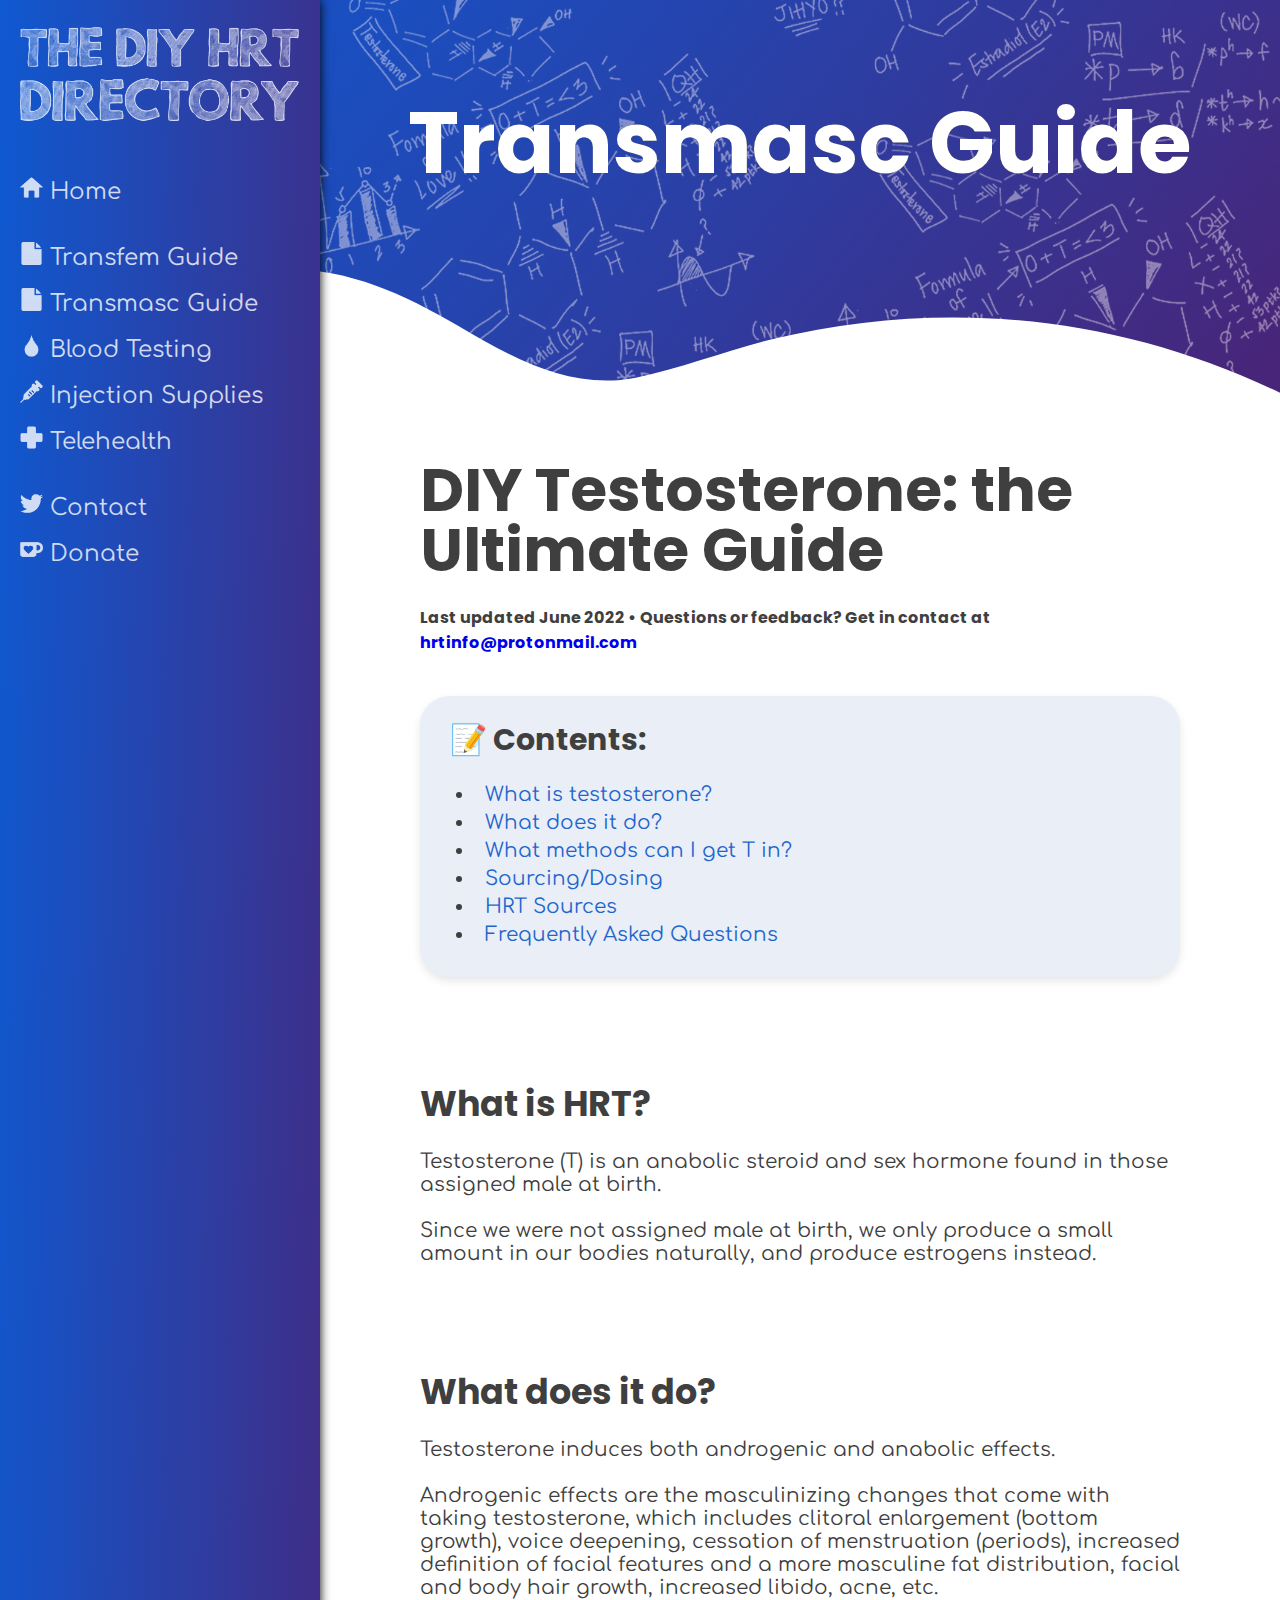
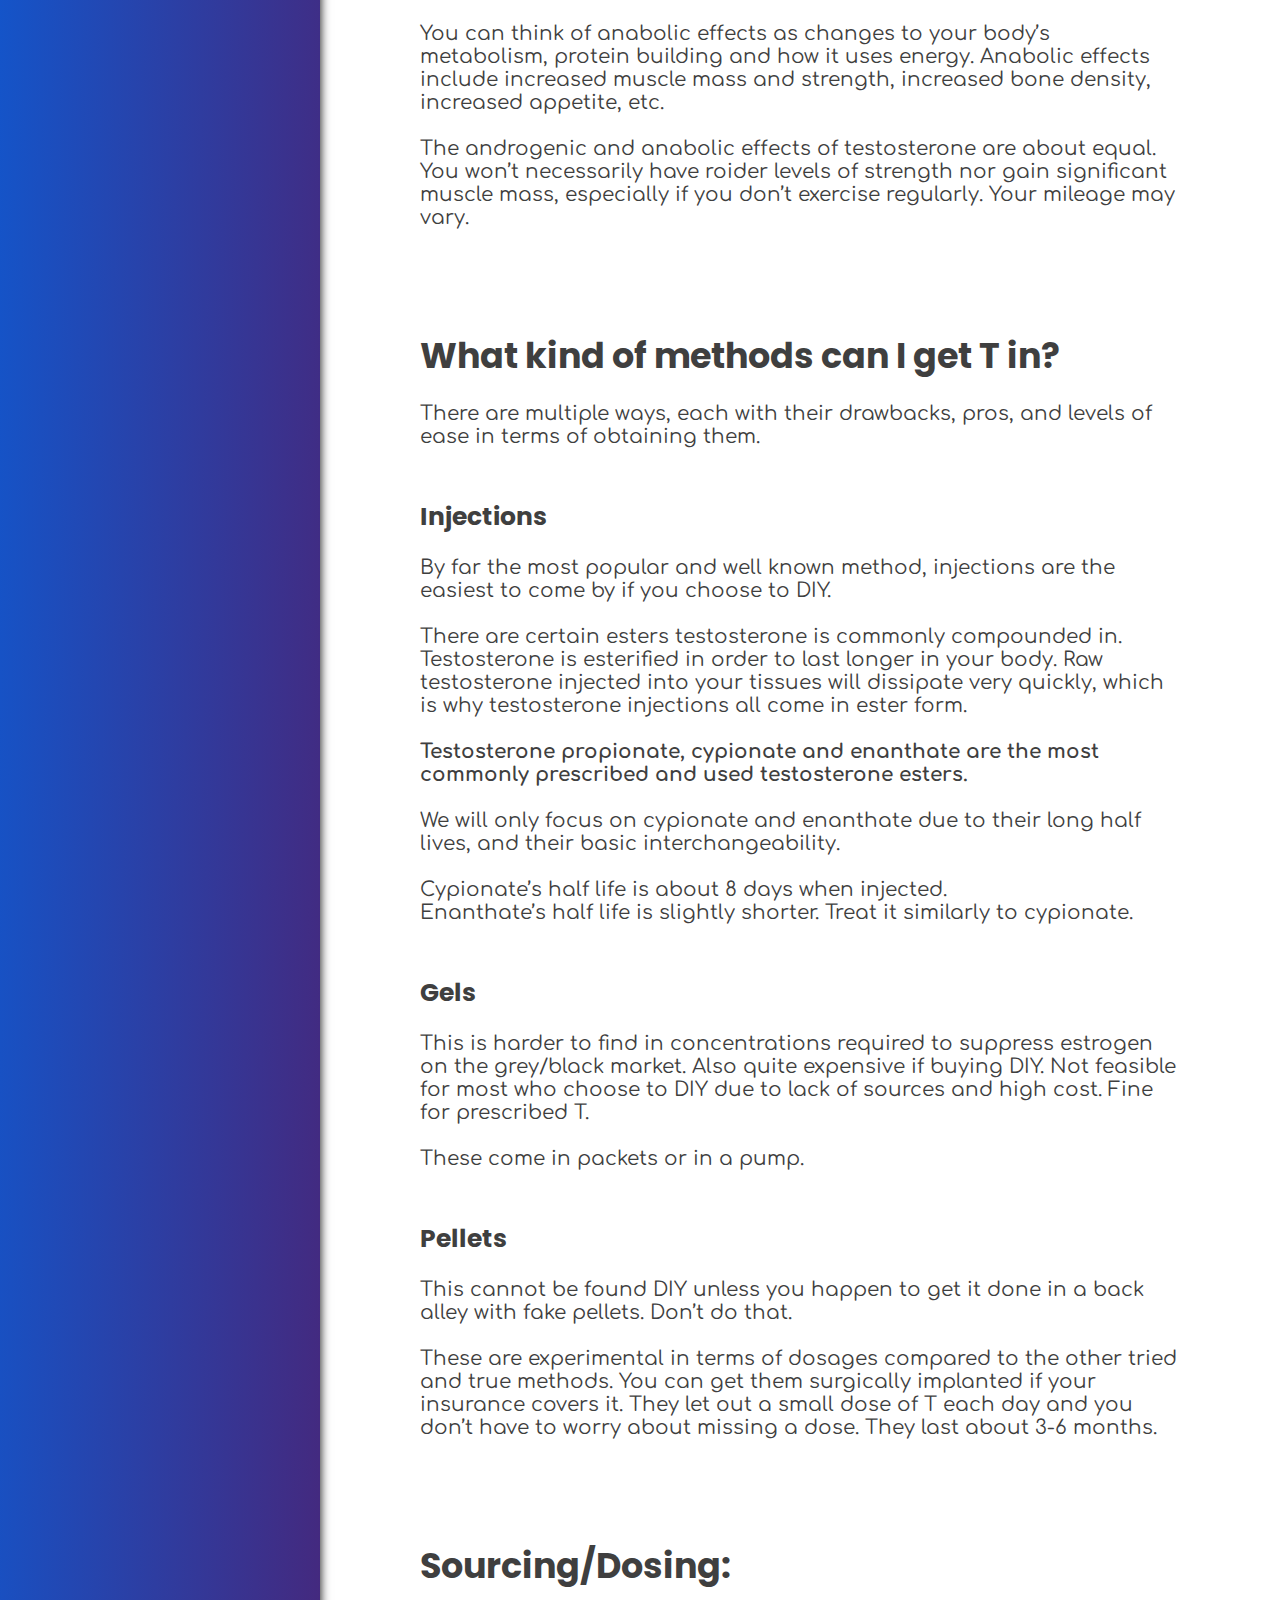
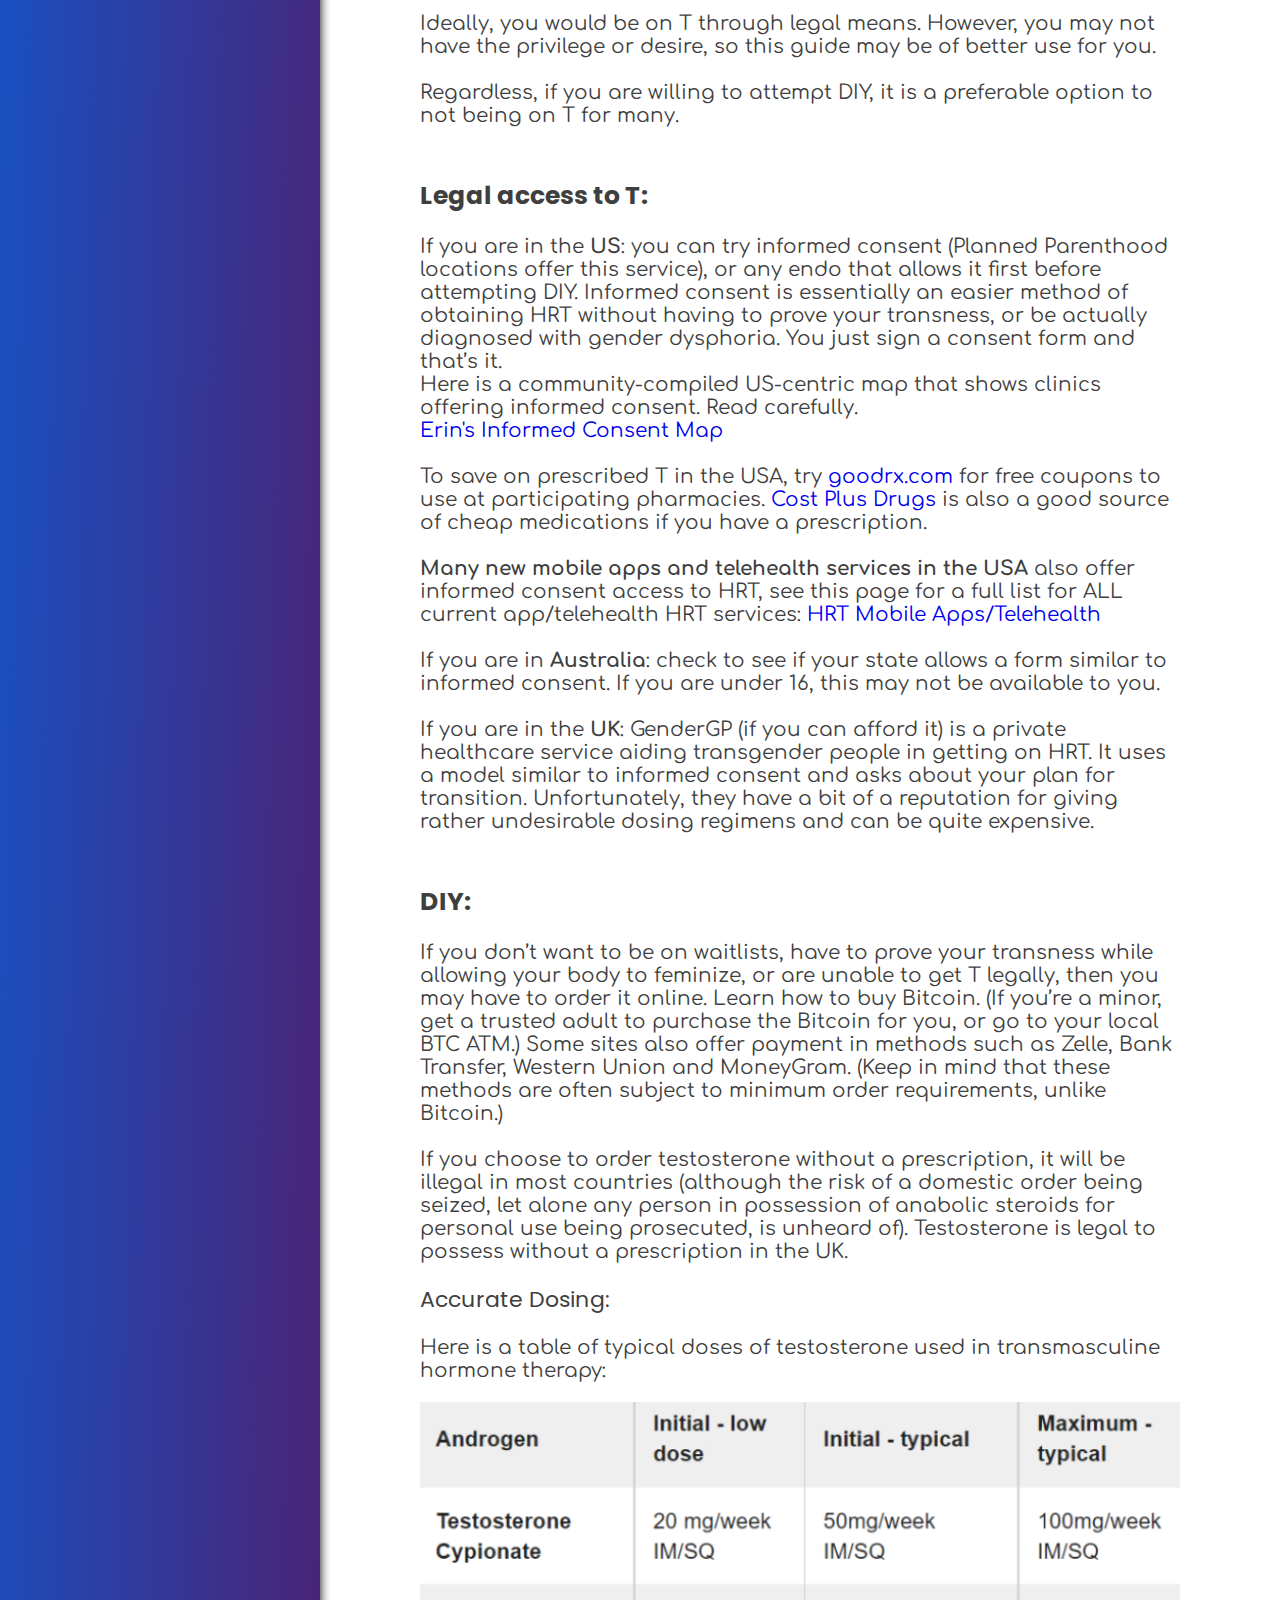
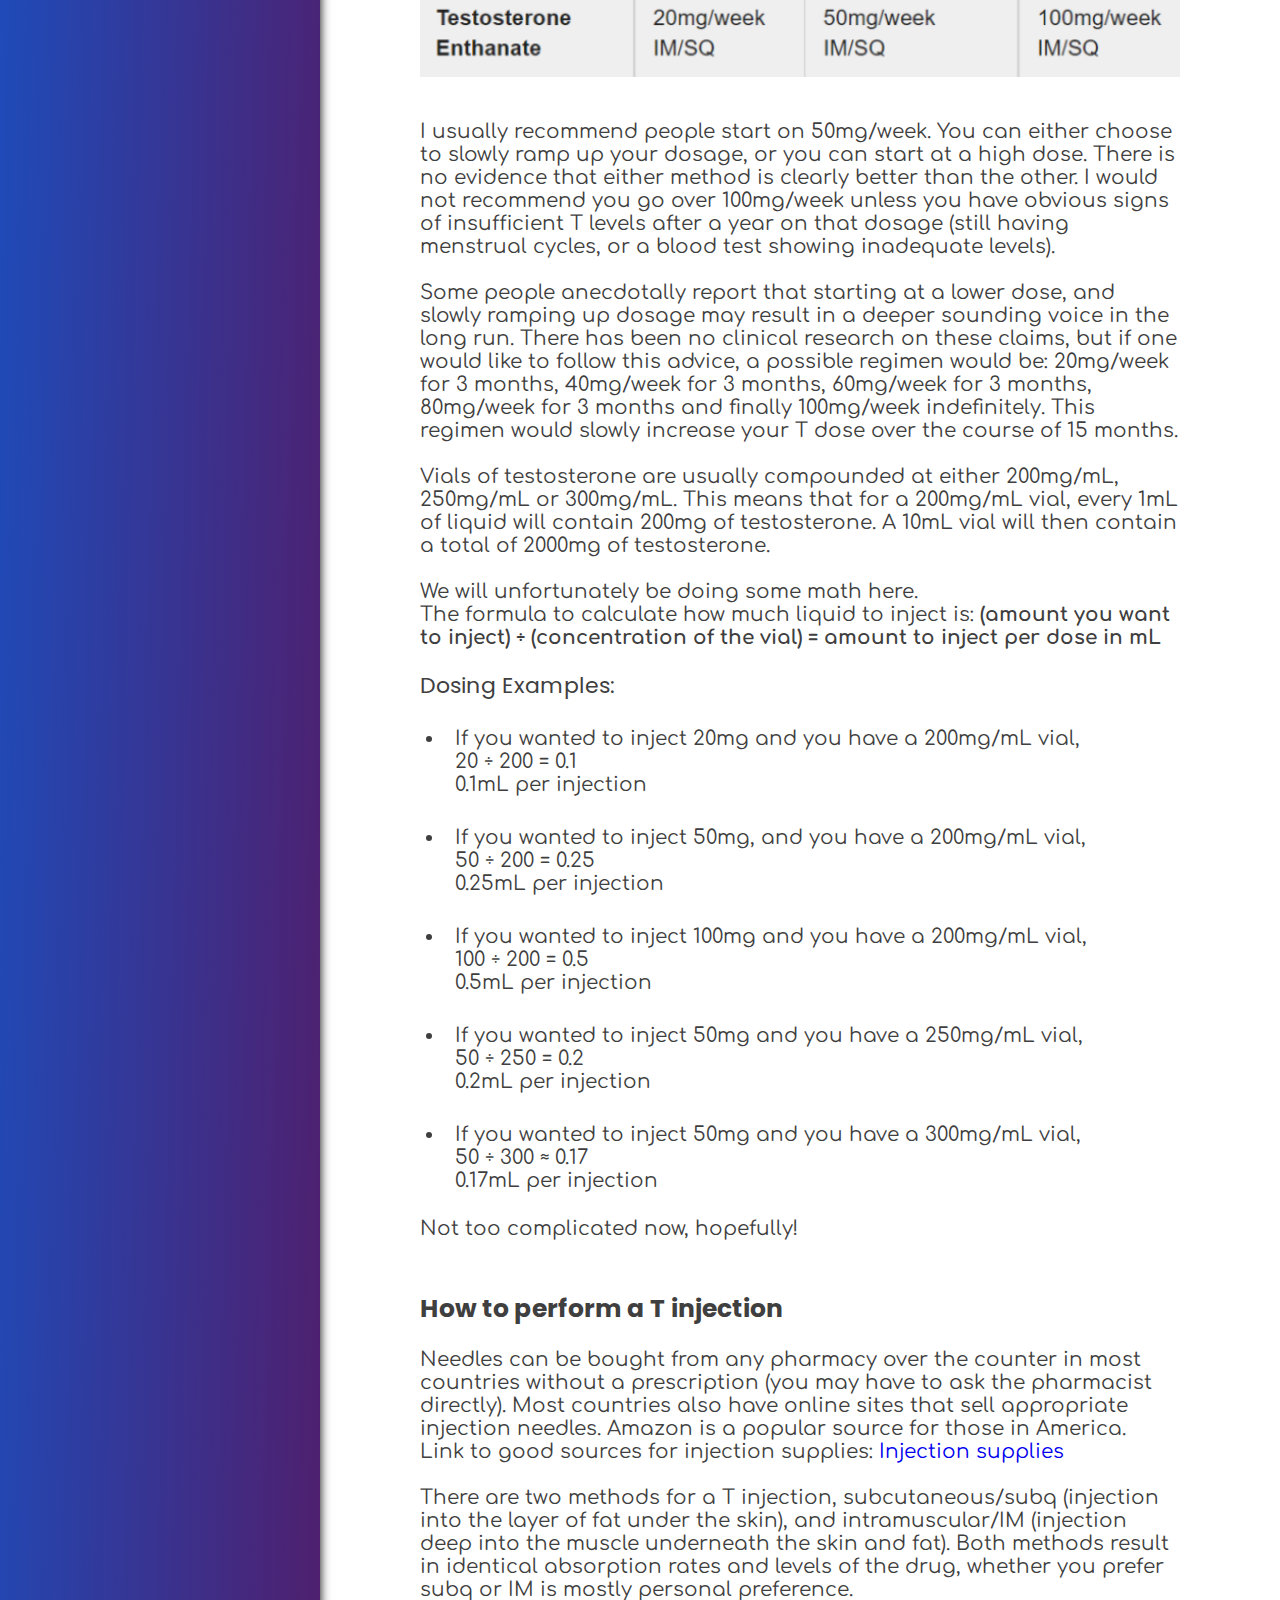
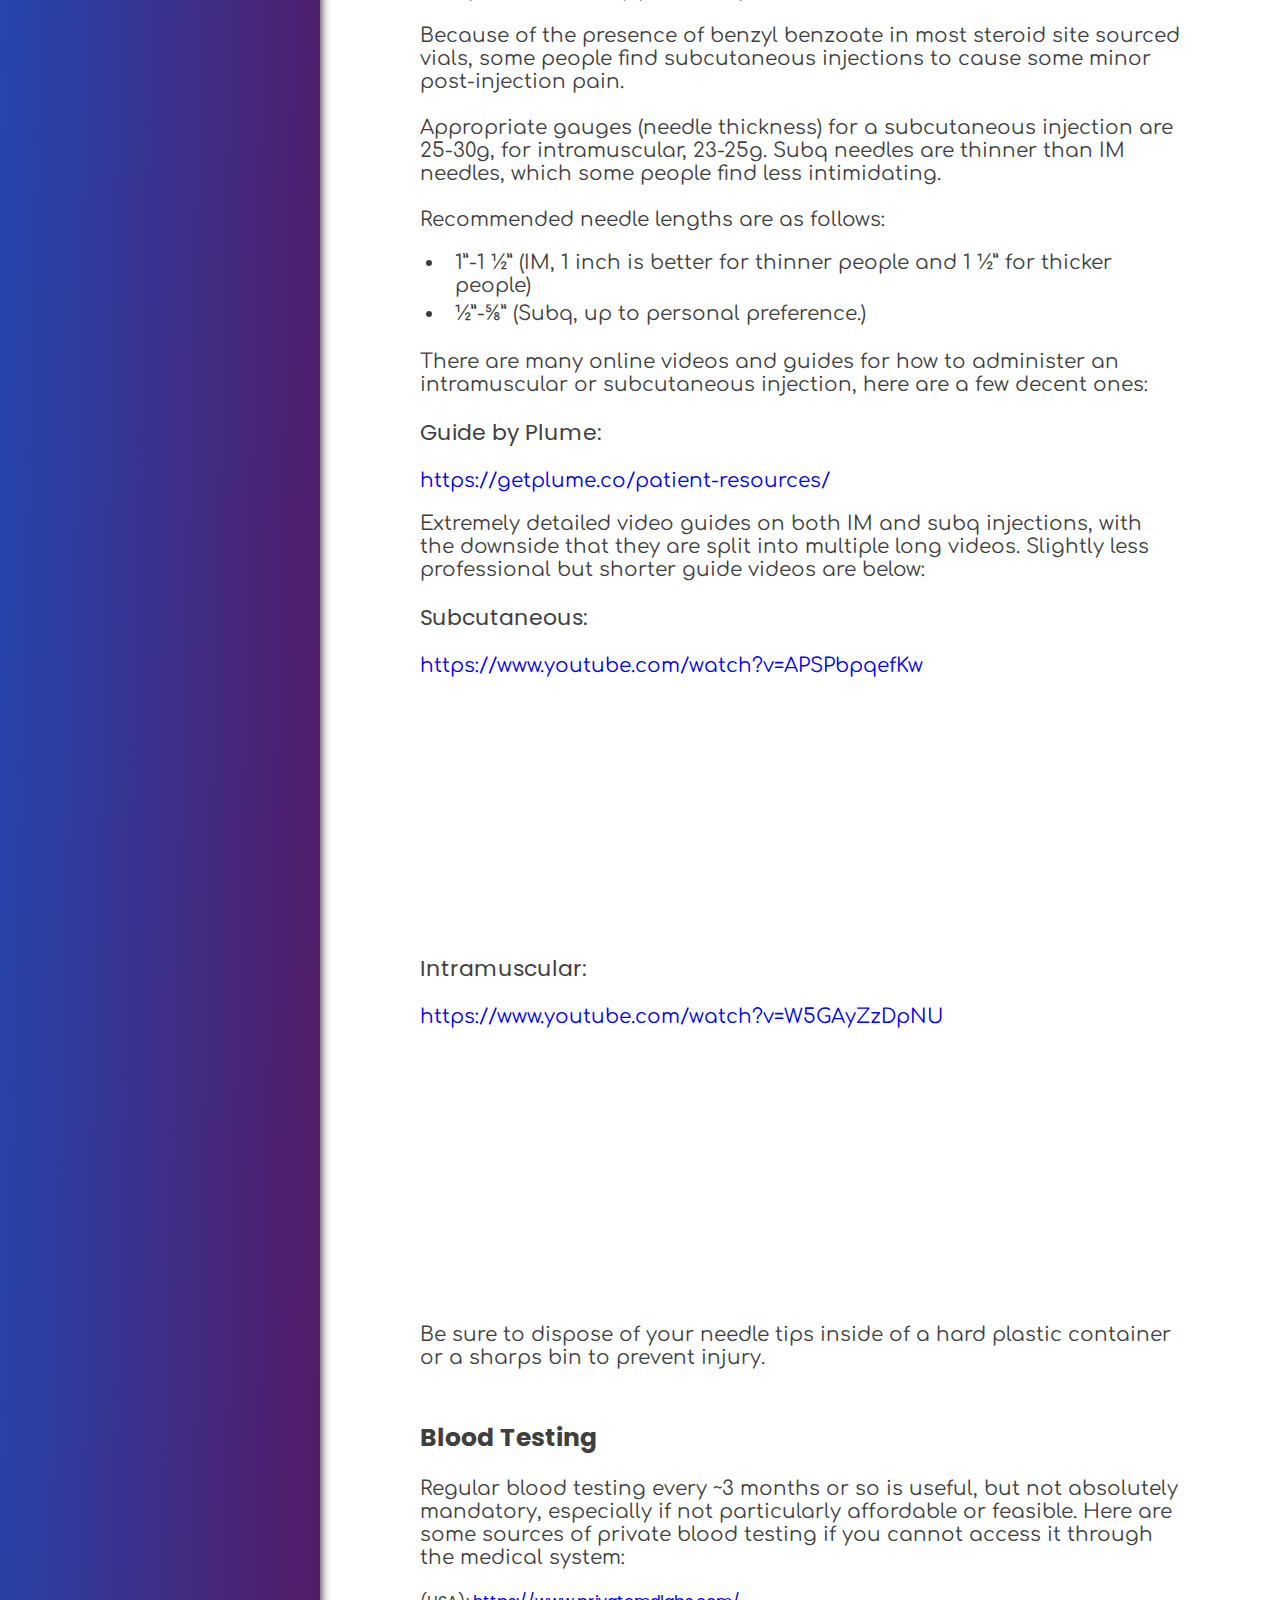
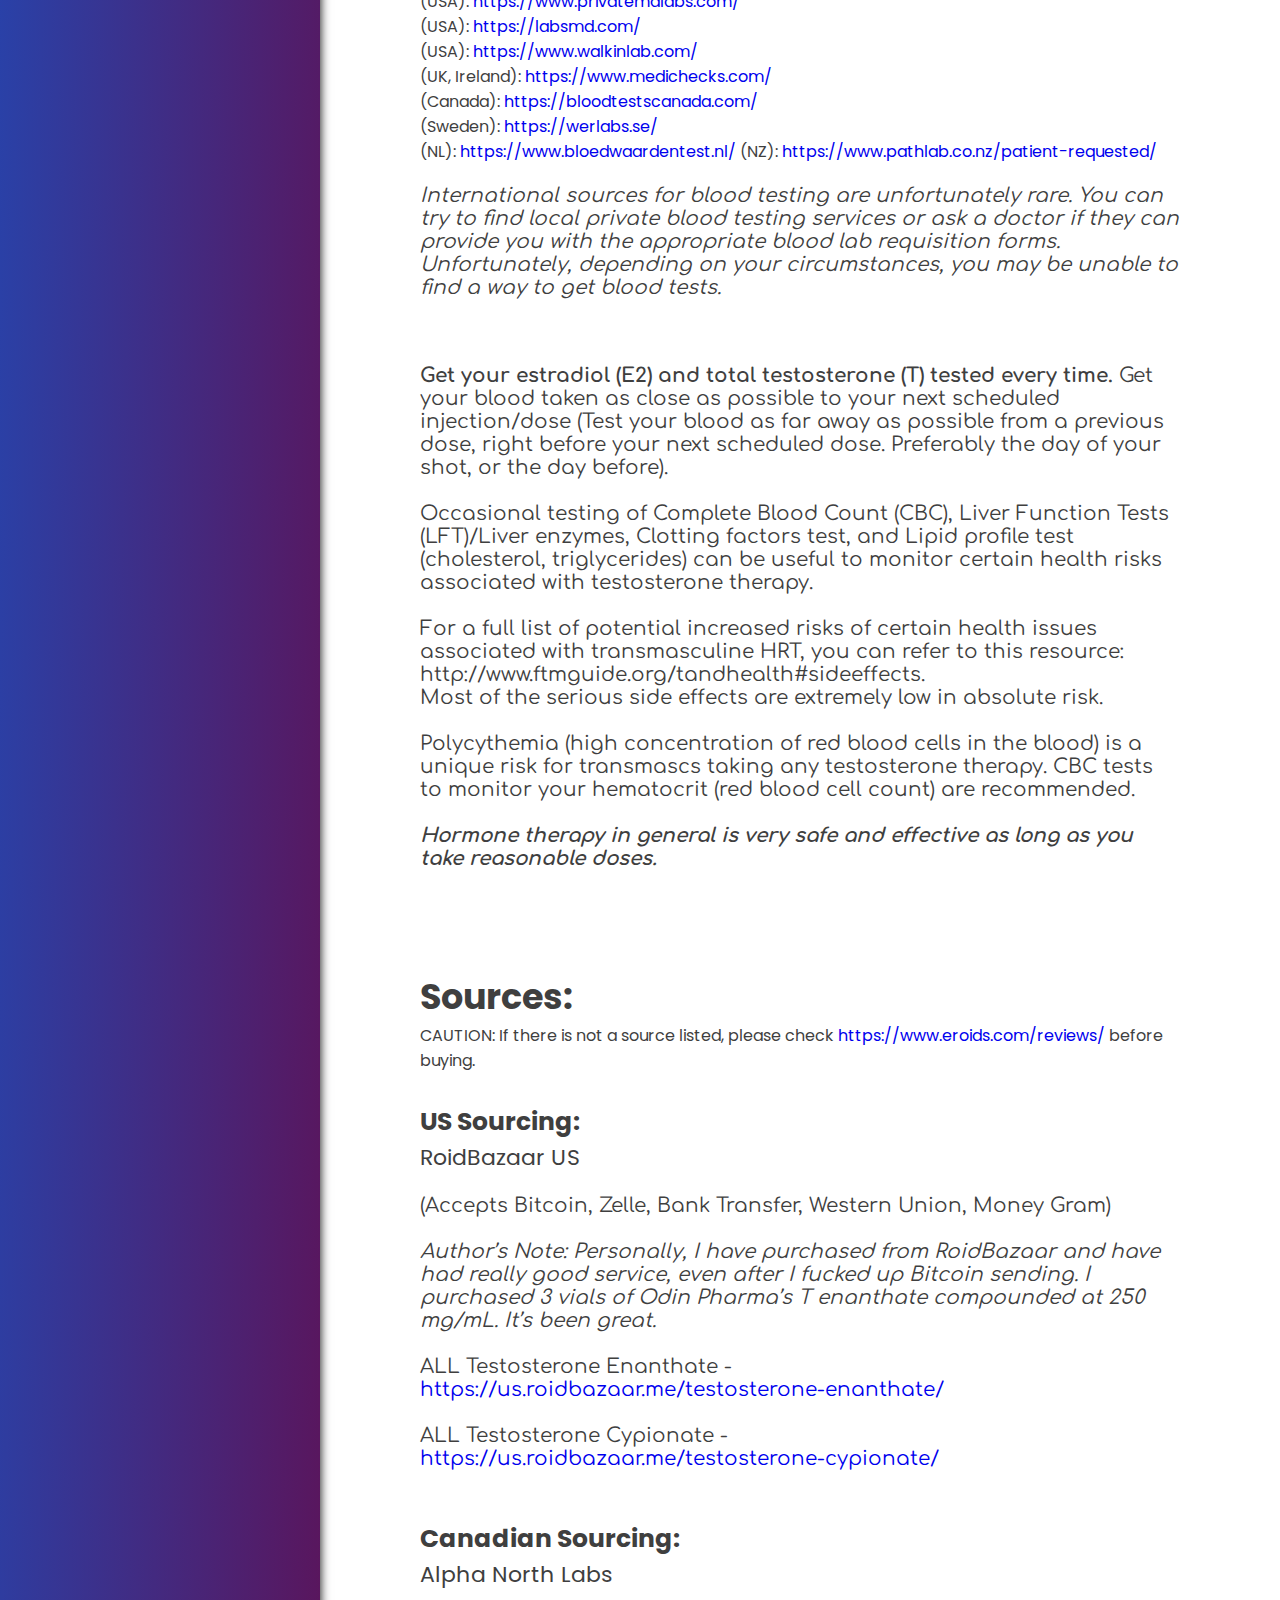
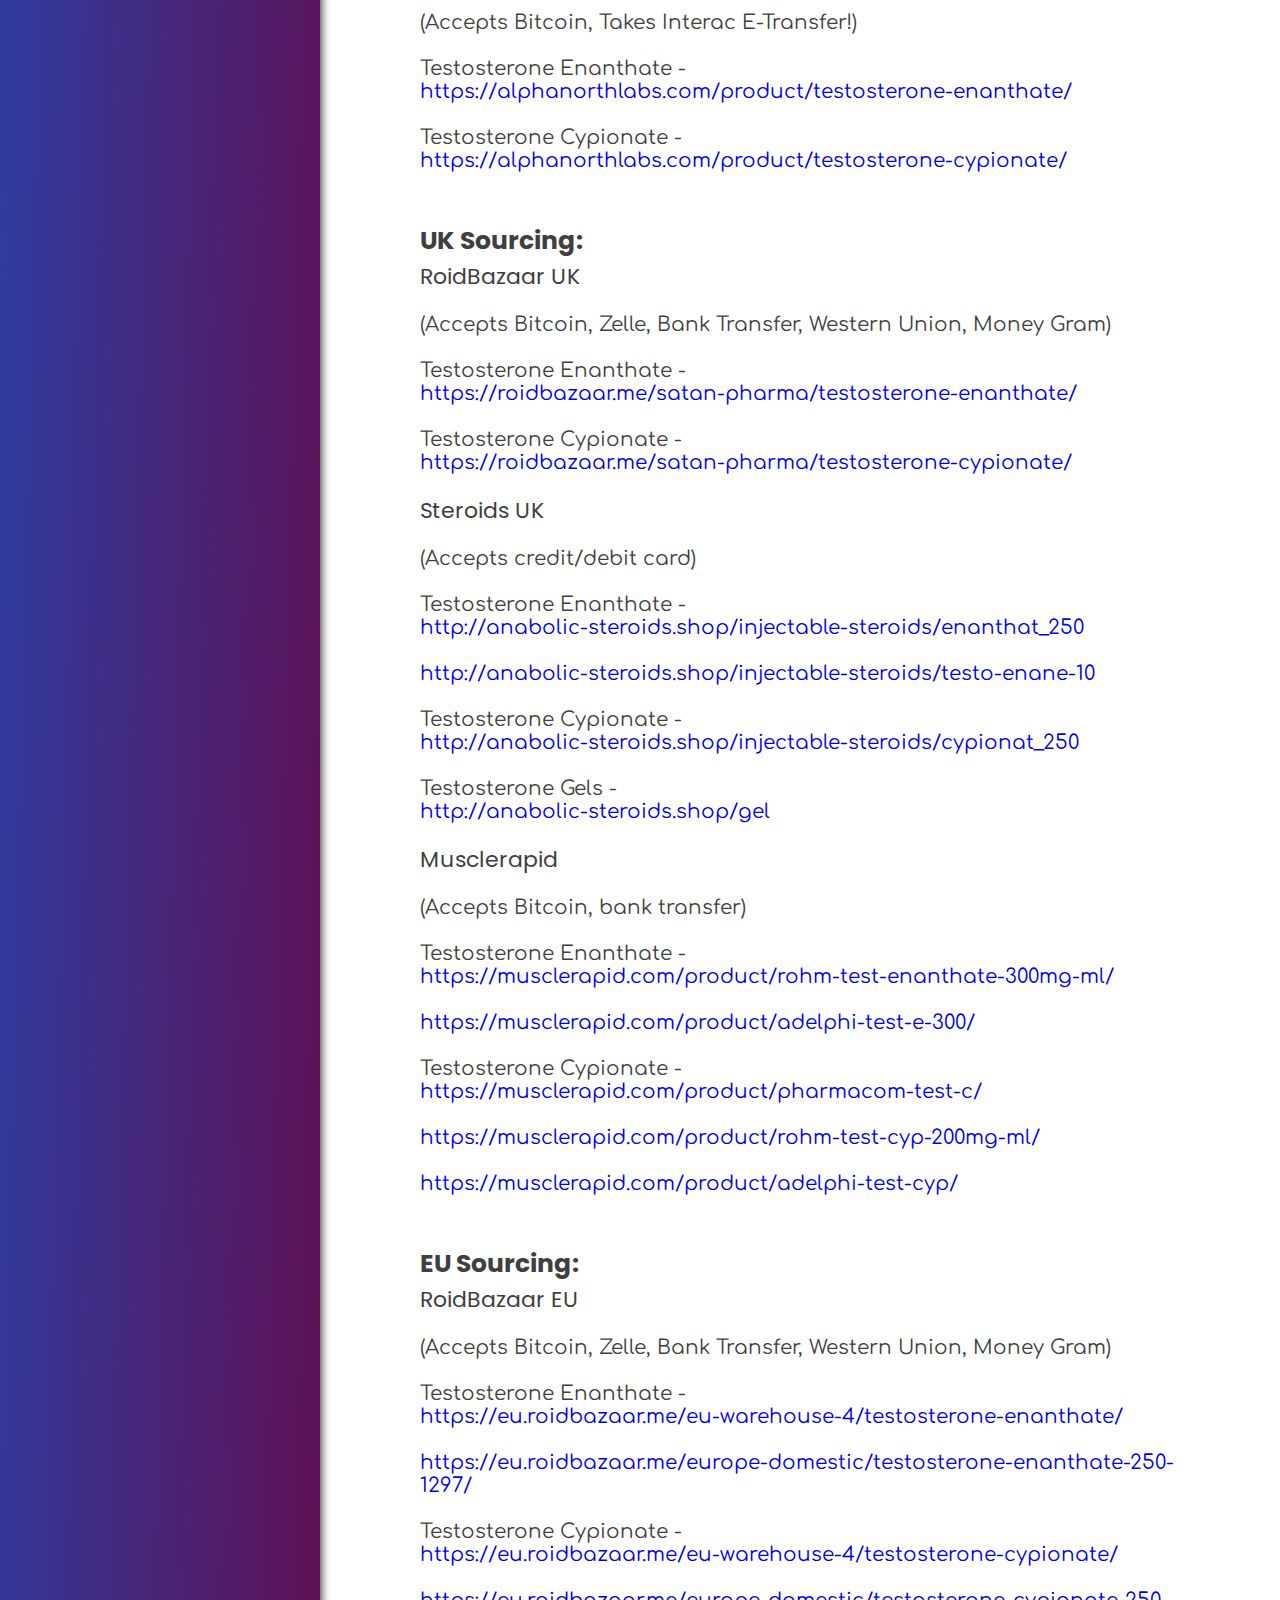
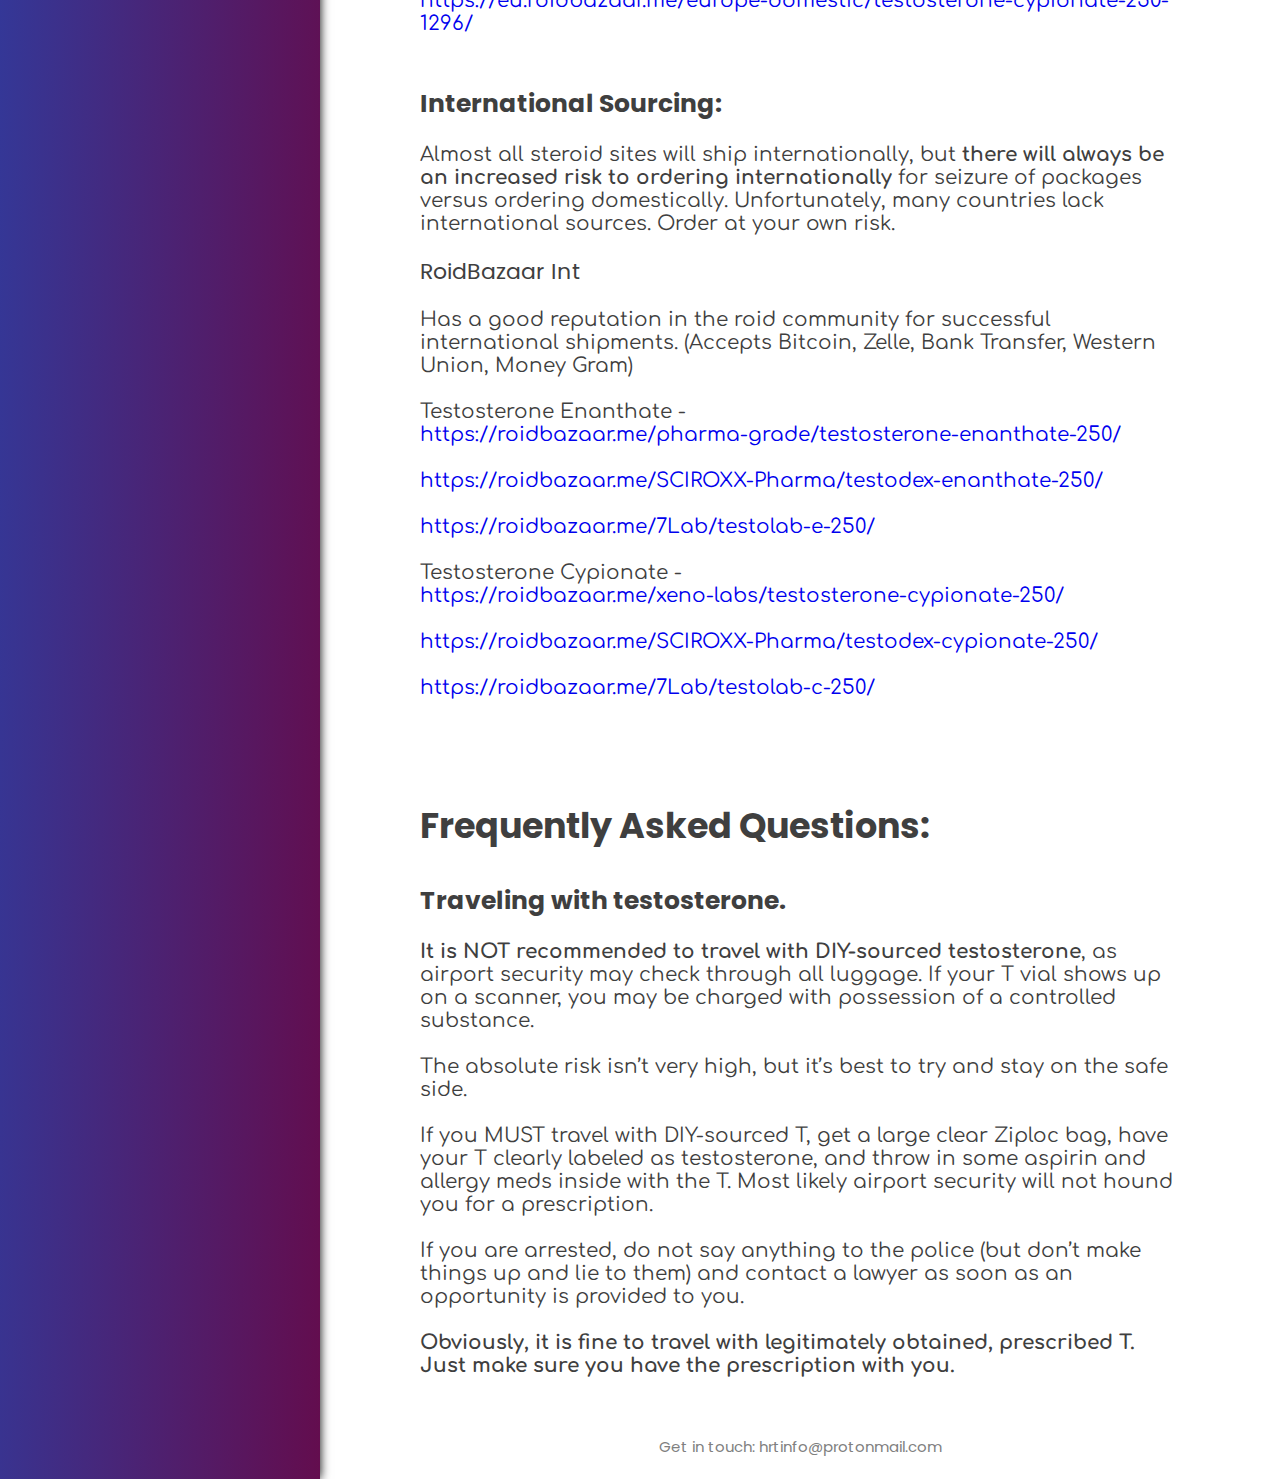
<file: transmasc.html>
<!DOCTYPE html>
<html>
<head>
<link id="theme" rel="stylesheet"type="text/css" href="css/main.css" title="main" />
<meta name="viewport" content="width=device-width, initial-scale=1">
<link href='https://fonts.googleapis.com/css?family=Comfortaa' rel='stylesheet'>
<link href="https://fonts.googleapis.com/css2?family=Poppins:wght@600&display=swap" rel="stylesheet">

<title>DIY HRT Directory | Transmasc Guide</title>
<meta name="title" content="The DIY HRT Directory | Transmasc Guide">
<meta name="description" content="All the information you need to be informed on DIY Hormone Replacement Therapy">

<!-- Open Graph / Facebook -->
<meta property="og:type" content="website">
<meta property="og:url" content="https://diyhrt.github.io">
<meta property="og:title" content="The DIY HRT Directory | Transmasc Guide">
<meta property="og:description" content="All the information you need to be informed on DIY Hormone Replacement Therapy">
<meta property="og:image" content="https://raw.githubusercontent.com/diyhrt/diyhrt.github.io/main/images/embed.png">

<!-- Twitter -->
<meta property="twitter:card" content="summary_large_image">
<meta property="twitter:url" content="https://diyhrt.github.io">
<meta property="twitter:title" content="The DIY HRT Directory | Transmasc Guide">
<meta property="twitter:description" content="All the information you need to be informed on DIY Hormone Replacement Therapy">
<meta property="twitter:image" content="https://raw.githubusercontent.com/diyhrt/diyhrt.github.io/main/images/embed.png">

<!-- Favicon -->
<link rel="apple-touch-icon" sizes="180x180" href="images/favicon_io/apple-touch-icon.png">
<link rel="icon" type="image/png" sizes="32x32" href="images/favicon_io/favicon-32x32.png">
<link rel="icon" type="image/png" sizes="16x16" href="images/favicon_io/favicon-16x16.png">
<link rel="manifest" href="/site.webmanifest">
</head>
<body>

<div class="sidenav">

  <a href="index" style="padding: 0 0 16px 0">
    <img src="images/title.png" alt="Italian Trulli" class="logo">
  </a>

  <div class = "linkGroup">
    <a href="index"><img src="images/home.png" class="navSymbol"> Home</a>
  </div>

  <div class = "linkGroup">
    <a href="transfem"><img src="images/doc.png" class="navSymbol"> Transfem Guide</a>
    <a href="transmasc"><img src="images/doc.png" class="navSymbol"> Transmasc Guide</a>
    <a href="bloodtests"><img src="images/blood.png" class="navSymbol"> Blood Testing</a>
    <a href="injectionsupplies"><img src="images/needle2.png" class="navSymbol"> Injection Supplies</a>
    <a href="apps"><img src="images/apps.png" class="navSymbol"> Telehealth</a>
  </div>

  <div class = "linkGroup">
    <a href="contact"><img src="images/twitter.png" class="navSymbol"> Contact</a>
    <a href="https://ko-fi.com/bobposting" target="_blank"><img src="images/kofi.png" class="navSymbol"> Donate</a>
  </div>
</div>

<section class="banner">
  <h1>Transmasc Guide</h1>
</section>

<div class="main">
  <div class="custom-shape-divider-bottom-1645502261">
      <svg data-name="Layer 1" xmlns="http://www.w3.org/2000/svg" viewBox="0 0 1200 120" preserveAspectRatio="none">
          <path d="M0,0V5.63C149.93,59,314.09,71.32,475.83,42.57c43-7.64,84.23-20.12,127.61-26.46,59-8.63,112.48,12.24,165.56,35.4C827.93,77.22,886,95.24,951.2,90c86.53-7,172.46-45.71,248.8-84.81V0Z" class="shape-fill"></path>
      </svg>
  </div>

<!-- Main content -->

<h2>DIY Testosterone: the Ultimate Guide</h2> </br>
<h4> Last updated June 2022 • Questions or feedback? Get in contact at <a href="mailto:hrtinfo@protonmail.com" target="_blank" rel="noopener noreferrer">hrtinfo@protonmail.com </a></h4>

<div class="notes">
  <h1>📝 Contents: </h1>
  <li><a href="#what_is_testosterone">What is testosterone?</a></li>
  <li><a href="#what_does_it_do">What does it do?</a></li>
  <li><a href="#what_methods">What methods can I get T in?</a></li>
  <li><a href="#sourcing_dosing">Sourcing/Dosing</a></li>
  <li><a href="#sources">HRT Sources</a></li>
  <li><a href="#FAQ">Frequently Asked Questions</a></li>
  </br>
</div>


<a id="what_is_testosterone"></a>
<h5> What is HRT? </h5>
  <p>
    Testosterone (T) is an anabolic steroid and sex hormone found in those assigned male at birth.
    </br></br>
    Since we were not assigned male at birth, we only produce a small amount in our bodies naturally, and produce estrogens instead.
  </p>


<a id="what_does_it_do"></a>
<h5> What does it do? </h5>
  <p>
    Testosterone induces both androgenic and anabolic effects.
    </br></br>
    Androgenic effects are the masculinizing changes that come with taking testosterone, which includes clitoral enlargement (bottom growth), voice deepening, cessation of menstruation (periods),  increased definition of facial features and a more masculine fat distribution, facial and body hair growth, increased libido, acne, etc.
    </br></br>
    You can think of anabolic effects as changes to your body’s metabolism, protein building and how it uses energy. Anabolic effects include increased muscle mass and strength, increased bone density, increased appetite, etc.
    </br></br>
    The androgenic and anabolic effects of testosterone are about equal. You won’t necessarily have roider levels of strength nor gain significant muscle mass, especially if you don’t exercise regularly. Your mileage may vary.
  </p>


<a id="what_methods"></a>
<h5> What kind of methods can I get T in? </h5>
  <p>There are multiple ways, each with their drawbacks, pros, and levels of ease in terms of obtaining them.</p>

  <h6>Injections</h6>
  <p>
    By far the most popular and well known method, injections are the easiest to come by if you choose to DIY.
    </br></br>
    There are certain esters testosterone is commonly compounded in. Testosterone is esterified in order to last longer in your body. Raw testosterone injected into your tissues will dissipate very quickly, which is why testosterone injections all come in ester form.
    </br></br>
    <b>Testosterone propionate, cypionate and enanthate are the most commonly prescribed and used testosterone esters.</b>
    </br></br>
    We will only focus on cypionate and enanthate due to their long half lives, and their basic interchangeability.
    </br></br>
    Cypionate’s half life is about 8 days when injected.</br>
    Enanthate’s half life is slightly shorter. Treat it similarly to cypionate.
  </p>

  <h6>Gels</h6>
  <p>
    This is harder to find in concentrations required to suppress estrogen on the grey/black market. Also quite expensive if buying DIY. Not feasible for most who choose to DIY due to lack of sources and high cost. Fine for prescribed T.
    </br></br>
    These come in packets or in a pump.
  </p>

  <h6>Pellets</h6>
  <p>
    This cannot be found DIY unless you happen to get it done in a back alley with fake pellets. Don’t do that.
    </br></br>
    These are experimental in terms of dosages compared to the other tried and true methods. You can get them surgically implanted if your insurance covers it. They let out a small dose of T each day and you don’t have to worry about missing a dose. They last about 3-6 months.
  </p>


<h5 id="sourcing_dosing">Sourcing/Dosing:</h5>
  <p>
    Ideally, you would be on T through legal means. However, you may not have the privilege or desire, so this guide may be of better use for you.
    </br></br>
    Regardless, if you are willing to attempt DIY, it is a preferable option to not being on T for many.
  </p>

  <h6>Legal access to T:</h6>
    <p>
      If you are in the <b>US</b>: you can try informed consent (Planned Parenthood locations offer this service), or any endo that allows it first before attempting DIY.  Informed consent is essentially an easier method of obtaining HRT without having to prove your transness, or be actually diagnosed with gender dysphoria. You just sign a consent form and that’s it.</br>
      Here is a community-compiled US-centric map that shows clinics offering informed consent. Read carefully.</br>
      <a href="https://www.google.com/maps/d/u/1/viewer?mid=1DxyOTw8dI8n96BHFF2JVUMK7bXsRKtzA&ll=26.19982757169323%2C-113.38234069999999&z=3" target="_blank">Erin's Informed Consent Map</a>
      </br></br>
      To save on prescribed T in the USA, try <a href="goodrx.com" target="_blank">goodrx.com</a> for free coupons to use at participating pharmacies. <a href="https://costplusdrugs.com/medications/" target="_blank">Cost Plus Drugs</a> is also a good source of cheap medications if you have a prescription.
      </br></br>
      <b>Many new mobile apps and telehealth services in the USA</b> also offer informed consent access to HRT, see this page for a full list for ALL current app/telehealth HRT services: <a href="apps" target="_blank">HRT Mobile Apps/Telehealth</a>
      </br></br>
      If you are in <b>Australia</b>: check to see if your state allows a form similar to informed consent. If you are under 16, this may not be available to you.
      </br></br>
      If you are in the <b>UK</b>: GenderGP (if you can afford it) is a private healthcare service aiding transgender people in getting on HRT. It uses a model similar to informed consent and asks about your plan for transition. Unfortunately, they have a bit of a reputation for giving rather undesirable dosing regimens and can be quite expensive.
    </p>

  <h6>DIY:</h6>
    <p>
      If you don’t want to be on waitlists, have to prove your transness while allowing your body to feminize, or are unable to get T legally, then you may have to order it online. Learn how to buy Bitcoin. (If you’re a minor, get a trusted adult to purchase the Bitcoin for you, or go to your local BTC ATM.) Some sites also offer payment in methods such as Zelle, Bank Transfer, Western Union and MoneyGram. (Keep in mind that these methods are often subject to minimum order requirements, unlike Bitcoin.)
      </br></br>
      If you choose to order testosterone without a prescription, it will be illegal in most countries (although the risk of a domestic order being seized, let alone any person in possession of anabolic steroids for personal use being prosecuted, is unheard of). Testosterone is legal to possess without a prescription in the UK.
    </p>
    <h7> Accurate Dosing:</h7>
    <p>
      Here is a table of typical doses of testosterone used in transmasculine hormone therapy: </br>
      <img src="images/content/TTable.png" class="contentImage" style="width:100%;"></br>
      I usually recommend people start on 50mg/week. You can either choose to slowly ramp up your dosage, or you can start at a high dose. There is no evidence that either method is clearly better than the other.  I would not recommend you go over 100mg/week unless you have obvious signs of insufficient T levels after a year on that dosage (still having menstrual cycles, or a blood test showing inadequate levels).
      </br></br>
      Some people anecdotally report that starting at a lower dose, and slowly ramping up dosage may result in a deeper sounding voice in the long run. There has been no clinical research on these claims, but if one would like to follow this advice, a possible regimen would be:
      20mg/week for 3 months, 40mg/week for 3 months, 60mg/week for 3 months, 80mg/week for 3 months and finally 100mg/week indefinitely. This regimen would slowly increase your T dose over the course of 15 months.
      </br></br>
      Vials of testosterone are usually compounded at either 200mg/mL, 250mg/mL or 300mg/mL. This means that for a 200mg/mL vial, every 1mL of liquid will contain 200mg of testosterone. A 10mL vial will then contain a total of 2000mg of testosterone.</br></br>
      We will unfortunately be doing some math here.</br>
      The formula to calculate how much liquid to inject is: <b>(amount you want to inject) ÷ (concentration of the vial) = amount to inject per dose in mL</b>
    </p>
    <h7> Dosing Examples:</h7></br></br>
      <li>
        If you wanted to inject 20mg and you have a 200mg/mL vial,</br>
        20 ÷ 200 = 0.1</br>
        0.1mL per injection
      </li></br>
      <li>
        If you wanted to inject 50mg, and you have a 200mg/mL vial,</br>
        50 ÷ 200 = 0.25</br>
        0.25mL per injection
      </li></br>
      <li>
        If you wanted to inject 100mg and you have a 200mg/mL vial,</br>
        100 ÷ 200 = 0.5</br>
        0.5mL per injection
      </li></br>
      <li>
        If you wanted to inject 50mg and you have a 250mg/mL vial,</br>
        50 ÷ 250 = 0.2</br>
        0.2mL per injection
      </li></br>
      <li>
        If you wanted to inject 50mg and you have a 300mg/mL vial, </br>
        50 ÷ 300 ≈ 0.17</br>
        0.17mL per injection
      </li>

      <p>Not too complicated now, hopefully!</p>

    <h6>How to perform a T injection</h6>
      <p>
        Needles can be bought from any pharmacy over the counter in most countries without a prescription (you may have to ask the pharmacist directly). Most countries also have online sites that sell appropriate injection needles. Amazon is a popular source for those in America.</br>
        Link to good sources for injection supplies: <a href="injectionsupplies" target="_blank">Injection supplies</a>
        </br></br>
        There are two methods for a T injection, subcutaneous/subq (injection into the layer of fat under the skin), and intramuscular/IM (injection deep into the muscle underneath the skin and fat). Both methods result in identical absorption rates and levels of the drug, whether you prefer subq or IM is mostly personal preference.
        </br></br>
        Because of the presence of benzyl benzoate in most steroid site sourced vials, some people find subcutaneous injections to cause some minor post-injection pain.
        </br></br>
        Appropriate gauges (needle thickness) for a subcutaneous injection are 25-30g, for intramuscular, 23-25g. Subq needles are thinner than IM needles, which some people find less intimidating.
        </br></br>
        Recommended needle lengths are as follows:
      </p>
        <li>1”-1 ½” (IM, 1 inch is better for thinner people and 1 ½” for thicker people)</li>
        <li>½”-⅝” (Subq, up to personal preference.)</li>
      <p>
        There are many online videos and guides for how to administer an intramuscular or subcutaneous injection, here are a few decent ones:
      </p>

      <h7>Guide by Plume:</h7>
        <p><a href="https://getplume.co/patient-resources/" target="_blank">https://getplume.co/patient-resources/</a></p>
        <p>Extremely detailed video guides on both IM and subq injections, with the downside that they are split into multiple long videos. Slightly less professional but shorter guide videos are below:</p>

      <h7>Subcutaneous:</h7>
        <p><a href="https://www.youtube.com/watch?v=APSPbpqefKw" target="_blank">https://www.youtube.com/watch?v=APSPbpqefKw </a></p>
        <div class="video-container">
        <iframe width="560" height="315" src="https://www.youtube-nocookie.com/embed/APSPbpqefKw" title="YouTube video player" frameborder="0" allow="accelerometer; autoplay; clipboard-write; encrypted-media; gyroscope; picture-in-picture" allowfullscreen></iframe>
        </div>
        </br>
      <h7>Intramuscular:</h7>
        <p><a href="https://www.youtube.com/watch?v=W5GAyZzDpNU" target="_blank">https://www.youtube.com/watch?v=W5GAyZzDpNU</a></p>
        <div class="video-container">
          <iframe width="560" height="315" src="https://www.youtube-nocookie.com/embed/W5GAyZzDpNU" title="YouTube video player" frameborder="0" allow="accelerometer; autoplay; clipboard-write; encrypted-media; gyroscope; picture-in-picture" allowfullscreen></iframe>
        </div>
      </br>
      <p>Be sure to dispose of your needle tips inside of a hard plastic container or a sharps bin to prevent injury.</p>

    <h6>Blood Testing</h6>
      <p>Regular blood testing every ~3 months or so is useful, but not absolutely mandatory, especially if not particularly affordable or feasible. Here are some sources of private blood testing if you cannot access it through the medical system:</p>

      (USA): <a href="https://www.privatemdlabs.com/" target="_blank">https://www.privatemdlabs.com/</a> </br>
      (USA): <a href="https://labsmd.com/" target="_blank">https://labsmd.com/</a></br>
      (USA): <a href="https://www.walkinlab.com/" target="_blank">https://www.walkinlab.com/</a></br>
      (UK, Ireland): <a href="https://www.medichecks.com/" target="_blank">https://www.medichecks.com/ </a></br>
      (Canada): <a href="https://bloodtestscanada.com/" target="_blank">https://bloodtestscanada.com/ </a></br>
      (Sweden): <a href="https://werlabs.se/" target="_blank">https://werlabs.se/</a> </br>
      (NL): <a href="https://www.bloedwaardentest.nl/" target="_blank">https://www.bloedwaardentest.nl/</a>
      (NZ): <a href="https://www.pathlab.co.nz/patient-requested/" target="_blank">https://www.pathlab.co.nz/patient-requested/</a>
    </br>
    <p><i>International sources for blood testing are unfortunately rare. You can try to find local private blood testing services or ask a doctor if they can provide you with the appropriate blood lab requisition forms.
    </br>
    Unfortunately, depending on your circumstances, you may be unable to find a way to get blood tests.</i>
</p></br>

      <p>
        <b>Get your estradiol (E2) and total testosterone (T) tested every time.</b> Get your blood taken as close as possible to your next scheduled injection/dose (Test your blood as far away as possible from a previous dose, right before your next scheduled dose. Preferably the day of your shot, or the day before).
        </br></br>
        Occasional testing of Complete Blood Count (CBC), Liver Function Tests (LFT)/Liver enzymes, Clotting factors test, and Lipid profile test (cholesterol, triglycerides) can be useful to monitor certain health risks associated with testosterone therapy.
        </br></br>
        For a full list of potential increased risks of certain health issues associated with transmasculine HRT, you can refer to this resource: http://www.ftmguide.org/tandhealth#sideeffects. </br>
        Most of the serious side effects are extremely low in absolute risk.
        </br></br>
        Polycythemia (high concentration of red blood cells in the blood) is a unique risk for transmascs taking any testosterone therapy. CBC tests to monitor your hematocrit (red blood cell count) are recommended.
        </br></br>
        <b><i>Hormone therapy in general is very safe and effective as long as you take reasonable doses.</b></i>
      </p>

    <a id="sources"></a>
    <h5> Sources: </h5>
      CAUTION: If there is not a source listed, please check <a href="https://www.eroids.com/reviews/" target="_blank">https://www.eroids.com/reviews/</a> before buying.

      <h6> US Sourcing:</h6>
        <h7>RoidBazaar US</h7>
        <p>
          (Accepts Bitcoin, Zelle, Bank Transfer, Western Union, Money Gram)
          </br></br>
          <i>Author’s Note: Personally, I have purchased from RoidBazaar and have had really good service, even after I fucked up Bitcoin sending. I purchased 3 vials of Odin Pharma’s T enanthate compounded at 250 mg/mL. It’s been great.</i>
          </br></br>
          ALL Testosterone Enanthate - </br>
          <a href="https://us.roidbazaar.me/testosterone-enanthate/" target="_blank">https://us.roidbazaar.me/testosterone-enanthate/</a>
          </br></br>
          ALL Testosterone Cypionate - </br>
          <a href="https://us.roidbazaar.me/testosterone-cypionate/" target="_blank">https://us.roidbazaar.me/testosterone-cypionate/</a>
        </p>

      <h6>Canadian Sourcing:</h6>
        <h7>Alpha North Labs</h7>
        <p>
          (Accepts Bitcoin, Takes Interac E-Transfer!)
          </br></br>
          Testosterone Enanthate -</br>
          <a href="https://alphanorthlabs.com/product/testosterone-enanthate/" target="_blank">https://alphanorthlabs.com/product/testosterone-enanthate/</a>
          </br></br>
          Testosterone Cypionate - </br>
          <a href="https://alphanorthlabs.com/product/testosterone-cypionate/" target="_blank">https://alphanorthlabs.com/product/testosterone-cypionate/</a>
        </p>

      <h6>UK Sourcing:</h6>
        <h7>RoidBazaar UK</h7>
        <p>
          (Accepts Bitcoin, Zelle, Bank Transfer, Western Union, Money Gram)
          </br></br>
          Testosterone Enanthate -</br>
          <a href="https://roidbazaar.me/satan-pharma/testosterone-enanthate/" target="_blank">https://roidbazaar.me/satan-pharma/testosterone-enanthate/</a>
          </br></br>
          Testosterone Cypionate -</br>
          <a href="https://roidbazaar.me/satan-pharma/testosterone-cypionate/" target="_blank">https://roidbazaar.me/satan-pharma/testosterone-cypionate/</a>
        </p>
        <h7>Steroids UK</h7>
        <p>
          (Accepts credit/debit card)
          </br></br>
          Testosterone Enanthate -</br>
          <a href="http://anabolic-steroids.shop/injectable-steroids/enanthat_250" target="_blank">http://anabolic-steroids.shop/injectable-steroids/enanthat_250 </a>
          </br></br>
          <a href="http://anabolic-steroids.shop/injectable-steroids/testo-enane-10" target="_blank">http://anabolic-steroids.shop/injectable-steroids/testo-enane-10 </a>
          </br></br>
          Testosterone Cypionate - </br>
          <a href="http://anabolic-steroids.shop/injectable-steroids/cypionat_250" target="_blank">http://anabolic-steroids.shop/injectable-steroids/cypionat_250 </a>
          </br></br>
          Testosterone Gels - </br>
          <a href="http://anabolic-steroids.shop/gel" target="_blank">http://anabolic-steroids.shop/gel</a>
        </p>
        <h7>Musclerapid</h7>
        <p>
          (Accepts Bitcoin, bank transfer)
          </br></br>
          Testosterone Enanthate -</br>
          <a href="https://musclerapid.com/product/rohm-test-enanthate-300mg-ml/" target="_blank">https://musclerapid.com/product/rohm-test-enanthate-300mg-ml/</a>
          </br></br>
          <a href="https://musclerapid.com/product/adelphi-test-e-300/" target="_blank">https://musclerapid.com/product/adelphi-test-e-300/</a>
          </br></br>
          Testosterone Cypionate - </br>
          <a href="https://musclerapid.com/product/pharmacom-test-c/" target="_blank">https://musclerapid.com/product/pharmacom-test-c/</a>
          </br></br>
          <a href="https://musclerapid.com/product/rohm-test-cyp-200mg-ml/" target="_blank">https://musclerapid.com/product/rohm-test-cyp-200mg-ml/</a>
          </br></br>
          <a href="https://musclerapid.com/product/adelphi-test-cyp/" target="_blank">https://musclerapid.com/product/adelphi-test-cyp/</a>
        </p>
      <h6>EU Sourcing:</h6>
        <h7>RoidBazaar EU</h7>
        <p>
          (Accepts Bitcoin, Zelle, Bank Transfer, Western Union, Money Gram)
          </br></br>
          Testosterone Enanthate - </br>
          <a href="https://eu.roidbazaar.me/eu-warehouse-4/testosterone-enanthate/" target="_blank">https://eu.roidbazaar.me/eu-warehouse-4/testosterone-enanthate/</a>
          </br></br>
          <a href="https://eu.roidbazaar.me/europe-domestic/testosterone-enanthate-250-1297/" target="_blank">https://eu.roidbazaar.me/europe-domestic/testosterone-enanthate-250-1297/</a>
          </br></br>
          Testosterone Cypionate - </br>
          <a href="https://eu.roidbazaar.me/eu-warehouse-4/testosterone-cypionate/" target="_blank">https://eu.roidbazaar.me/eu-warehouse-4/testosterone-cypionate/</a>
          </br></br>
          <a href="https://eu.roidbazaar.me/europe-domestic/testosterone-cypionate-250-1296/" target="_blank">https://eu.roidbazaar.me/europe-domestic/testosterone-cypionate-250-1296/ </a>
        </p>
      <h6>International Sourcing:</h6>
      <p>Almost all steroid sites will ship internationally, but <b>there will always be an increased risk to ordering internationally</b> for seizure of packages versus ordering domestically. Unfortunately, many countries lack international sources. Order at your own risk.</p>
        <h7>RoidBazaar Int</h7>
        <p>
          Has a good reputation in the roid community for successful international shipments.
          (Accepts Bitcoin, Zelle, Bank Transfer, Western Union, Money Gram)
          </br></br>
          Testosterone Enanthate -</br>
          <a href="https://roidbazaar.me/pharma-grade/testosterone-enanthate-250/" target="_blank">https://roidbazaar.me/pharma-grade/testosterone-enanthate-250/ </a>
          </br></br>
          <a href="https://roidbazaar.me/SCIROXX-Pharma/testodex-enanthate-250/" target="_blank">https://roidbazaar.me/SCIROXX-Pharma/testodex-enanthate-250/ </a>
          </br></br>
          <a href="https://roidbazaar.me/7Lab/testolab-e-250/" target="_blank">https://roidbazaar.me/7Lab/testolab-e-250/ </a>
          </br></br>
          Testosterone Cypionate - </br>
          <a href="https://roidbazaar.me/xeno-labs/testosterone-cypionate-250/" target="_blank">https://roidbazaar.me/xeno-labs/testosterone-cypionate-250/ </a>
          </br></br>
          <a href="https://roidbazaar.me/SCIROXX-Pharma/testodex-cypionate-250/" target="_blank">https://roidbazaar.me/SCIROXX-Pharma/testodex-cypionate-250/ </a>
          </br></br>
          <a href="https://roidbazaar.me/7Lab/testolab-c-250/" target="_blank">https://roidbazaar.me/7Lab/testolab-c-250/ </a>
        </p>


<a id="FAQ"></a>
<h5> Frequently Asked Questions: </h5>

<h6> Traveling with testosterone. </h6>
<p>
  <b>It is NOT recommended to travel with DIY-sourced testosterone</b>, as airport security may check through all luggage. If your T vial shows up on a scanner, you may be charged with possession of a controlled substance.
  </br></br>
  The absolute risk isn’t very high, but it’s best to try and stay on the safe side.
  </br></br>
  If you MUST travel with DIY-sourced T, get a large clear Ziploc bag, have your T clearly labeled as testosterone, and throw in some aspirin and allergy meds inside with the T. Most likely airport security will not hound you for a prescription.
  </br></br>
  If you are arrested, do not say anything to the police (but don’t make things up and lie to them) and contact a lawyer as soon as an opportunity is provided to you.
  </br></br>
  <b>Obviously, it is fine to travel with legitimately obtained, prescribed T. Just make sure you have the prescription with you.</b>
</p>


</div>
</body>

<footer>
<a href="mailto:hrtinfo@protonmail.com" target="_blank" rel="noopener noreferrer">Get in touch: hrtinfo@protonmail.com </a>
</footer>
</html>
</file>
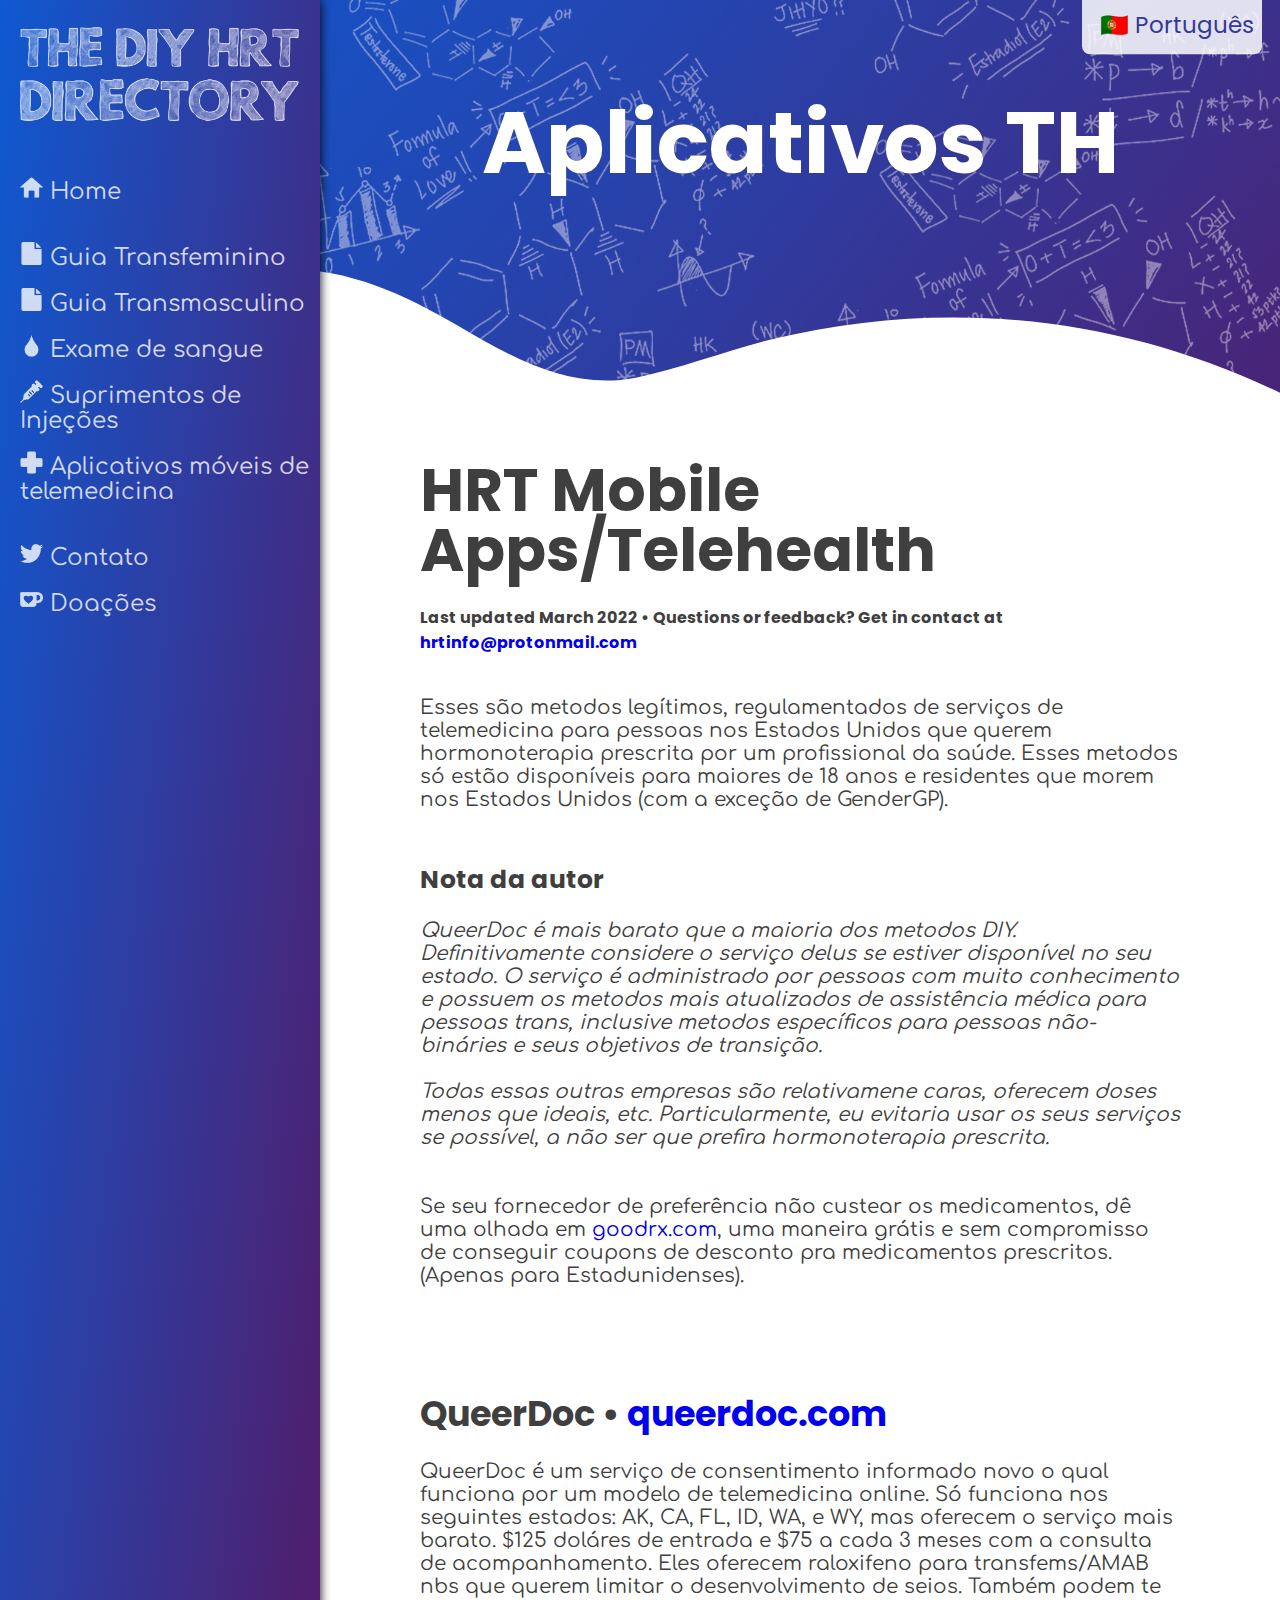
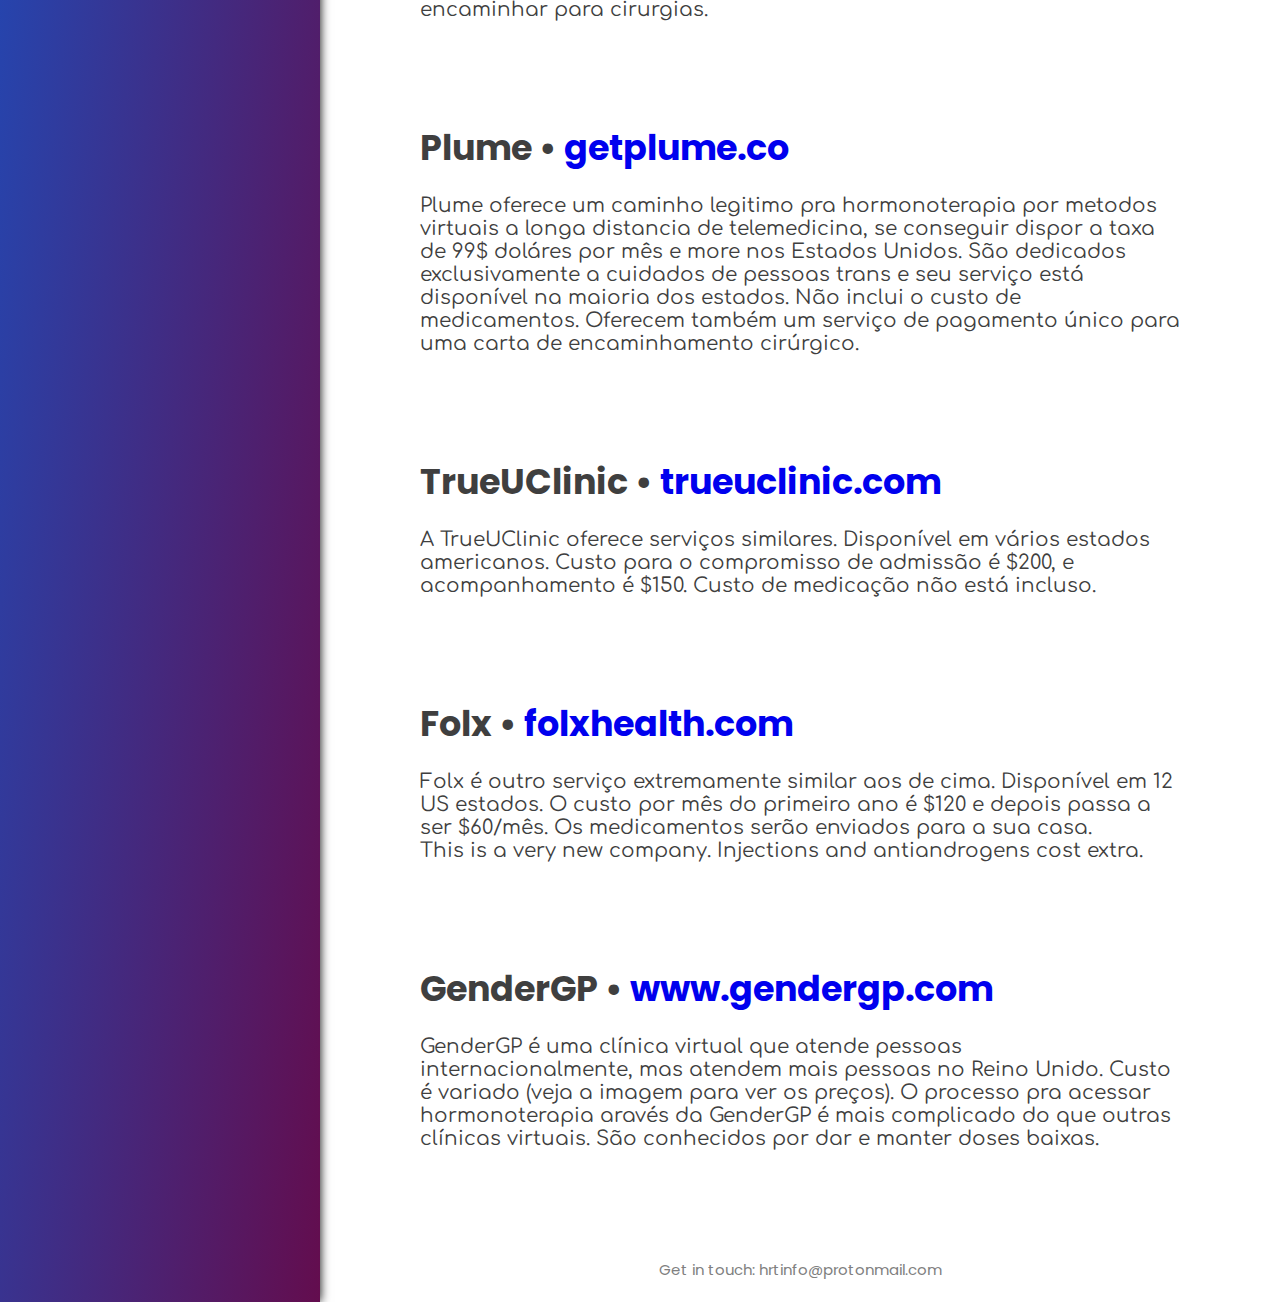
<file: pt/apps.html>
<!DOCTYPE html>
<html>
<head>
<link id="theme" rel="stylesheet"type="text/css" href="../css/main.css" title="main" />
<meta name="viewport" content="width=device-width, initial-scale=1">
<link href='https://fonts.googleapis.com/css?family=Comfortaa' rel='stylesheet'>
<link href="https://fonts.googleapis.com/css2?family=Poppins:wght@600&display=swap" rel="stylesheet">

<title>DIY HRT Directory | Apps</title>
<meta name="title" content="The DIY HRT Directory | Apps">
<meta name="description" content="All the information you need to be informed on DIY Hormone Replacement Therapy">

<!-- Open Graph / Facebook -->
<meta property="og:type" content="website">
<meta property="og:url" content="https://diyhrt.github.io">
<meta property="og:title" content="The DIY HRT Directory | Apps">
<meta property="og:description" content="All the information you need to be informed on DIY Hormone Replacement Therapy">
<meta property="og:image" content="https://raw.githubusercontent.com/diyhrt/diyhrt.github.io/main/images/embed.png">

<!-- Twitter -->
<meta property="twitter:card" content="summary_large_image">
<meta property="twitter:url" content="https://diyhrt.github.io">
<meta property="twitter:title" content="The DIY HRT Directory | Apps">
<meta property="twitter:description" content="All the information you need to be informed on DIY Hormone Replacement Therapy">
<meta property="twitter:image" content="https://raw.githubusercontent.com/diyhrt/diyhrt.github.io/main/images/embed.png">

<!-- Favicon -->
<link rel="apple-touch-icon" sizes="180x180" href="../images/favicon_io/apple-touch-icon.png">
<link rel="icon" type="image/png" sizes="32x32" href="../images/favicon_io/favicon-32x32.png">
<link rel="icon" type="image/png" sizes="16x16" href="../images/favicon_io/favicon-16x16.png">
<link rel="manifest" href="/site.webmanifest">
</head>
<body>

<div class="sidenav">

  <a href="index" style="padding: 0 0 16px 0">
    <img src="../images/title.png" alt="Italian Trulli" class="logo">
  </a>

  <div class = "linkGroup">
    <a href="index"><img src="../images/home.png" class="navSymbol"> Home</a>
  </div>

  <div class = "linkGroup">
    <a href="transfem"><img src="../images/doc.png" class="navSymbol"> Guia Transfeminino</a>
    <a href="transmasc"><img src="../images/doc.png" class="navSymbol"> Guia Transmasculino</a>
    <a href="bloodtests"><img src="../images/blood.png" class="navSymbol"> Exame de sangue</a>
    <a href="injectionsupplies"><img src="../images/needle2.png" class="navSymbol"> Suprimentos de Injeções</a>
    <a href="apps"><img src="../images/apps.png" class="navSymbol"> Aplicativos móveis de telemedicina</a>
  </div>

  <div class = "linkGroup">
    <a href="contact"><img src="../images/twitter.png" class="navSymbol"> Contato</a>
    <a href="https://ko-fi.com/bobposting" target="_blank"><img src="../images/kofi.png" class="navSymbol"> Doações</a>
  </div>
  
</div>

<section class="banner">
  <h1>Aplicativos TH</h1>
  <div class = "linkGroup">
    <div class="dropdown" style="float:right;">
      <button class="dropbtn">🇵🇹 Português</button>
      <div class="dropdown-content">
      <a href="../apps.html">🇬🇧 English</a>
      <a href="">🇵🇹 Português</a>
      </div>
    </div>
  </div>
</section>

<div class="main">
  <div class="custom-shape-divider-bottom-1645502261">
      <svg data-name="Layer 1" xmlns="http://www.w3.org/2000/svg" viewBox="0 0 1200 120" preserveAspectRatio="none">
          <path d="M0,0V5.63C149.93,59,314.09,71.32,475.83,42.57c43-7.64,84.23-20.12,127.61-26.46,59-8.63,112.48,12.24,165.56,35.4C827.93,77.22,886,95.24,951.2,90c86.53-7,172.46-45.71,248.8-84.81V0Z" class="shape-fill"></path>
      </svg>
  </div>

<h2>HRT Mobile Apps/Telehealth</h2> </br>
<h4>Last updated March 2022 • Questions or feedback? Get in contact at <a href="mailto:hrtinfo@protonmail.com" target="_blank" rel="noopener noreferrer">hrtinfo@protonmail.com </a></h4>

<p>Esses são metodos legítimos, regulamentados de serviços de telemedicina para pessoas nos Estados Unidos que querem hormonoterapia prescrita por um profissional da saúde. Esses metodos só estão disponíveis para maiores de 18 anos e residentes que morem nos Estados Unidos (com a exceção de GenderGP). </p>

<h6>Nota da autor</h6>
<p><i>
  QueerDoc é mais barato que a maioria dos metodos DIY. Definitivamente considere o serviço delus se estiver disponível no seu estado. O serviço é administrado por pessoas com muito conhecimento e possuem os metodos mais atualizados de assistência médica para pessoas trans, inclusive metodos específicos para pessoas não-bináries e seus objetivos de transição. 
  </br></br>
  Todas essas outras empresas são relativamene caras, oferecem doses menos que ideais, etc. Particularmente, eu evitaria usar os seus serviços se possível, a não ser que prefira hormonoterapia prescrita.
  </i></br></br></br>
  Se seu fornecedor de preferência não custear os medicamentos, dê uma olhada em <a href="https://www.goodrx.com/" target="_blank" rel="noopener noreferrer">goodrx.com</a>, uma maneira grátis e sem compromisso de conseguir coupons de desconto pra medicamentos prescritos. (Apenas para Estadunidenses).
</p>

<h5>QueerDoc • <a href="https://queerdoc.com/" target="_blank" rel="noopener noreferrer">queerdoc.com</a></h5>
<p>
  QueerDoc é um serviço de consentimento informado novo o qual funciona por um modelo de telemedicina online. Só funciona nos seguintes estados: AK, CA, FL, ID, WA, e WY, mas oferecem o serviço mais barato. $125 doláres de entrada e $75 a cada 3 meses com a consulta de acompanhamento. Eles oferecem raloxifeno para transfems/AMAB nbs que querem limitar o desenvolvimento de seios. Também podem te encaminhar para cirurgias.
</p>
<h5>Plume • <a href="https://getplume.co/" target="_blank" rel="noopener noreferrer">getplume.co</a></h5>
<p>
  Plume oferece um caminho legitimo pra hormonoterapia por metodos virtuais a longa distancia de telemedicina, se conseguir dispor a taxa de 99$ doláres por mês e more nos Estados Unidos. São dedicados exclusivamente a cuidados de pessoas trans e seu serviço está disponível na maioria dos estados. Não inclui o custo de medicamentos. Oferecem também um serviço de pagamento único para uma carta de encaminhamento cirúrgico.
</p>
<h5>TrueUClinic • <a href="https://trueuclinic.com/" target="_blank" rel="noopener noreferrer">trueuclinic.com</a></h5>
<p>
A TrueUClinic oferece serviços similares. Disponível em vários estados americanos. Custo para o compromisso de admissão é $200, e acompanhamento é $150. Custo de medicação não está incluso.
</p>
<h5>Folx • <a href="https://www.folxhealth.com/" target="_blank" rel="noopener noreferrer">folxhealth.com</a></h5>
<p>
  Folx é outro serviço extremamente similar aos de cima. Disponível em 12 US estados. O custo por mês do primeiro ano é $120 e depois passa a ser $60/mês. Os medicamentos serão enviados para a sua casa.</br>
  This is a very new company. Injections and antiandrogens cost extra.
</p>
<h5>GenderGP • <a href="https://www.gendergp.com/" target="_blank" rel="noopener noreferrer">www.gendergp.com</a></h5>
<p>
  GenderGP é uma clínica virtual que atende pessoas internacionalmente, mas atendem mais pessoas no Reino Unido. Custo é variado (veja a imagem para ver os preços). O processo pra acessar hormonoterapia aravés da GenderGP é mais complicado do que outras clínicas virtuais. São conhecidos por dar e manter doses baixas.
</p>


</br></br>
</div>
</body>

<footer>
<a href="mailto:hrtinfo@protonmail.com" target="_blank" rel="noopener noreferrer">Get in touch: hrtinfo@protonmail.com </a>
</footer>
</html>
</file>
<file: css/main.css>
body {
  /*font-family: "Lato", sans-serif;*/
font-family: 'Poppins', sans-serif;
  color:#3f3f3f;
  min-height: 100vh;
  margin: 0;
  padding: 0;
  position: relative;
}

a {
  text-decoration: none;
}
p2 {
  color:red;
}
h2{
  color:#3f3f3f;
  line-height: 1;
}

h4{
    padding:0;
    margin-top:0;
    padding-bottom:20px;
}

h5{
  padding:0;
  margin-bottom: 0;
}

h6{
  font-size: 25px;
  padding:0;
  padding-top:30px;
  margin:0;
}

h7{
  font-size: 20px;
  padding:0;
  margin:0;
}

li{
  margin-left:25px;
  padding-left:10px;
  padding-bottom: 5px;
}

/* Navbar */
.sidenav {
  width: 20rem;
  height: 100%;
  position: absolute;
  z-index: 1;
  top: 0;
  left: 0;
  background: linear-gradient(to bottom right, #0f59d1, #630d4e);
  overflow-x: hidden;
  padding-top: 20px;
  font-family: 'Comfortaa';
  box-shadow:  0px 0px 10px black;
}

.sidenav a {

  text-decoration: none;
  color: #fff;
  display: block;
  opacity: 0.8;
  transition: opacity .3s ease-out;
}

.sidenav a:hover {
  opacity: 1;
}

.logo{
  height:auto;
}

#language{
  color:#32399b;
  /* color: rgba(255, 255, 255, 0.85); */
  opacity: 1;
  background: rgba(255, 255, 255, 0.85);
  /* background: rgba(255, 255, 255, 0.0); */
  top:10px;
  float:right;
  text-decoration: none;
  font-family: 'Comfortaa';
  border-width: 0px;
  width:auto;
  border-radius: 10px;
  border-color: #fff;
  margin-right:18px;

}
#language option{
  background-color: rgba(255, 255, 255, 1);
  color:#32399b;
  border-width: 0px;
  border-color: #fff;
  margin-left:340px;
  font-family: 'Comfortaa';
}


.dropbtn {
  background: rgba(255, 255, 255, 0.85);
  color:#32399b;
  /* border-radius: 10px; */
  border-radius: 0px 0px 8px 8px;
  text-decoration: none;
  /* font-family: 'Comfortaa'; */
  font-family: 'Poppins', sans-serif;
  width:auto;
  margin-right:18px;
  padding: 16px;
  font-size: 16px;
  border: none;
  cursor: pointer;
  transition: background-color .1s ease-out, border-radius .1s ease-out;
}

.dropdown {
  position: relative;
  display: inline-block;
}

.dropdown-content {
  display: none;
  position: absolute;
  margin-right:18px;
  right: 0;
  background-color: #f9f9f9;
  /* min-width: 160px; */
  box-shadow: 0px 8px 16px 0px rgba(0,0,0,0.2);
  z-index: 1;
}

.dropdown-content a {
  color: black;
  padding: 12px 16px;
  text-decoration: none;
  display: block;
}

.dropdown-content a:hover {background-color: #f1f1f1;}

.dropdown:hover .dropdown-content {
  display: block;
}

.dropdown:hover .dropbtn {
  background-color: #fff;
  border-radius: 8px 8px 0px 0px;
}


/* Responsive columns for the navbar */
@media screen and (max-width: 600px) {
  .sidenav {
    width: 5rem;
    height: 100%;
    text-align: center;
  }
  .main, .banner, footer{
    margin-left: 5rem; /* Must be same as the width of the sidenav */
  }
  .logo{
    width:4rem;
    padding: 6px 8px 6px 7px;
  }
  .sidenav a{
    font-size: 7px;
    padding: 6px 8px 12px 5px;
  }
  .dropbtn{
    font-size: 10px;
    padding: 9px 11px 9px 11px;
    text-align: left;
    -ms-transform: translateY(-212%);
    transform: translateY(-212%);
    width:90px
  }

  .dropdown-content{
    width:90px;
    font-size: 8px;
    text-align: left;
    -ms-transform: translateY(-96%);
    transform: translateY(-96%);
  }
  .linkGroup{
    padding-top:18px;
  }
  .navSymbol{
    height:30px;
    display:block;
    padding-bottom: 6px;
    margin: auto;
  }
  p, li{
    font-size: 10px;
    color:#3f3f3f;
    font-family: Comfortaa;
  }
  h7{
    font-size: 12px;
  }
  h5{
    font-size: 20px;
  }
  h6{
    font-size: 15px;
  }
  h2{
    font-weight: 500px;
    font-size: 32px;
    color:#3f3f3f;
    margin-bottom: 20px;
  }
  .main{
    padding: 10px 20px 10px;
  }
  .banner{
    height:100px;
  }
  .banner h1{
    font-size: 32px;
    -ms-transform: translateY(60%);
    transform: translateY(60%);
  }
  .custom-shape-divider-bottom-1645502261 {
    display: none;
  }
  footer{
    padding-top:10px;
  }
  footer a{
      font-size: 10px;
  }
  footer img{
    height:10px;
  }
  .notes h1{
    font-size:20px;
  }
}

@media screen and (min-width: 601px) {
  .sidenav {
    width: 10rem;
    height: 100%;
    text-align: center;
  }
  .main, .banner, footer {
    margin-left: 10rem; /* Must be same as the width of the sidenav */
  }
  .logo{
    width:7.5rem;
    padding: 6px 8px 6px 9px;
  }
  .sidenav a {
    font-size: 15px;
    padding: 6px 8px 12px 9px;
  }
  #language {
    font-size: 15px;
    padding: 9px 8px 9px 11px;
    text-align: left;
    -ms-transform: translateY(-210%);
    transform: translateY(-210%);
  }
  .dropbtn{
    font-size: 17px;
    padding: 9px 8px 9px 11px;
    text-align: left;
    -ms-transform: translateY(-254%);
    transform: translateY(-254%);
    width:140px
  }

  .dropdown-content{
    width:140px;
    font-size: 13px;
    text-align: left;
    -ms-transform: translateY(-130%);
    transform: translateY(-130%);
  }
  .linkGroup{
    padding-top:18px;
  }
  .navSymbol{
    height:30px;
    display:block;
    padding-bottom: 6px;
    margin: auto;
  }
  p, li{
    font-size: 15px;
    color:#3f3f3f;
    font-family: Comfortaa;
  }
  h5{
    font-size: 30px;
    margin-top:50px;
  }
  h6{
    font-size: 20px;
  }
  h7{
    font-size: 17px;
  }
  h2{
    font-weight: 500px;
    font-size: 40px;
  }
  .main{
    padding: 10px 70px 10px;
  }
  .banner{
    height:400px;
  }
  .banner h1{
    font-size: 60px;
    -ms-transform: translateY(110%);
    transform: translateY(110%);
  }
  footer{
    padding-top:27px;
  }
  footer a{
      font-size: 15px;
  }
  footer img{
    height:14px;
  }
  .notes h1{
    font-size:25px;
  }
}
@media screen and (min-width: 1000px) {
  .sidenav {
    width: 20rem;
    height: 100%;
  }
  .main, .banner, footer, .custom-shape-divider-bottom-1645502261 {
    margin-left: 20rem; /* Must be same as the width of the sidenav */
  }
  .logo{
    width:17.5rem;
    padding: 6px 8px 6px 20px;
  }
  .sidenav a{
    font-size: 23px;
    padding: 6px 8px 12px 20px;
    text-align: left;
  }
  #language {
    font-size: 23px;
    padding: 12px 8px 12px 20px;
    text-align: left;
    -ms-transform: translateY(-250%);
    transform: translateY(-250%);
  }
  .dropbtn{
    font-size: 23px;
    padding: 12px 0 12px 18px;
    text-align: left;
    -ms-transform: translateY(-265%);
    transform: translateY(-265%);
    width:180px;
  }
  .dropdown-content{
    width:180px;
    font-size: 18px;
    text-align: left;
    -ms-transform: translateY(-159%);
    transform: translateY(-159%);
  }
  .linkGroup{
    padding-top:20px;
  }
  .navSymbol{
    height:23px;
    display:initial;
    padding-bottom: 0;

  }
  p, li{
    font-size: 20px;
    color:#3f3f3f;
    font-family: Comfortaa;
  }
  h7{
    font-size: 22px;
  }
  h5{
    font-size: 35px;
    margin-top:100px;
  }
  h6{
    font-size: 25px;
  }
  h2{
    font-weight: 500px;
    font-size: 60px;
    color:#3f3f3f;
    margin-bottom: 0;
  }
  .main{
    padding: 10px 100px 10px;
  }
  .banner{
    height:400px;
  }
  .banner h1{
    font-size: 87px;
    -ms-transform: translateY(60%);
    transform: translateY(60%);
  }
  footer{
    padding-top:27px;
  }
  footer a{
      font-size: 15px;
  }
  footer img{
    height:14px;
  }
  .notes h1{
    font-size:30px;
  }
}


/* Banner */
.banner{
  background-image: url(../images/banner2.png);
  background-position: bottom;
  background-size: cover;
}

.banner h1{
  color:white;
  text-align: center;
  padding:0;
  margin:0;
  text-shadow:  0px 0px 0px black;
}

.custom-shape-divider-bottom-1645502261 {
    position: absolute;
    top:227px;
    left: -20rem;
    overflow: hidden;
    line-height: 0;
    width: 100%;
    transform: rotate(180deg);
    margin-left: 20rem; /* Must be same as the width of the sidenav */
}

.custom-shape-divider-bottom-1645502261 svg {
    position: relative;
    display: block;
    width: calc(100% + 1.3px);
    height: 174px;
}

.custom-shape-divider-bottom-1645502261 .shape-fill {
    fill: #FFFFFF;
}

/* Content */

.main {
  height: 100%;
}


.boxArea{
  text-align: center;
  padding-bottom: 60px;
}

/* Float four columns side by side */
.column {
  float: left;
}
.column2 {
  float: left;
}

.card img{
  width:100%;
}

/* Remove extra left and right margins, due to padding */
.row {
  padding-top: 40px;
  margin: 0 -5px;
  width:100%;
}

/* Clear floats after the columns */
.row:after {
  content: "";
  display: table;
  clear: both;
}

/* Responsive columns for the cards */
@media screen and (max-width: 1200px) {
  .column {
    width: 100%;
    display: block;
    margin-bottom: 20px;
    padding: 0 2%;
  }
  .column2 {
    width: 100%;
    display: block;
    margin-bottom: 20px;
    padding: 0 2%;
  }
}
@media screen and (min-width: 1200px) {
  .column {
    width: 31%;
    padding: 0 1%;
  }
  .column2 {
    width: 45%;
    display: block;
    margin-bottom: 20px;
    padding: 0 2%;
  }
}

/* Style the counter cards */
.card {
  box-shadow: 0 4px 8px 0 rgba(0, 0, 0, 0.2);
  background-color: #e9eef7;
  text-align: left;
  color:#3f3f3f;
  padding-bottom:10px;
  transition: all .2s ease-out;
  border-radius: 5px;
}

.card img{
  border-radius: 5px 5px 0 0;
}

.card p{
  padding-left:25px;
  padding-right:25px;
  font-size: 17px;
  font-family: 'Comfortaa';
}

.card h3{
  padding-left:25px;

  font-size: 30px;
  margin:10px 0 0 0;
}

.card:hover{
  transform: scale(1.02);
  box-shadow: 0 4px 12px 0 rgba(0, 0, 0, 0.2);
}

/* Footer */

footer{
  text-decoration:none;
  text-align: center;
  color:grey;
}

footer a{
    text-decoration:none;
    color: grey;
}

footer img{
  opacity:80%;
}


/* Doc Content */

.notes{
  background-color: #e9eef7;
  margin-bottom: 20px;
  padding: 1px 30px 1px 30px;
  border-radius: 30px;
  box-shadow: 0 4px 8px 0 rgba(0, 0, 0, 0.1);
}

.notes h1{
  color: #3f3f3f;
}

.notes p{
  margin-top: 0;
}

.notes li a{
  text-decoration:none;
  color:#1f66cc;
}

.contentImage{
  padding-top:20px;
  padding-bottom:20px;
  width:50%;
  display: block;
  min-width: 250px;
}

.video-container {
    position: relative;
    padding-bottom: 30.25%; /* 16:9 */
    height: 0;
}
.video-container iframe {
    position: absolute;
    top: 0;
    left: 0;
    width: 55%;
    height: 100%;
}


/* contact */

.contact {
  box-shadow: 0 4px 8px 0 rgba(0, 0, 0, 0.2);
  background-color: #e9eef7;
  text-align: left;
  color:#3f3f3f;
  padding-bottom:10px;
  transition: all .2s ease-out;
  border-radius: 5px;
    flex: 1;
}

.contactBanner{
  border-radius: 5px 5px 0 0;
  width:100%;
  height:200px;
  object-fit: cover;

}

.contact p{
  padding-left:25px;
  padding-right:25px;
  padding-top: 0;
  margin-top: 0;
  font-size: 17px;
  font-family: 'Comfortaa';
}

.contact h3{
  padding-left:25px;
  padding-bottom: 0;
  font-size: 30px;
  margin:10px 0 0 0;
}

.contact:hover{
  transform: scale(1.02);
  box-shadow: 0 4px 12px 0 rgba(0, 0, 0, 0.2);
}

.contactLogo{
  padding-top:10px;
  height:20px;
}

/* Image expand */

#myImg {
  border-radius: 5px;
  cursor: pointer;
  transition: 0.3s;
}

#myImg:hover {opacity: 0.7;}

/* The Modal (background) */
.modal {
  display: none; /* Hidden by default */
  position: fixed; /* Stay in place */
  z-index: 1; /* Sit on top */
  padding-top: 100px; /* Location of the box */
  left: 0;
  top: 0;
  width: 100%; /* Full width */
  height: 100%; /* Full height */
  overflow: auto; /* Enable scroll if needed */
  background-color: rgb(0,0,0); /* Fallback color */
  background-color: rgba(0,0,0,0.9); /* Black w/ opacity */
}

/* Modal Content (image) */
.modal-content {
  margin: auto;
  display: block;
  width: 80%;
  max-width: 700px;
}

/* Caption of Modal Image */
#caption {
  margin: auto;
  display: block;
  width: 80%;
  max-width: 700px;
  text-align: center;
  color: #ccc;
  padding: 10px 0;
  height: 150px;
}

/* Add Animation */
.modal-content, #caption {
  -webkit-animation-name: zoom;
  -webkit-animation-duration: 0.6s;
  animation-name: zoom;
  animation-duration: 0.6s;
}

@-webkit-keyframes zoom {
  from {-webkit-transform:scale(0)}
  to {-webkit-transform:scale(1)}
}

@keyframes zoom {
  from {transform:scale(0)}
  to {transform:scale(1)}
}

/* The Close Button */
.close {
  position: absolute;
  top: 15px;
  right: 35px;
  color: #f1f1f1;
  font-size: 40px;
  font-weight: bold;
  transition: 0.3s;
}

.close:hover,
.close:focus {
  color: #bbb;
  text-decoration: none;
  cursor: pointer;
}

/* 100% Image Width on Smaller Screens */
@media only screen and (max-width: 700px){
  .modal-content {
    width: 100%;
  }
}
</file>
